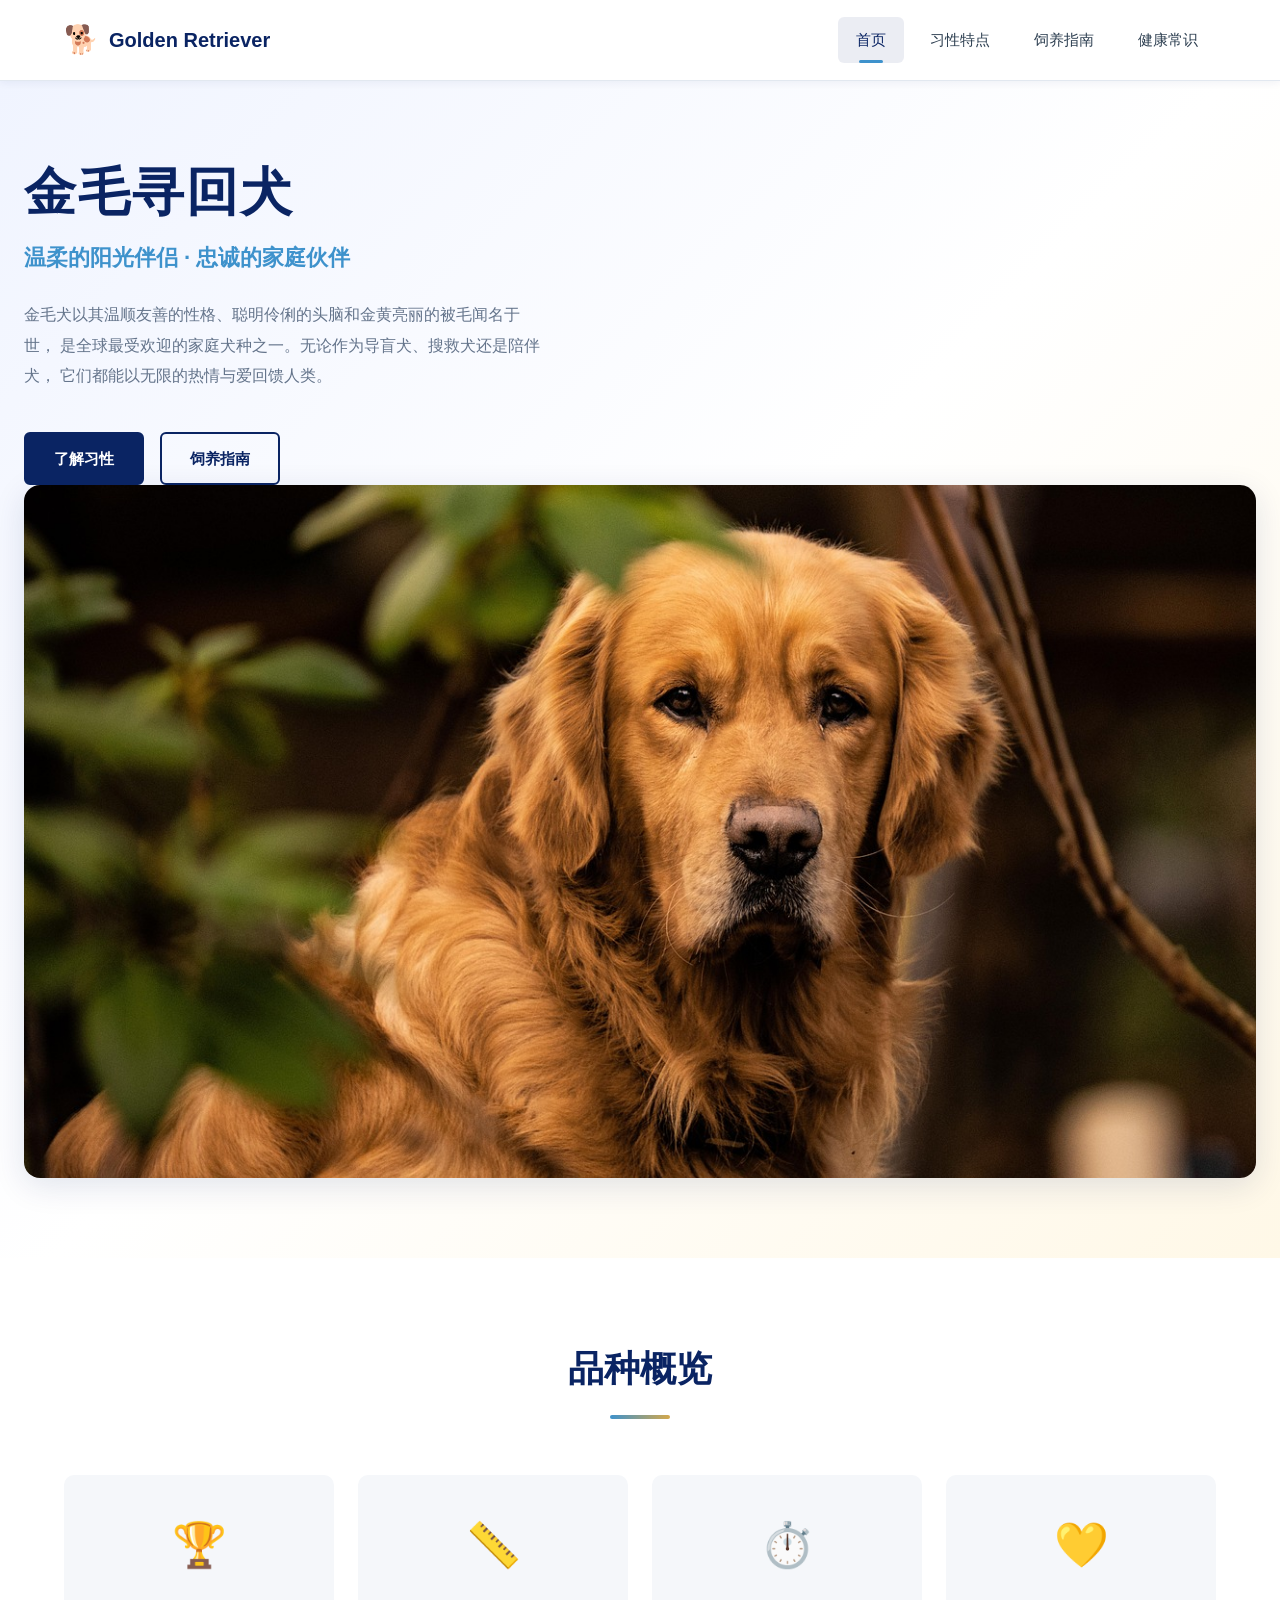
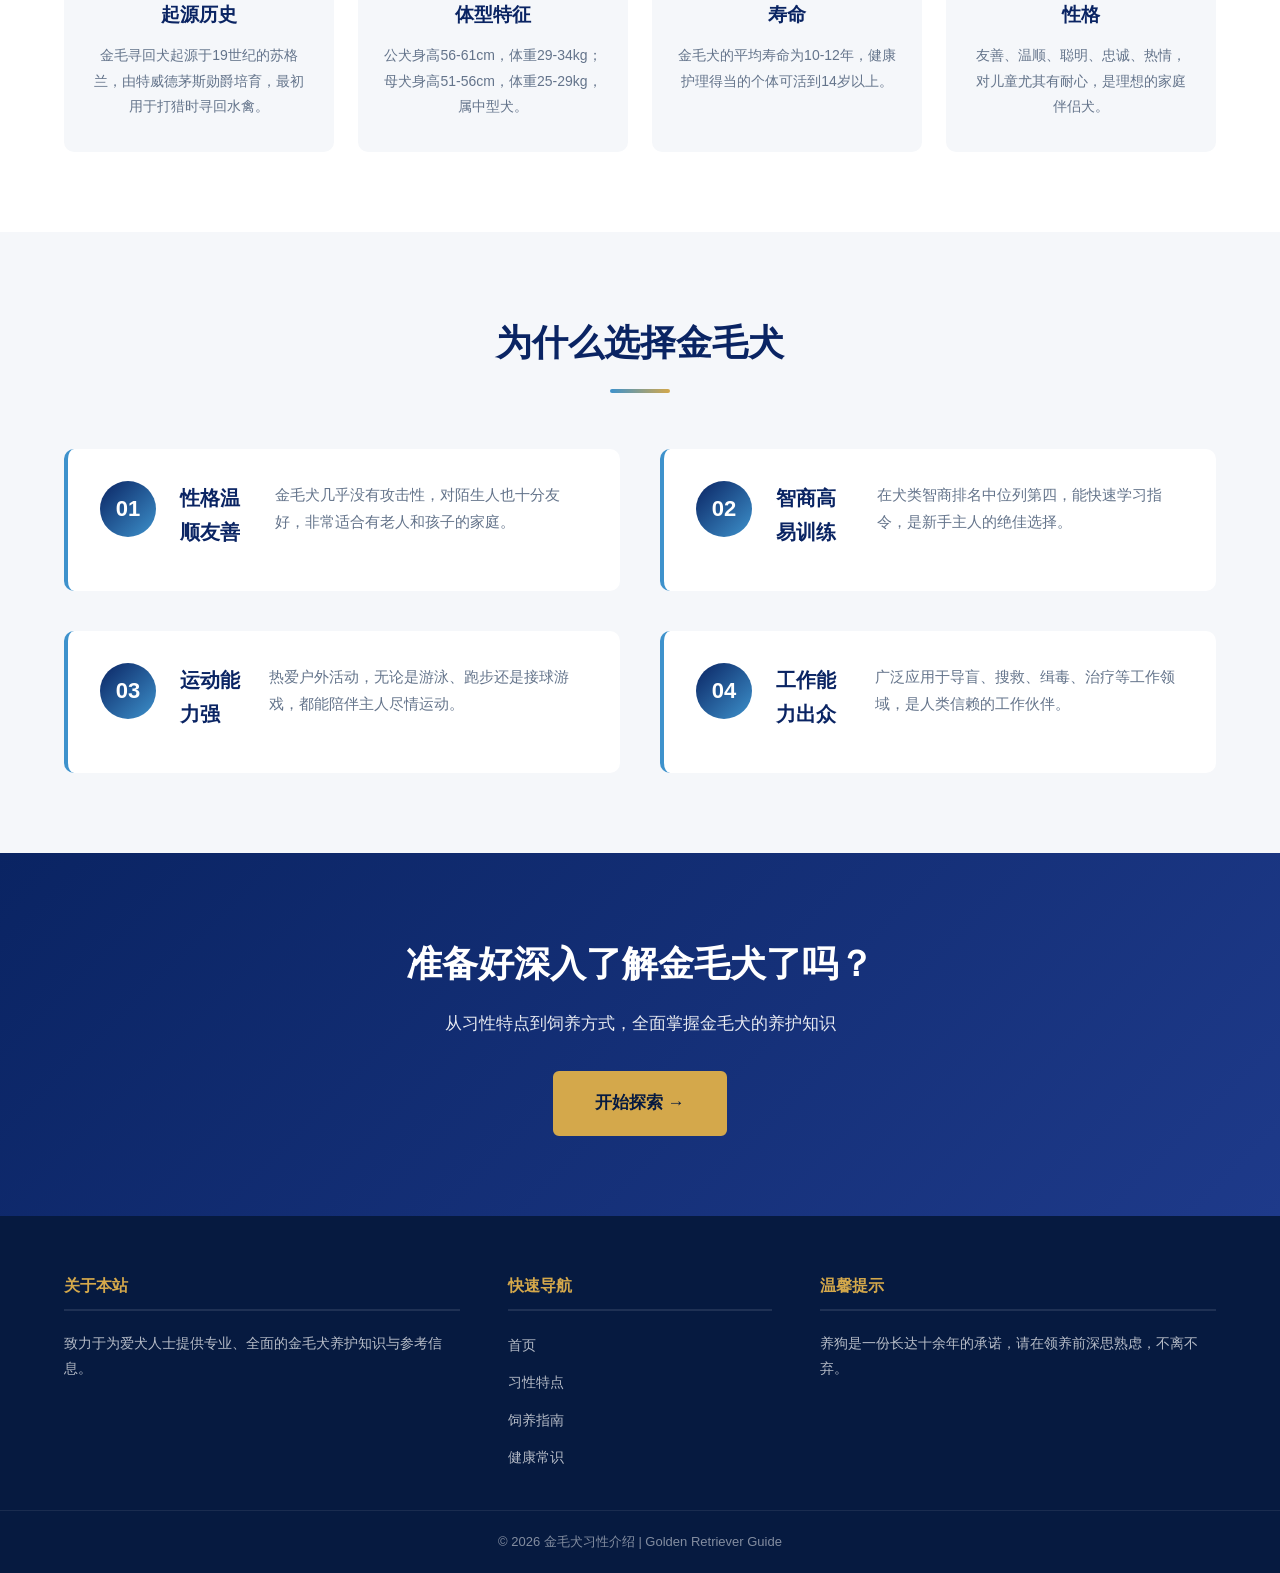
<file: index.html>
<!DOCTYPE html>
<html lang="zh-CN">
<head>
    <meta charset="UTF-8">
    <meta name="viewport" content="width=device-width, initial-scale=1.0">
    <meta name="description" content="金毛犬习性介绍 - 了解这一温顺友善的犬种，探索它们的性格特点、饲养方式与健康常识">
    <meta name="keywords" content="金毛犬,金毛寻回犬,金毛习性,金毛饲养,宠物狗">
    <title>金毛犬习性介绍 | Golden Retriever</title>
    <link rel="stylesheet" href="style.css">
</head>
<body>
    <header class="site-header">
        <nav class="nav-container">
            <a href="index.html" class="logo">
                <span class="logo-icon">🐕</span>
                <span class="logo-text">Golden Retriever</span>
            </a>
            <ul class="nav-menu">
                <li><a href="index.html" class="active">首页</a></li>
                <li><a href="traits.html">习性特点</a></li>
                <li><a href="care.html">饲养指南</a></li>
                <li><a href="health.html">健康常识</a></li>
            </ul>
            <button class="nav-toggle" aria-label="菜单"><span></span><span></span><span></span></button>
        </nav>
    </header>

    <main>
        <section class="hero">
            <div class="hero-content">
                <h1>金毛寻回犬</h1>
                <p class="hero-subtitle">温柔的阳光伴侣 · 忠诚的家庭伙伴</p>
                <p class="hero-desc">
                    金毛犬以其温顺友善的性格、聪明伶俐的头脑和金黄亮丽的被毛闻名于世，
                    是全球最受欢迎的家庭犬种之一。无论作为导盲犬、搜救犬还是陪伴犬，
                    它们都能以无限的热情与爱回馈人类。
                </p>
                <div class="hero-buttons">
                    <a href="traits.html" class="btn btn-primary">了解习性</a>
                    <a href="care.html" class="btn btn-outline">饲养指南</a>
                </div>
            </div>
            <div class="hero-image">
                <img src="golden-home.jpg" alt="金毛犬在公园中">
            </div>
        </section>

        <section class="overview">
            <div class="container">
                <h2 class="section-title">品种概览</h2>
                <div class="overview-grid">
                    <article class="overview-card"><div class="card-icon">🏆</div><h3>起源历史</h3><p>金毛寻回犬起源于19世纪的苏格兰，由特威德茅斯勋爵培育，最初用于打猎时寻回水禽。</p></article>
                    <article class="overview-card"><div class="card-icon">📏</div><h3>体型特征</h3><p>公犬身高56-61cm，体重29-34kg；母犬身高51-56cm，体重25-29kg，属中型犬。</p></article>
                    <article class="overview-card"><div class="card-icon">⏱️</div><h3>寿命</h3><p>金毛犬的平均寿命为10-12年，健康护理得当的个体可活到14岁以上。</p></article>
                    <article class="overview-card"><div class="card-icon">💛</div><h3>性格</h3><p>友善、温顺、聪明、忠诚、热情，对儿童尤其有耐心，是理想的家庭伴侣犬。</p></article>
                </div>
            </div>
        </section>

        <section class="features">
            <div class="container">
                <h2 class="section-title">为什么选择金毛犬</h2>
                <div class="features-wrapper">
                    <div class="feature-item"><div class="feature-num">01</div><h3>性格温顺友善</h3><p>金毛犬几乎没有攻击性，对陌生人也十分友好，非常适合有老人和孩子的家庭。</p></div>
                    <div class="feature-item"><div class="feature-num">02</div><h3>智商高易训练</h3><p>在犬类智商排名中位列第四，能快速学习指令，是新手主人的绝佳选择。</p></div>
                    <div class="feature-item"><div class="feature-num">03</div><h3>运动能力强</h3><p>热爱户外活动，无论是游泳、跑步还是接球游戏，都能陪伴主人尽情运动。</p></div>
                    <div class="feature-item"><div class="feature-num">04</div><h3>工作能力出众</h3><p>广泛应用于导盲、搜救、缉毒、治疗等工作领域，是人类信赖的工作伙伴。</p></div>
                </div>
            </div>
        </section>

        <section class="cta">
            <div class="container cta-content">
                <h2>准备好深入了解金毛犬了吗？</h2>
                <p>从习性特点到饲养方式，全面掌握金毛犬的养护知识</p>
                <a href="traits.html" class="btn btn-primary btn-large">开始探索 →</a>
            </div>
        </section>
    </main>

    <footer class="site-footer">
        <div class="container footer-content">
            <div class="footer-col"><h4>关于本站</h4><p>致力于为爱犬人士提供专业、全面的金毛犬养护知识与参考信息。</p></div>
            <div class="footer-col"><h4>快速导航</h4><ul><li><a href="index.html">首页</a></li><li><a href="traits.html">习性特点</a></li><li><a href="care.html">饲养指南</a></li><li><a href="health.html">健康常识</a></li></ul></div>
            <div class="footer-col"><h4>温馨提示</h4><p>养狗是一份长达十余年的承诺，请在领养前深思熟虑，不离不弃。</p></div>
        </div>
        <div class="footer-bottom"><p>&copy; 2026 金毛犬习性介绍 | Golden Retriever Guide</p></div>
    </footer>
    <script src="main.js"></script>
</body>
</html>
</file>
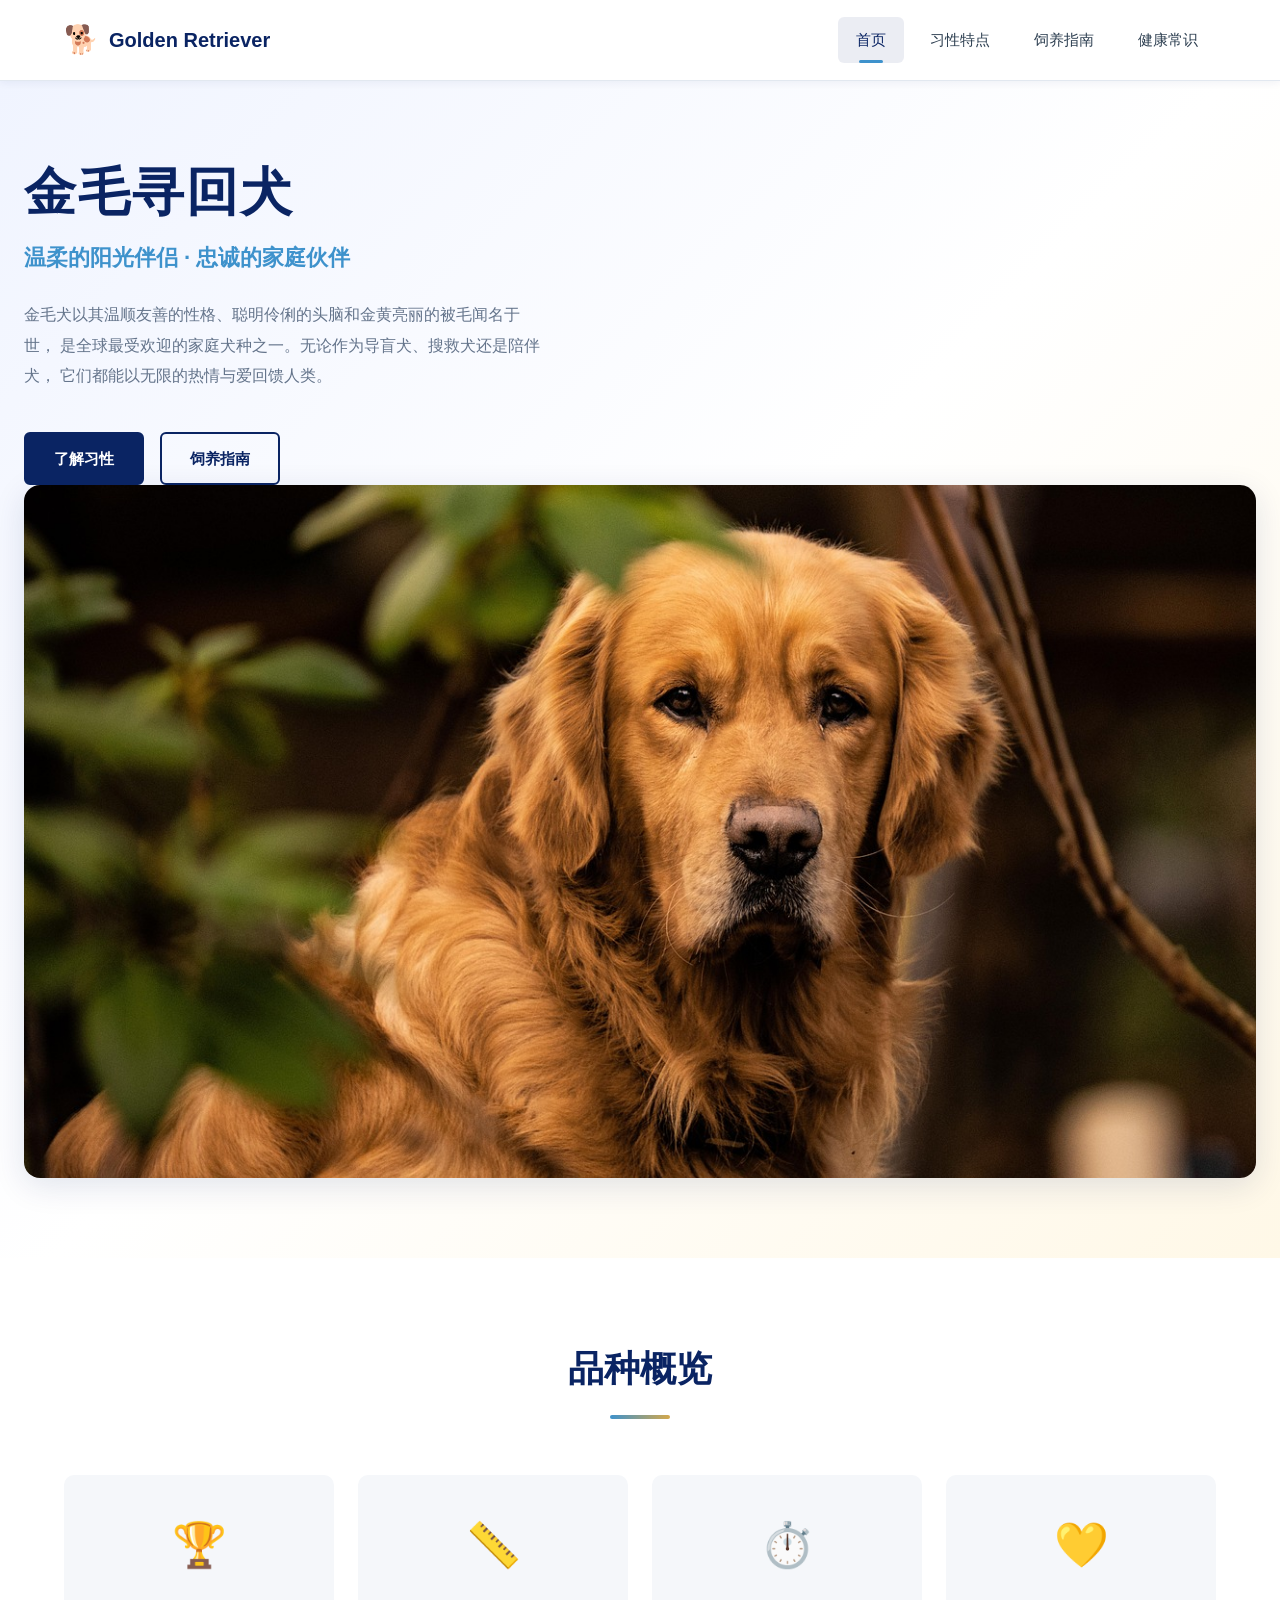
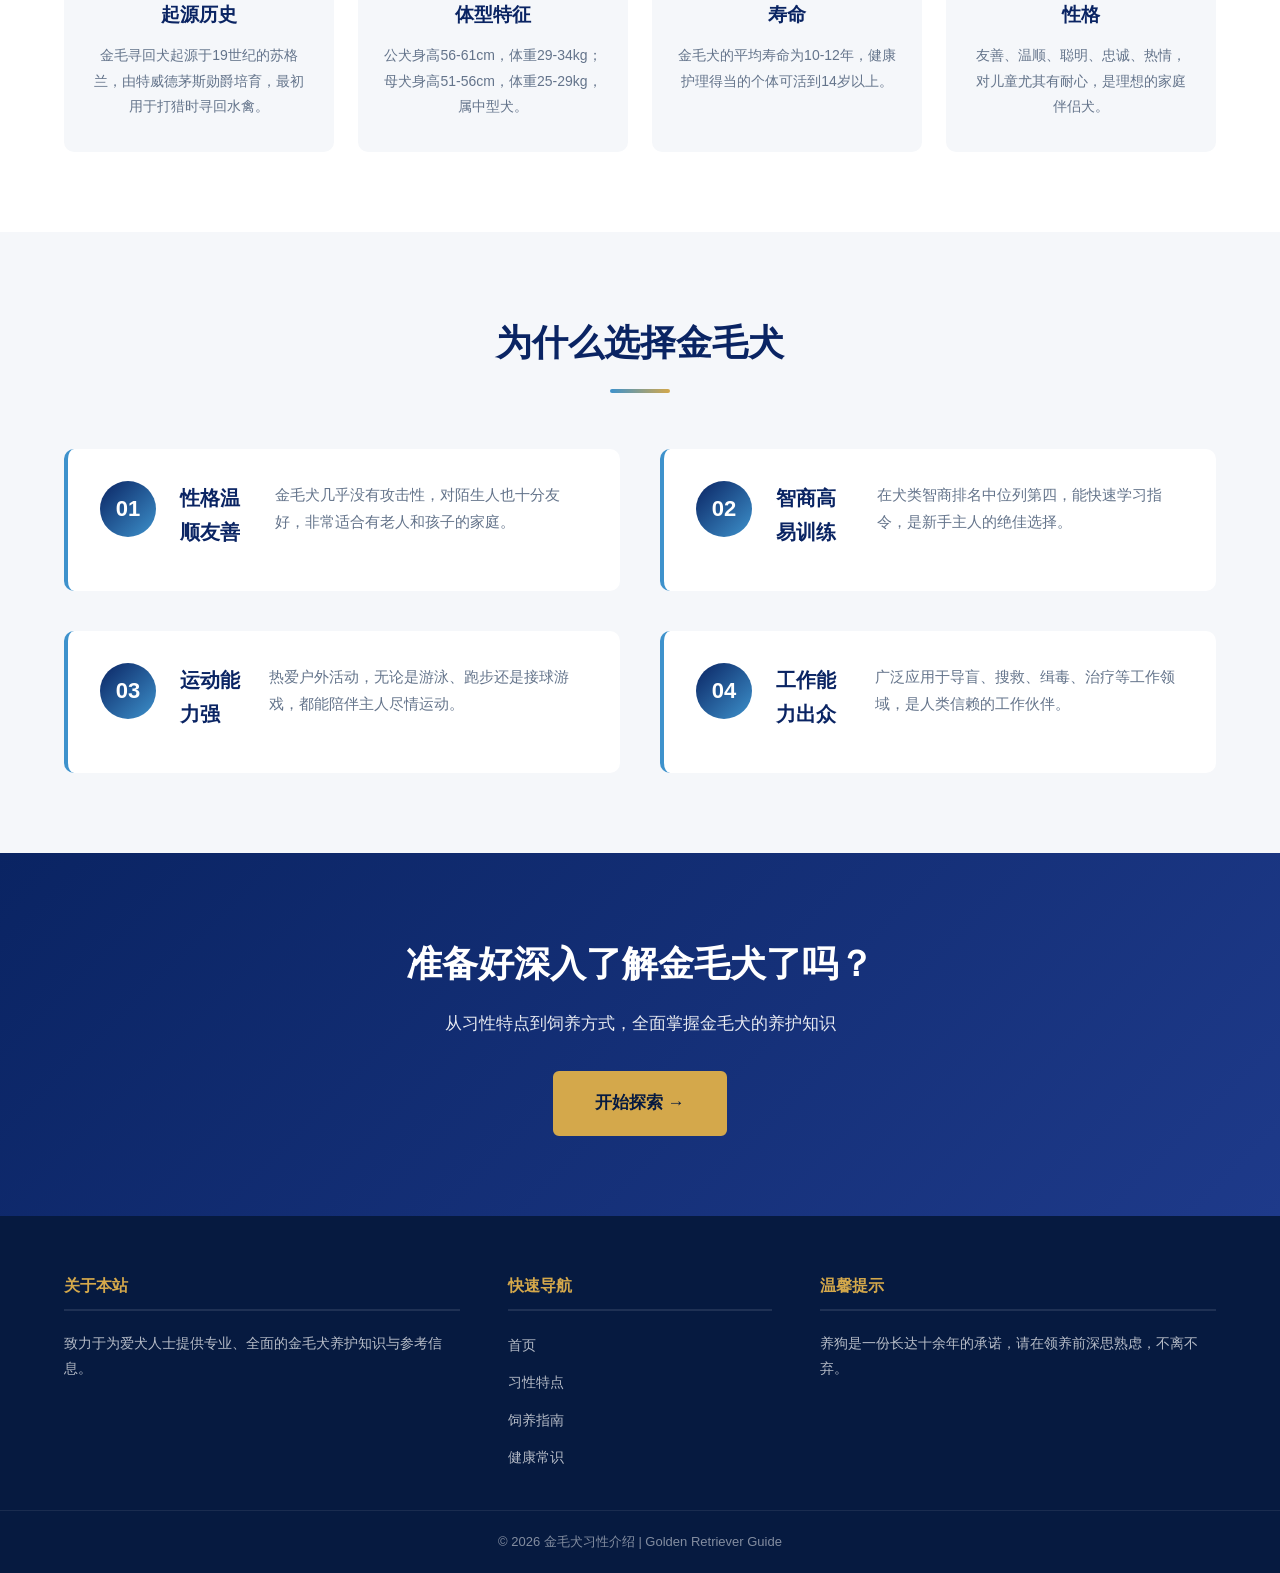
<file: golden-retriever/index.html>
<!DOCTYPE html>
<html lang="zh-CN">
<head>
    <meta charset="UTF-8">
    <meta name="viewport" content="width=device-width, initial-scale=1.0">
    <meta name="description" content="金毛犬习性介绍 - 了解这一温顺友善的犬种，探索它们的性格特点、饲养方式与健康常识">
    <meta name="keywords" content="金毛犬,金毛寻回犬,金毛习性,金毛饲养,宠物狗">
    <title>金毛犬习性介绍 | Golden Retriever</title>
    <link rel="stylesheet" href="css/style.css">
</head>
<body>
    <header class="site-header">
        <nav class="nav-container">
            <a href="index.html" class="logo">
                <span class="logo-icon">🐕</span>
                <span class="logo-text">Golden Retriever</span>
            </a>
            <ul class="nav-menu">
                <li><a href="index.html" class="active">首页</a></li>
                <li><a href="traits.html">习性特点</a></li>
                <li><a href="care.html">饲养指南</a></li>
                <li><a href="health.html">健康常识</a></li>
            </ul>
            <button class="nav-toggle" aria-label="菜单"><span></span><span></span><span></span></button>
        </nav>
    </header>

    <main>
        <section class="hero">
            <div class="hero-content">
                <h1>金毛寻回犬</h1>
                <p class="hero-subtitle">温柔的阳光伴侣 · 忠诚的家庭伙伴</p>
                <p class="hero-desc">
                    金毛犬以其温顺友善的性格、聪明伶俐的头脑和金黄亮丽的被毛闻名于世，
                    是全球最受欢迎的家庭犬种之一。无论作为导盲犬、搜救犬还是陪伴犬，
                    它们都能以无限的热情与爱回馈人类。
                </p>
                <div class="hero-buttons">
                    <a href="traits.html" class="btn btn-primary">了解习性</a>
                    <a href="care.html" class="btn btn-outline">饲养指南</a>
                </div>
            </div>
            <div class="hero-image">
                <img src="images/golden-home.jpg" alt="金毛犬在公园中">
            </div>
        </section>

        <section class="overview">
            <div class="container">
                <h2 class="section-title">品种概览</h2>
                <div class="overview-grid">
                    <article class="overview-card"><div class="card-icon">🏆</div><h3>起源历史</h3><p>金毛寻回犬起源于19世纪的苏格兰，由特威德茅斯勋爵培育，最初用于打猎时寻回水禽。</p></article>
                    <article class="overview-card"><div class="card-icon">📏</div><h3>体型特征</h3><p>公犬身高56-61cm，体重29-34kg；母犬身高51-56cm，体重25-29kg，属中型犬。</p></article>
                    <article class="overview-card"><div class="card-icon">⏱️</div><h3>寿命</h3><p>金毛犬的平均寿命为10-12年，健康护理得当的个体可活到14岁以上。</p></article>
                    <article class="overview-card"><div class="card-icon">💛</div><h3>性格</h3><p>友善、温顺、聪明、忠诚、热情，对儿童尤其有耐心，是理想的家庭伴侣犬。</p></article>
                </div>
            </div>
        </section>

        <section class="features">
            <div class="container">
                <h2 class="section-title">为什么选择金毛犬</h2>
                <div class="features-wrapper">
                    <div class="feature-item"><div class="feature-num">01</div><h3>性格温顺友善</h3><p>金毛犬几乎没有攻击性，对陌生人也十分友好，非常适合有老人和孩子的家庭。</p></div>
                    <div class="feature-item"><div class="feature-num">02</div><h3>智商高易训练</h3><p>在犬类智商排名中位列第四，能快速学习指令，是新手主人的绝佳选择。</p></div>
                    <div class="feature-item"><div class="feature-num">03</div><h3>运动能力强</h3><p>热爱户外活动，无论是游泳、跑步还是接球游戏，都能陪伴主人尽情运动。</p></div>
                    <div class="feature-item"><div class="feature-num">04</div><h3>工作能力出众</h3><p>广泛应用于导盲、搜救、缉毒、治疗等工作领域，是人类信赖的工作伙伴。</p></div>
                </div>
            </div>
        </section>

        <section class="cta">
            <div class="container cta-content">
                <h2>准备好深入了解金毛犬了吗？</h2>
                <p>从习性特点到饲养方式，全面掌握金毛犬的养护知识</p>
                <a href="traits.html" class="btn btn-primary btn-large">开始探索 →</a>
            </div>
        </section>
    </main>

    <footer class="site-footer">
        <div class="container footer-content">
            <div class="footer-col"><h4>关于本站</h4><p>致力于为爱犬人士提供专业、全面的金毛犬养护知识与参考信息。</p></div>
            <div class="footer-col"><h4>快速导航</h4><ul><li><a href="index.html">首页</a></li><li><a href="traits.html">习性特点</a></li><li><a href="care.html">饲养指南</a></li><li><a href="health.html">健康常识</a></li></ul></div>
            <div class="footer-col"><h4>温馨提示</h4><p>养狗是一份长达十余年的承诺，请在领养前深思熟虑，不离不弃。</p></div>
        </div>
        <div class="footer-bottom"><p>&copy; 2026 金毛犬习性介绍 | Golden Retriever Guide</p></div>
    </footer>
    <script src="js/main.js"></script>
</body>
</html>
</file>
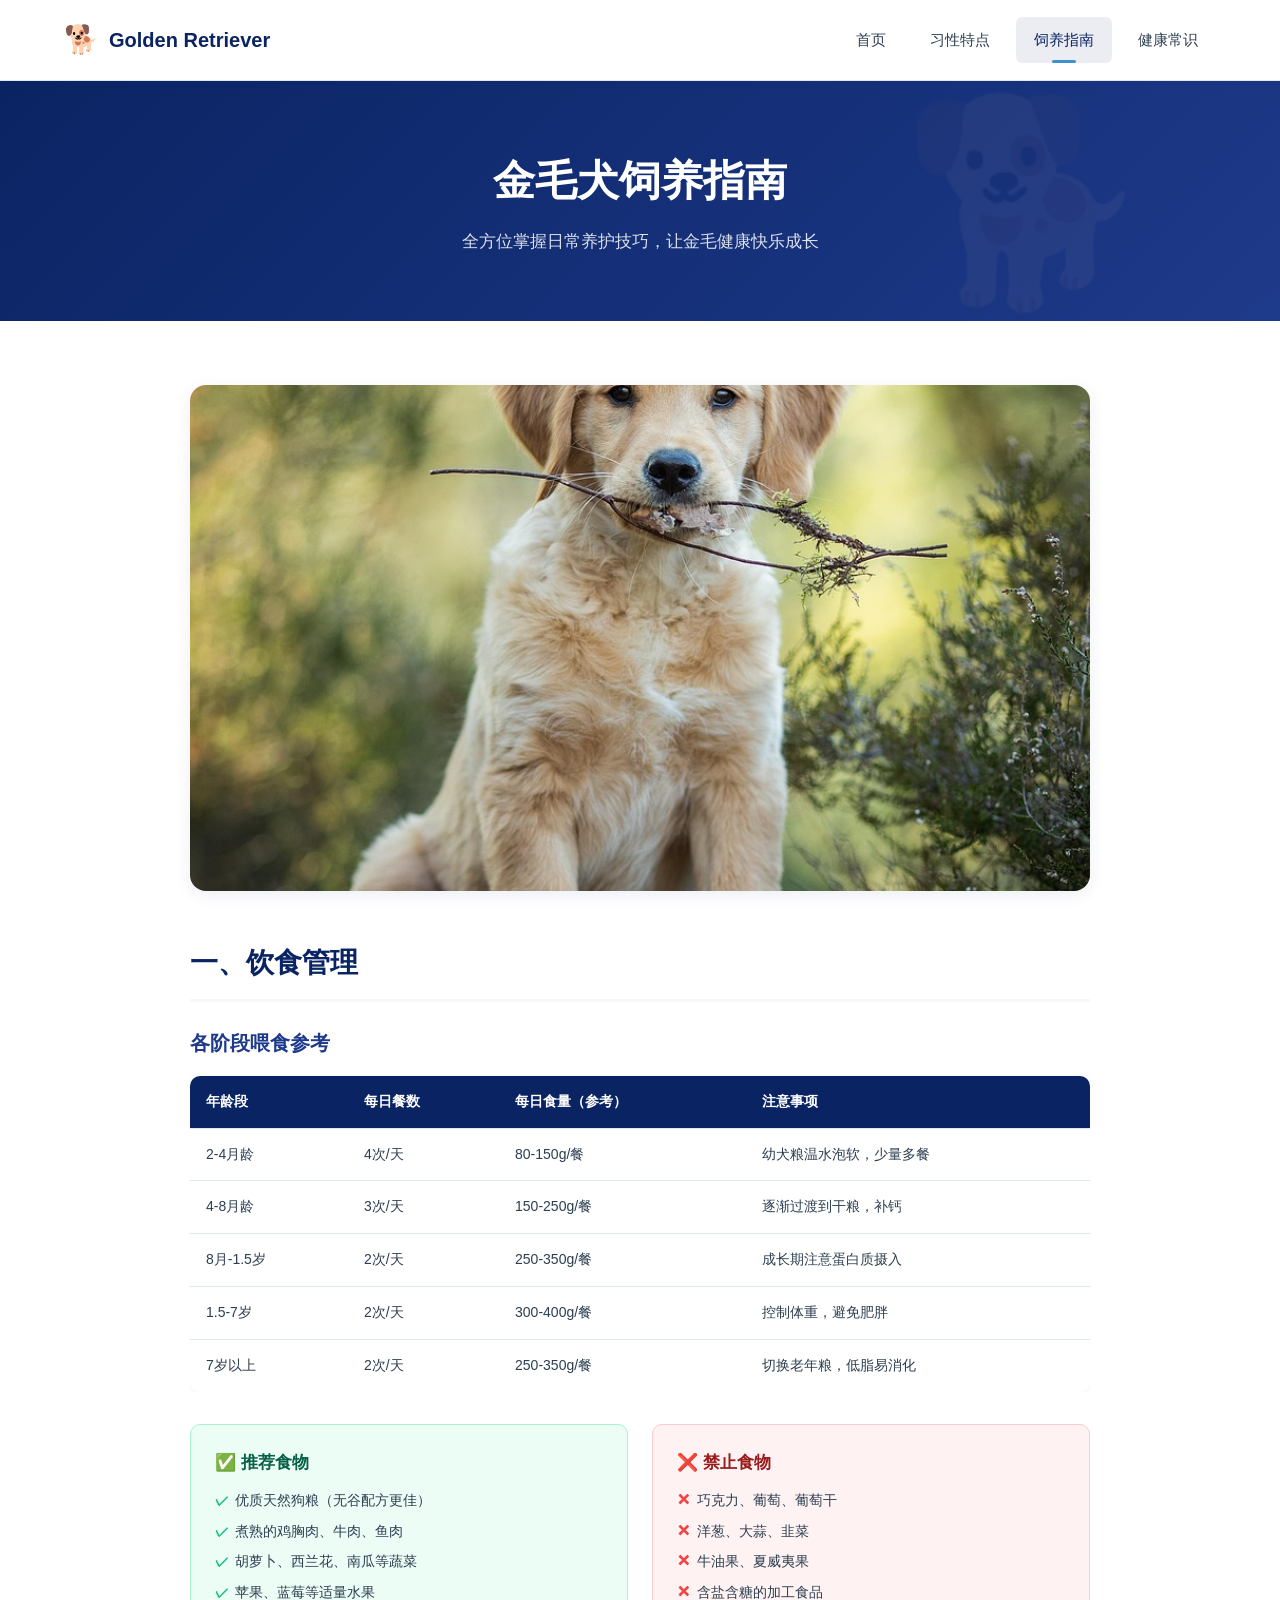
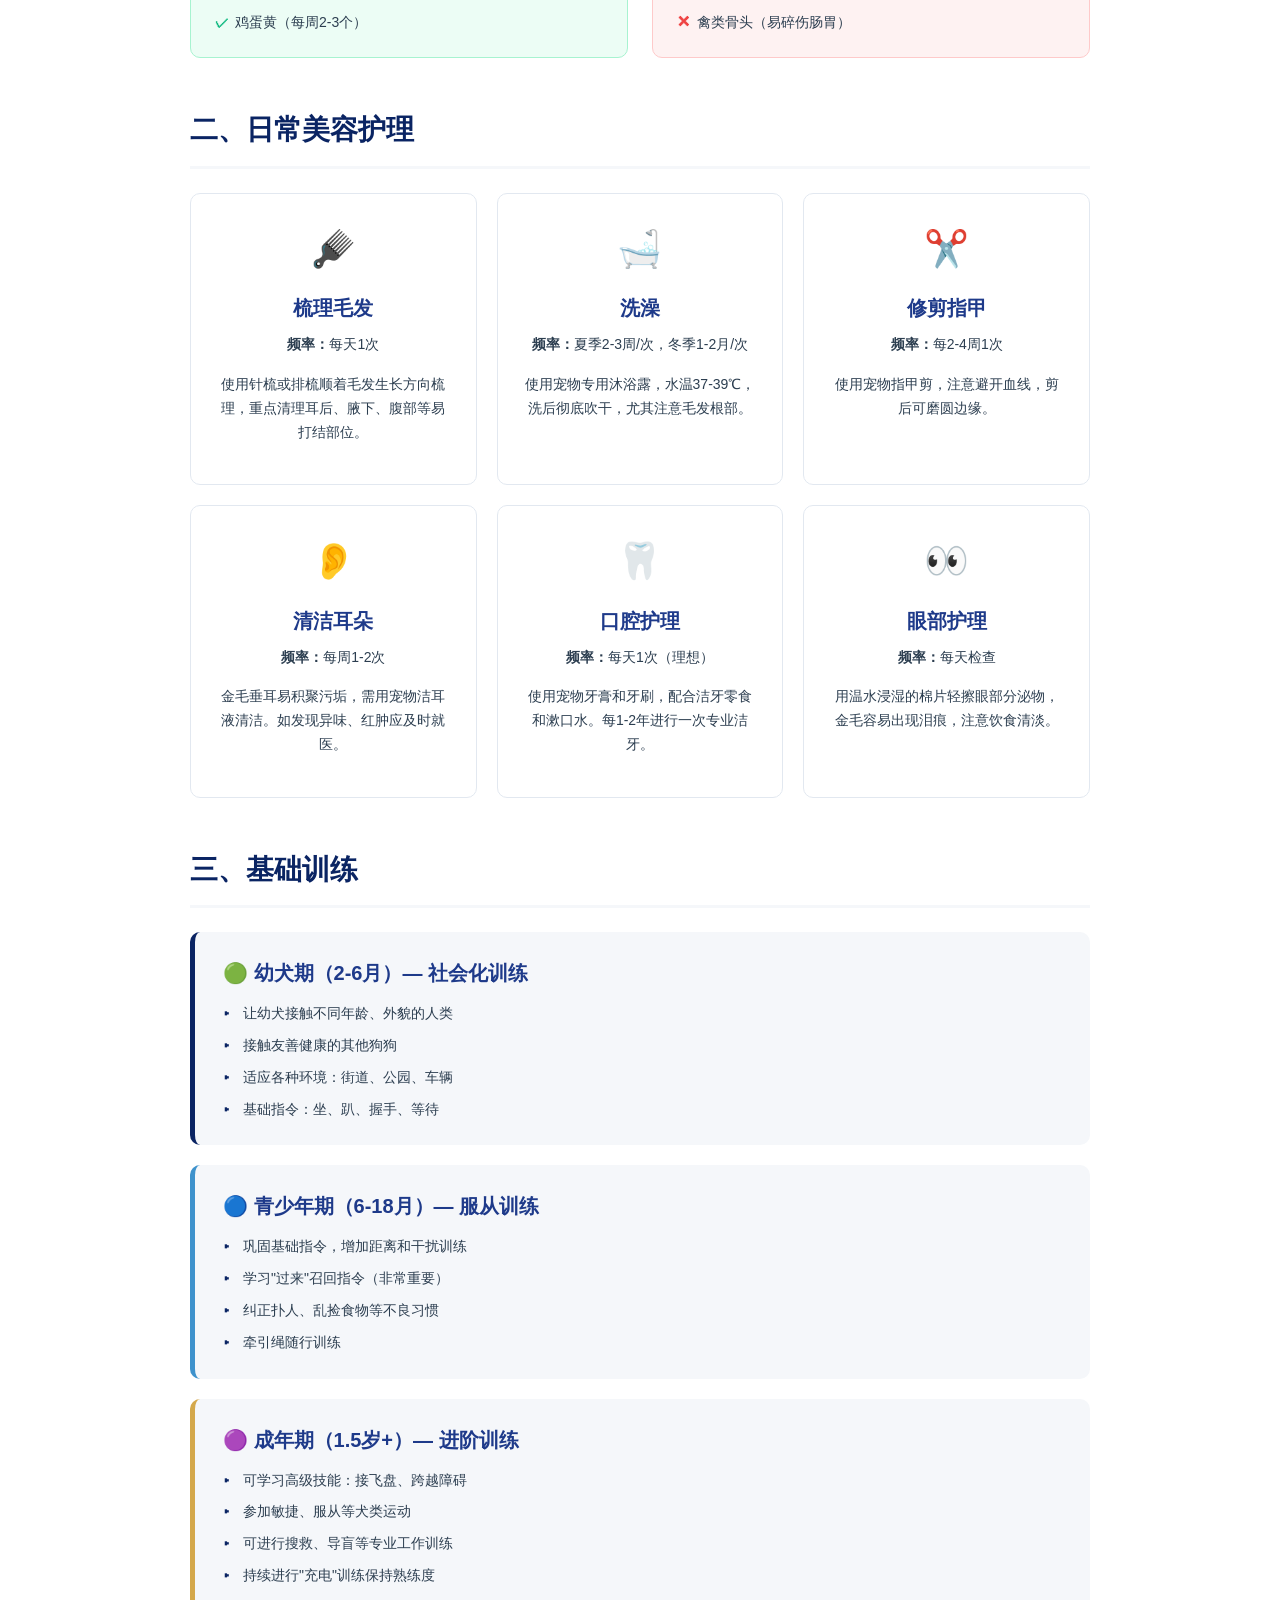
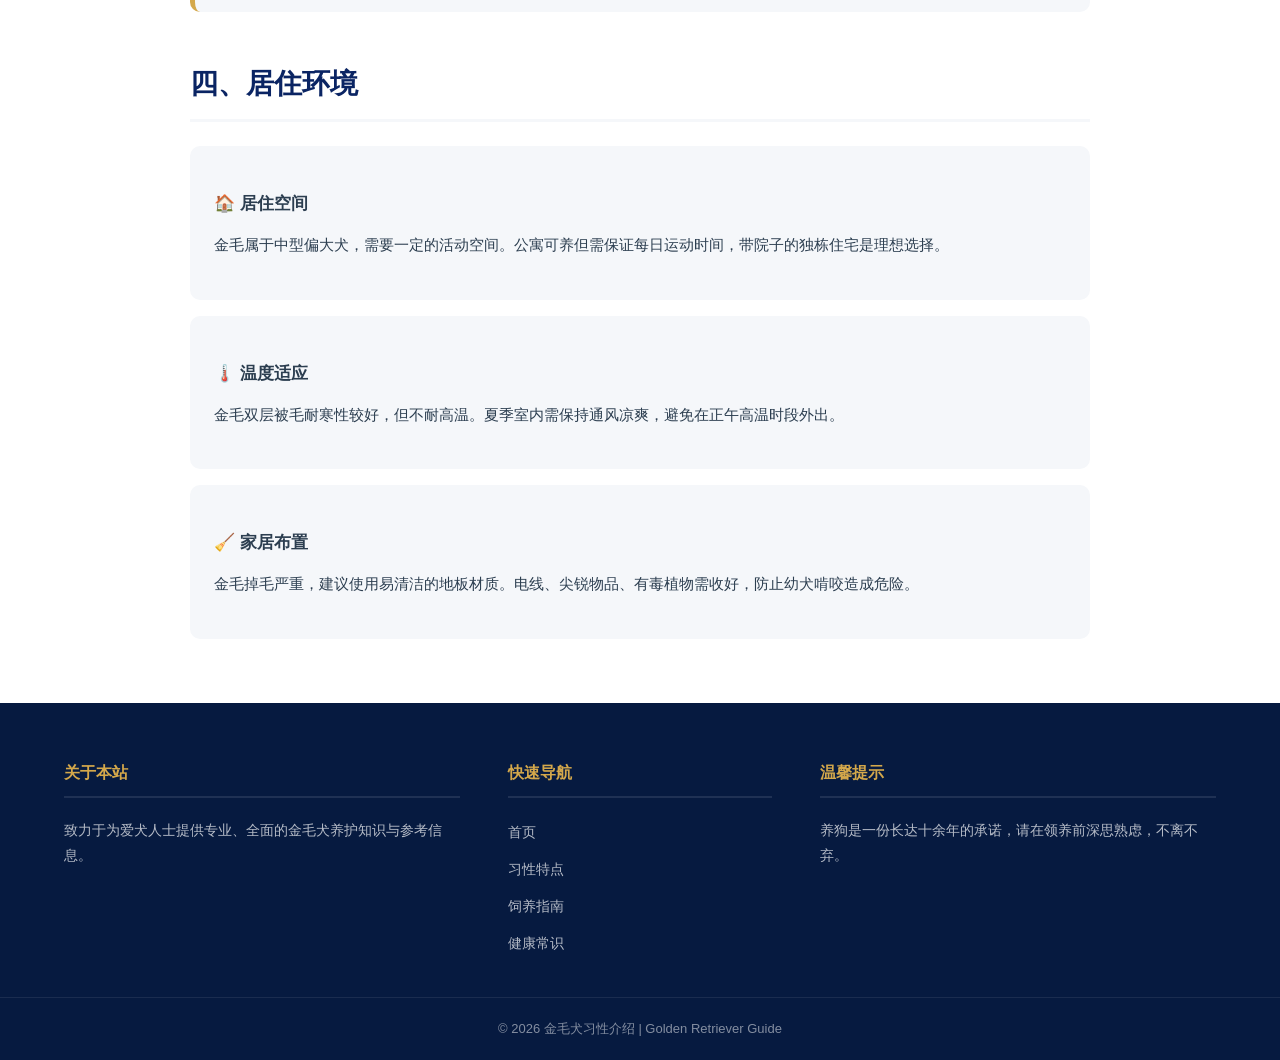
<file: care.html>
<!DOCTYPE html>
<html lang="zh-CN">
<head>
    <meta charset="UTF-8">
    <meta name="viewport" content="width=device-width, initial-scale=1.0">
    <meta name="description" content="金毛犬饲养指南 - 饮食、美容、训练、居住环境等全方位养护知识">
    <title>饲养指南 | 金毛犬习性介绍</title>
    <link rel="stylesheet" href="style.css">
</head>
<body>
    <header class="site-header">
        <nav class="nav-container">
            <a href="index.html" class="logo"><span class="logo-icon">🐕</span><span class="logo-text">Golden Retriever</span></a>
            <ul class="nav-menu">
                <li><a href="index.html">首页</a></li>
                <li><a href="traits.html">习性特点</a></li>
                <li><a href="care.html" class="active">饲养指南</a></li>
                <li><a href="health.html">健康常识</a></li>
            </ul>
            <button class="nav-toggle" aria-label="菜单"><span></span><span></span><span></span></button>
        </nav>
    </header>

    <main>
        <section class="page-header"><div class="container"><h1>金毛犬饲养指南</h1><p class="page-subtitle">全方位掌握日常养护技巧，让金毛健康快乐成长</p></div></section>

        <section class="content-section">
            <div class="container">
                <article class="article-content">
                    <div class="article-image"><img src="golden-care.jpg" alt="金毛犬正在被梳理毛发"></div>

                    <h2>一、饮食管理</h2>
                    <div class="diet-section">
                        <div class="diet-table"><h3>各阶段喂食参考</h3>
                            <table>
                                <thead><tr><th>年龄段</th><th>每日餐数</th><th>每日食量（参考）</th><th>注意事项</th></tr></thead>
                                <tbody>
                                    <tr><td>2-4月龄</td><td>4次/天</td><td>80-150g/餐</td><td>幼犬粮温水泡软，少量多餐</td></tr>
                                    <tr><td>4-8月龄</td><td>3次/天</td><td>150-250g/餐</td><td>逐渐过渡到干粮，补钙</td></tr>
                                    <tr><td>8月-1.5岁</td><td>2次/天</td><td>250-350g/餐</td><td>成长期注意蛋白质摄入</td></tr>
                                    <tr><td>1.5-7岁</td><td>2次/天</td><td>300-400g/餐</td><td>控制体重，避免肥胖</td></tr>
                                    <tr><td>7岁以上</td><td>2次/天</td><td>250-350g/餐</td><td>切换老年粮，低脂易消化</td></tr>
                                </tbody>
                            </table>
                        </div>
                        <div class="food-tips">
                            <div class="tip-good"><h4>✅ 推荐食物</h4><ul><li>优质天然狗粮（无谷配方更佳）</li><li>煮熟的鸡胸肉、牛肉、鱼肉</li><li>胡萝卜、西兰花、南瓜等蔬菜</li><li>苹果、蓝莓等适量水果</li><li>鸡蛋黄（每周2-3个）</li></ul></div>
                            <div class="tip-bad"><h4>❌ 禁止食物</h4><ul><li>巧克力、葡萄、葡萄干</li><li>洋葱、大蒜、韭菜</li><li>牛油果、夏威夷果</li><li>含盐含糖的加工食品</li><li>禽类骨头（易碎伤肠胃）</li></ul></div>
                        </div>
                    </div>

                    <h2>二、日常美容护理</h2>
                    <div class="grooming-grid">
                        <div class="groom-card"><div class="groom-icon">🪮</div><h3>梳理毛发</h3><p><strong>频率：</strong>每天1次</p><p>使用针梳或排梳顺着毛发生长方向梳理，重点清理耳后、腋下、腹部等易打结部位。</p></div>
                        <div class="groom-card"><div class="groom-icon">🛁</div><h3>洗澡</h3><p><strong>频率：</strong>夏季2-3周/次，冬季1-2月/次</p><p>使用宠物专用沐浴露，水温37-39℃，洗后彻底吹干，尤其注意毛发根部。</p></div>
                        <div class="groom-card"><div class="groom-icon">✂️</div><h3>修剪指甲</h3><p><strong>频率：</strong>每2-4周1次</p><p>使用宠物指甲剪，注意避开血线，剪后可磨圆边缘。</p></div>
                        <div class="groom-card"><div class="groom-icon">👂</div><h3>清洁耳朵</h3><p><strong>频率：</strong>每周1-2次</p><p>金毛垂耳易积聚污垢，需用宠物洁耳液清洁。如发现异味、红肿应及时就医。</p></div>
                        <div class="groom-card"><div class="groom-icon">🦷</div><h3>口腔护理</h3><p><strong>频率：</strong>每天1次（理想）</p><p>使用宠物牙膏和牙刷，配合洁牙零食和漱口水。每1-2年进行一次专业洁牙。</p></div>
                        <div class="groom-card"><div class="groom-icon">👀</div><h3>眼部护理</h3><p><strong>频率：</strong>每天检查</p><p>用温水浸湿的棉片轻擦眼部分泌物，金毛容易出现泪痕，注意饮食清淡。</p></div>
                    </div>

                    <h2>三、基础训练</h2>
                    <div class="training-section">
                        <div class="training-card"><h3>🟢 幼犬期（2-6月）— 社会化训练</h3><ul><li>让幼犬接触不同年龄、外貌的人类</li><li>接触友善健康的其他狗狗</li><li>适应各种环境：街道、公园、车辆</li><li>基础指令：坐、趴、握手、等待</li></ul></div>
                        <div class="training-card"><h3>🔵 青少年期（6-18月）— 服从训练</h3><ul><li>巩固基础指令，增加距离和干扰训练</li><li>学习"过来"召回指令（非常重要）</li><li>纠正扑人、乱捡食物等不良习惯</li><li>牵引绳随行训练</li></ul></div>
                        <div class="training-card"><h3>🟣 成年期（1.5岁+）— 进阶训练</h3><ul><li>可学习高级技能：接飞盘、跨越障碍</li><li>参加敏捷、服从等犬类运动</li><li>可进行搜救、导盲等专业工作训练</li><li>持续进行"充电"训练保持熟练度</li></ul></div>
                    </div>

                    <h2>四、居住环境</h2>
                    <div class="environment-info">
                        <div class="env-item"><h4>🏠 居住空间</h4><p>金毛属于中型偏大犬，需要一定的活动空间。公寓可养但需保证每日运动时间，带院子的独栋住宅是理想选择。</p></div>
                        <div class="env-item"><h4>🌡️ 温度适应</h4><p>金毛双层被毛耐寒性较好，但不耐高温。夏季室内需保持通风凉爽，避免在正午高温时段外出。</p></div>
                        <div class="env-item"><h4>🧹 家居布置</h4><p>金毛掉毛严重，建议使用易清洁的地板材质。电线、尖锐物品、有毒植物需收好，防止幼犬啃咬造成危险。</p></div>
                    </div>
                </article>
            </div>
        </section>
    </main>

    <footer class="site-footer">
        <div class="container footer-content">
            <div class="footer-col"><h4>关于本站</h4><p>致力于为爱犬人士提供专业、全面的金毛犬养护知识与参考信息。</p></div>
            <div class="footer-col"><h4>快速导航</h4><ul><li><a href="index.html">首页</a></li><li><a href="traits.html">习性特点</a></li><li><a href="care.html">饲养指南</a></li><li><a href="health.html">健康常识</a></li></ul></div>
            <div class="footer-col"><h4>温馨提示</h4><p>养狗是一份长达十余年的承诺，请在领养前深思熟虑，不离不弃。</p></div>
        </div>
        <div class="footer-bottom"><p>&copy; 2026 金毛犬习性介绍 | Golden Retriever Guide</p></div>
    </footer>
    <script src="main.js"></script>
</body>
</html>
</file>
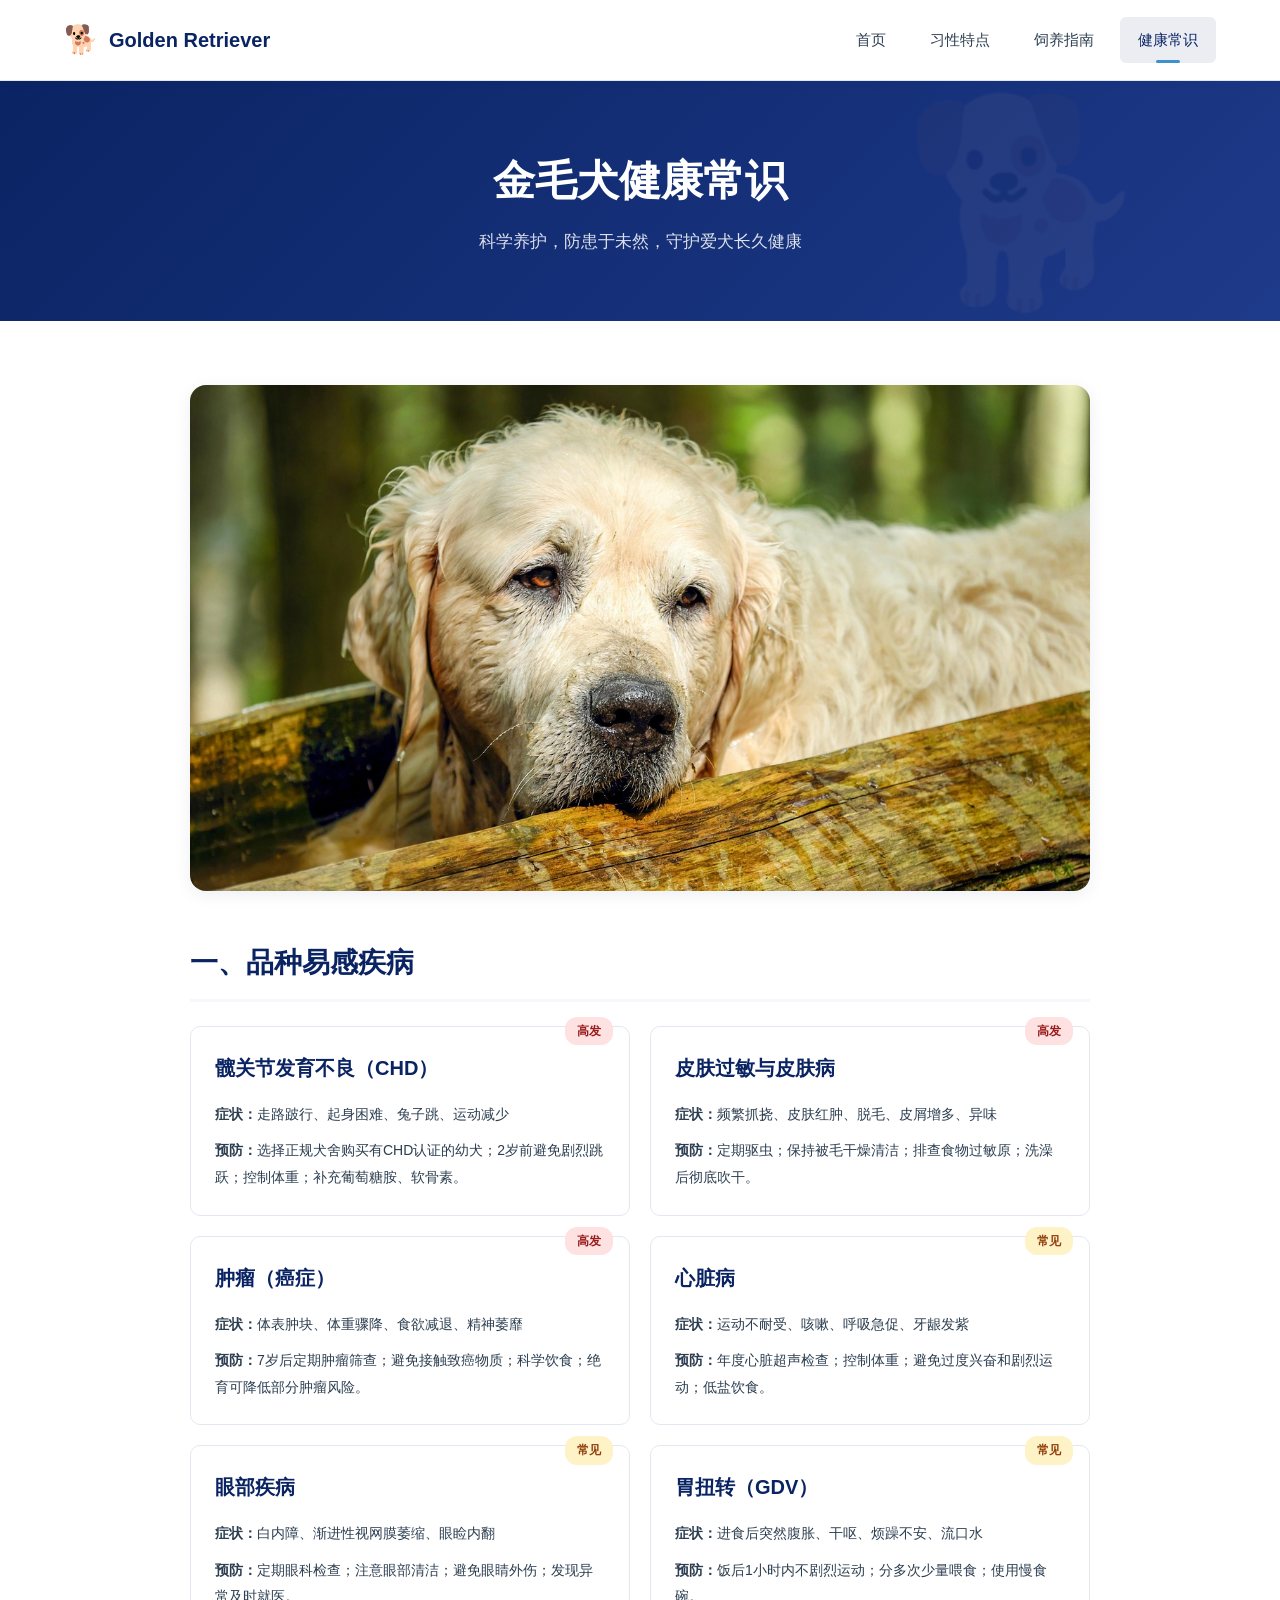
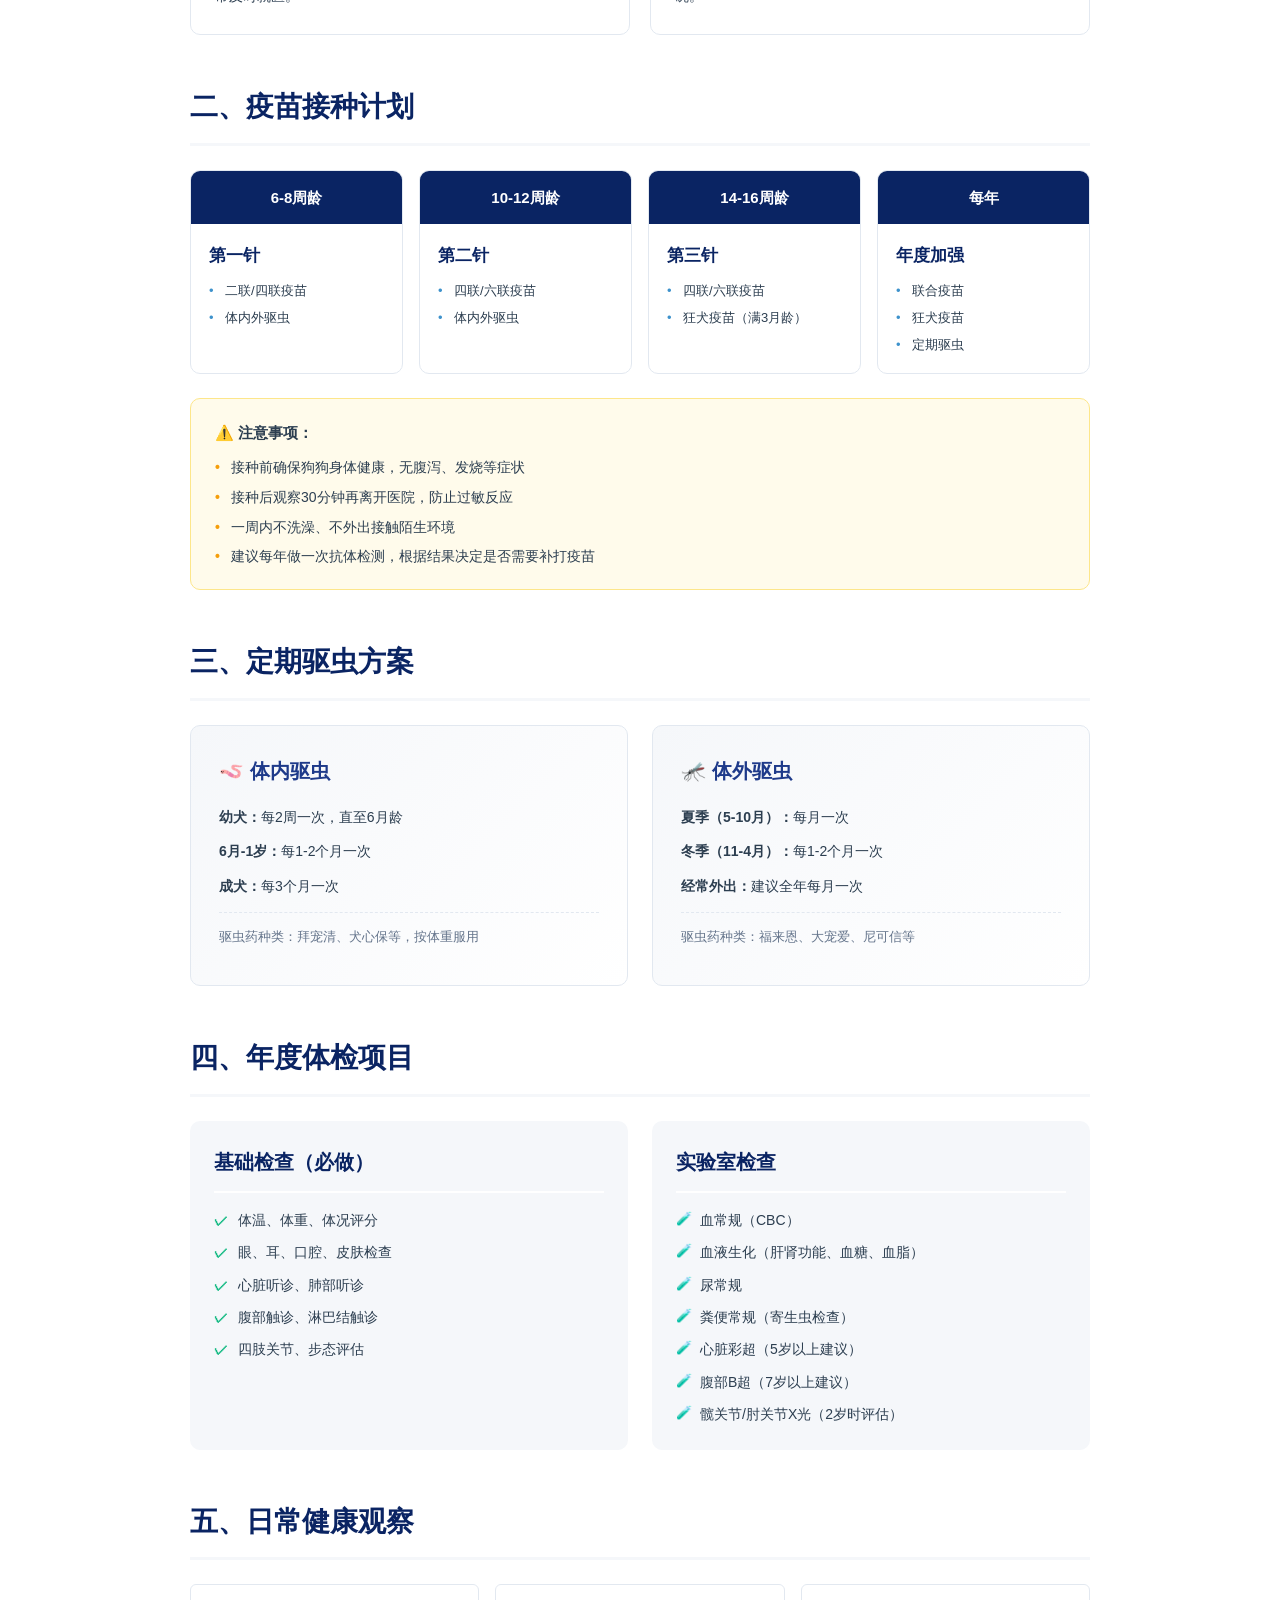
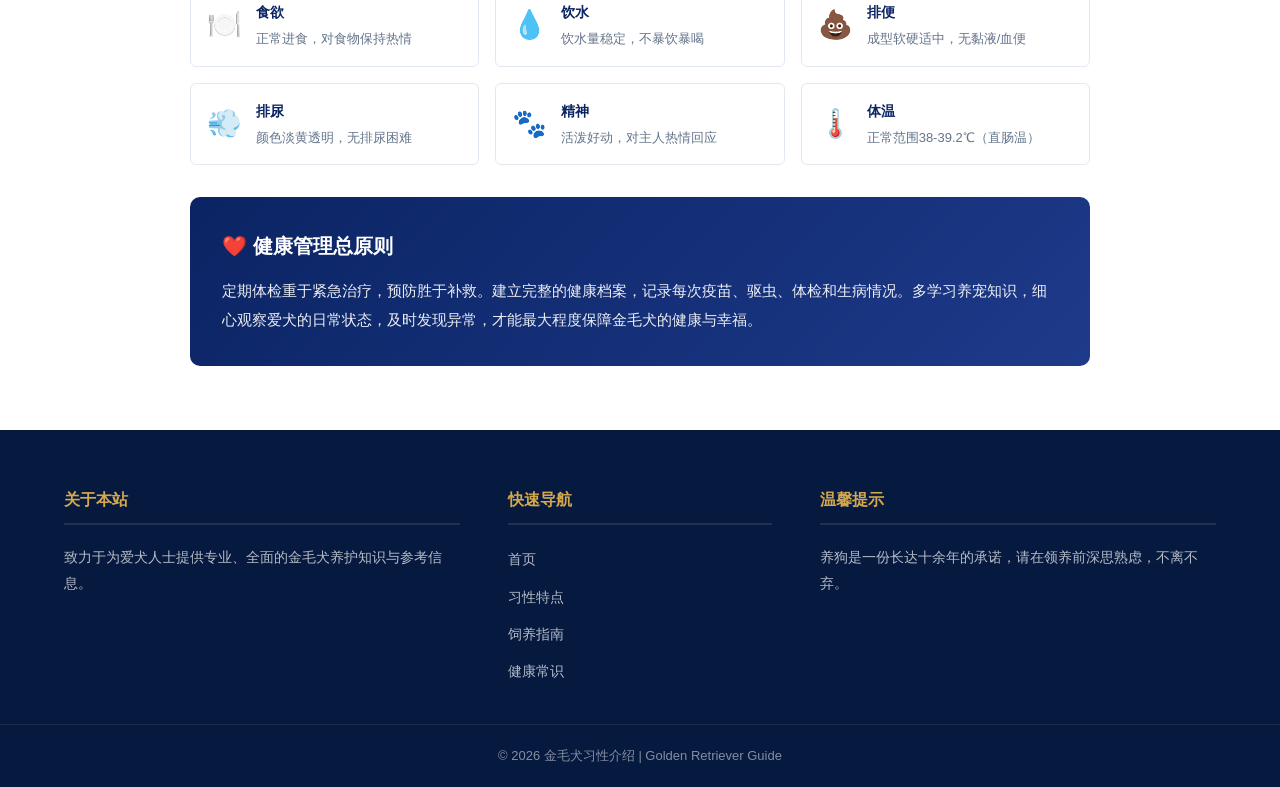
<file: health.html>
<!DOCTYPE html>
<html lang="zh-CN">
<head>
    <meta charset="UTF-8">
    <meta name="viewport" content="width=device-width, initial-scale=1.0">
    <meta name="description" content="金毛犬健康常识 - 常见疾病预防、疫苗接种、体检项目、急救知识">
    <title>健康常识 | 金毛犬习性介绍</title>
    <link rel="stylesheet" href="style.css">
</head>
<body>
    <header class="site-header">
        <nav class="nav-container">
            <a href="index.html" class="logo"><span class="logo-icon">🐕</span><span class="logo-text">Golden Retriever</span></a>
            <ul class="nav-menu">
                <li><a href="index.html">首页</a></li>
                <li><a href="traits.html">习性特点</a></li>
                <li><a href="care.html">饲养指南</a></li>
                <li><a href="health.html" class="active">健康常识</a></li>
            </ul>
            <button class="nav-toggle" aria-label="菜单"><span></span><span></span><span></span></button>
        </nav>
    </header>

    <main>
        <section class="page-header"><div class="container"><h1>金毛犬健康常识</h1><p class="page-subtitle">科学养护，防患于未然，守护爱犬长久健康</p></div></section>

        <section class="content-section">
            <div class="container">
                <article class="article-content">
                    <div class="article-image"><img src="golden-health.jpg" alt="金毛犬健康特写"></div>

                    <h2>一、品种易感疾病</h2>
                    <div class="disease-grid">
                        <div class="disease-card"><div class="disease-tag high-risk">高发</div><h3>髋关节发育不良（CHD）</h3><p><strong>症状：</strong>走路跛行、起身困难、兔子跳、运动减少</p><p><strong>预防：</strong>选择正规犬舍购买有CHD认证的幼犬；2岁前避免剧烈跳跃；控制体重；补充葡萄糖胺、软骨素。</p></div>
                        <div class="disease-card"><div class="disease-tag high-risk">高发</div><h3>皮肤过敏与皮肤病</h3><p><strong>症状：</strong>频繁抓挠、皮肤红肿、脱毛、皮屑增多、异味</p><p><strong>预防：</strong>定期驱虫；保持被毛干燥清洁；排查食物过敏原；洗澡后彻底吹干。</p></div>
                        <div class="disease-card"><div class="disease-tag high-risk">高发</div><h3>肿瘤（癌症）</h3><p><strong>症状：</strong>体表肿块、体重骤降、食欲减退、精神萎靡</p><p><strong>预防：</strong>7岁后定期肿瘤筛查；避免接触致癌物质；科学饮食；绝育可降低部分肿瘤风险。</p></div>
                        <div class="disease-card"><div class="disease-tag medium-risk">常见</div><h3>心脏病</h3><p><strong>症状：</strong>运动不耐受、咳嗽、呼吸急促、牙龈发紫</p><p><strong>预防：</strong>年度心脏超声检查；控制体重；避免过度兴奋和剧烈运动；低盐饮食。</p></div>
                        <div class="disease-card"><div class="disease-tag medium-risk">常见</div><h3>眼部疾病</h3><p><strong>症状：</strong>白内障、渐进性视网膜萎缩、眼睑内翻</p><p><strong>预防：</strong>定期眼科检查；注意眼部清洁；避免眼睛外伤；发现异常及时就医。</p></div>
                        <div class="disease-card"><div class="disease-tag medium-risk">常见</div><h3>胃扭转（GDV）</h3><p><strong>症状：</strong>进食后突然腹胀、干呕、烦躁不安、流口水</p><p><strong>预防：</strong>饭后1小时内不剧烈运动；分多次少量喂食；使用慢食碗。</p></div>
                    </div>

                    <h2>二、疫苗接种计划</h2>
                    <div class="vaccine-schedule">
                        <div class="vaccine-timeline">
                            <div class="vax-stage"><div class="vax-age">6-8周龄</div><div class="vax-content"><h4>第一针</h4><ul><li>二联/四联疫苗</li><li>体内外驱虫</li></ul></div></div>
                            <div class="vax-stage"><div class="vax-age">10-12周龄</div><div class="vax-content"><h4>第二针</h4><ul><li>四联/六联疫苗</li><li>体内外驱虫</li></ul></div></div>
                            <div class="vax-stage"><div class="vax-age">14-16周龄</div><div class="vax-content"><h4>第三针</h4><ul><li>四联/六联疫苗</li><li>狂犬疫苗（满3月龄）</li></ul></div></div>
                            <div class="vax-stage"><div class="vax-age">每年</div><div class="vax-content"><h4>年度加强</h4><ul><li>联合疫苗</li><li>狂犬疫苗</li><li>定期驱虫</li></ul></div></div>
                        </div>
                        <div class="vaccine-note">
                            <p><strong>⚠️ 注意事项：</strong></p>
                            <ul><li>接种前确保狗狗身体健康，无腹泻、发烧等症状</li><li>接种后观察30分钟再离开医院，防止过敏反应</li><li>一周内不洗澡、不外出接触陌生环境</li><li>建议每年做一次抗体检测，根据结果决定是否需要补打疫苗</li></ul>
                        </div>
                    </div>

                    <h2>三、定期驱虫方案</h2>
                    <div class="deworm-grid">
                        <div class="deworm-card"><h3>🪱 体内驱虫</h3><p><strong>幼犬：</strong>每2周一次，直至6月龄</p><p><strong>6月-1岁：</strong>每1-2个月一次</p><p><strong>成犬：</strong>每3个月一次</p><p class="deworm-tips">驱虫药种类：拜宠清、犬心保等，按体重服用</p></div>
                        <div class="deworm-card"><h3>🦟 体外驱虫</h3><p><strong>夏季（5-10月）：</strong>每月一次</p><p><strong>冬季（11-4月）：</strong>每1-2个月一次</p><p><strong>经常外出：</strong>建议全年每月一次</p><p class="deworm-tips">驱虫药种类：福来恩、大宠爱、尼可信等</p></div>
                    </div>

                    <h2>四、年度体检项目</h2>
                    <div class="checkup-list">
                        <div class="checkup-basic"><h3>基础检查（必做）</h3><ul><li>体温、体重、体况评分</li><li>眼、耳、口腔、皮肤检查</li><li>心脏听诊、肺部听诊</li><li>腹部触诊、淋巴结触诊</li><li>四肢关节、步态评估</li></ul></div>
                        <div class="checkup-lab"><h3>实验室检查</h3><ul><li>血常规（CBC）</li><li>血液生化（肝肾功能、血糖、血脂）</li><li>尿常规</li><li>粪便常规（寄生虫检查）</li><li>心脏彩超（5岁以上建议）</li><li>腹部B超（7岁以上建议）</li><li>髋关节/肘关节X光（2岁时评估）</li></ul></div>
                    </div>

                    <h2>五、日常健康观察</h2>
                    <div class="daily-check">
                        <div class="check-grid">
                            <div class="check-item"><span class="check-icon">🍽️</span><div><strong>食欲</strong><p>正常进食，对食物保持热情</p></div></div>
                            <div class="check-item"><span class="check-icon">💧</span><div><strong>饮水</strong><p>饮水量稳定，不暴饮暴喝</p></div></div>
                            <div class="check-item"><span class="check-icon">💩</span><div><strong>排便</strong><p>成型软硬适中，无黏液/血便</p></div></div>
                            <div class="check-item"><span class="check-icon">💨</span><div><strong>排尿</strong><p>颜色淡黄透明，无排尿困难</p></div></div>
                            <div class="check-item"><span class="check-icon">🐾</span><div><strong>精神</strong><p>活泼好动，对主人热情回应</p></div></div>
                            <div class="check-item"><span class="check-icon">🌡️</span><div><strong>体温</strong><p>正常范围38-39.2℃（直肠温）</p></div></div>
                        </div>
                    </div>

                    <div class="health-reminder">
                        <h3>❤️ 健康管理总原则</h3>
                        <p>定期体检重于紧急治疗，预防胜于补救。建立完整的健康档案，记录每次疫苗、驱虫、体检和生病情况。多学习养宠知识，细心观察爱犬的日常状态，及时发现异常，才能最大程度保障金毛犬的健康与幸福。</p>
                    </div>
                </article>
            </div>
        </section>
    </main>

    <footer class="site-footer">
        <div class="container footer-content">
            <div class="footer-col"><h4>关于本站</h4><p>致力于为爱犬人士提供专业、全面的金毛犬养护知识与参考信息。</p></div>
            <div class="footer-col"><h4>快速导航</h4><ul><li><a href="index.html">首页</a></li><li><a href="traits.html">习性特点</a></li><li><a href="care.html">饲养指南</a></li><li><a href="health.html">健康常识</a></li></ul></div>
            <div class="footer-col"><h4>温馨提示</h4><p>养狗是一份长达十余年的承诺，请在领养前深思熟虑，不离不弃。</p></div>
        </div>
        <div class="footer-bottom"><p>&copy; 2026 金毛犬习性介绍 | Golden Retriever Guide</p></div>
    </footer>
    <script src="main.js"></script>
</body>
</html>
</file>
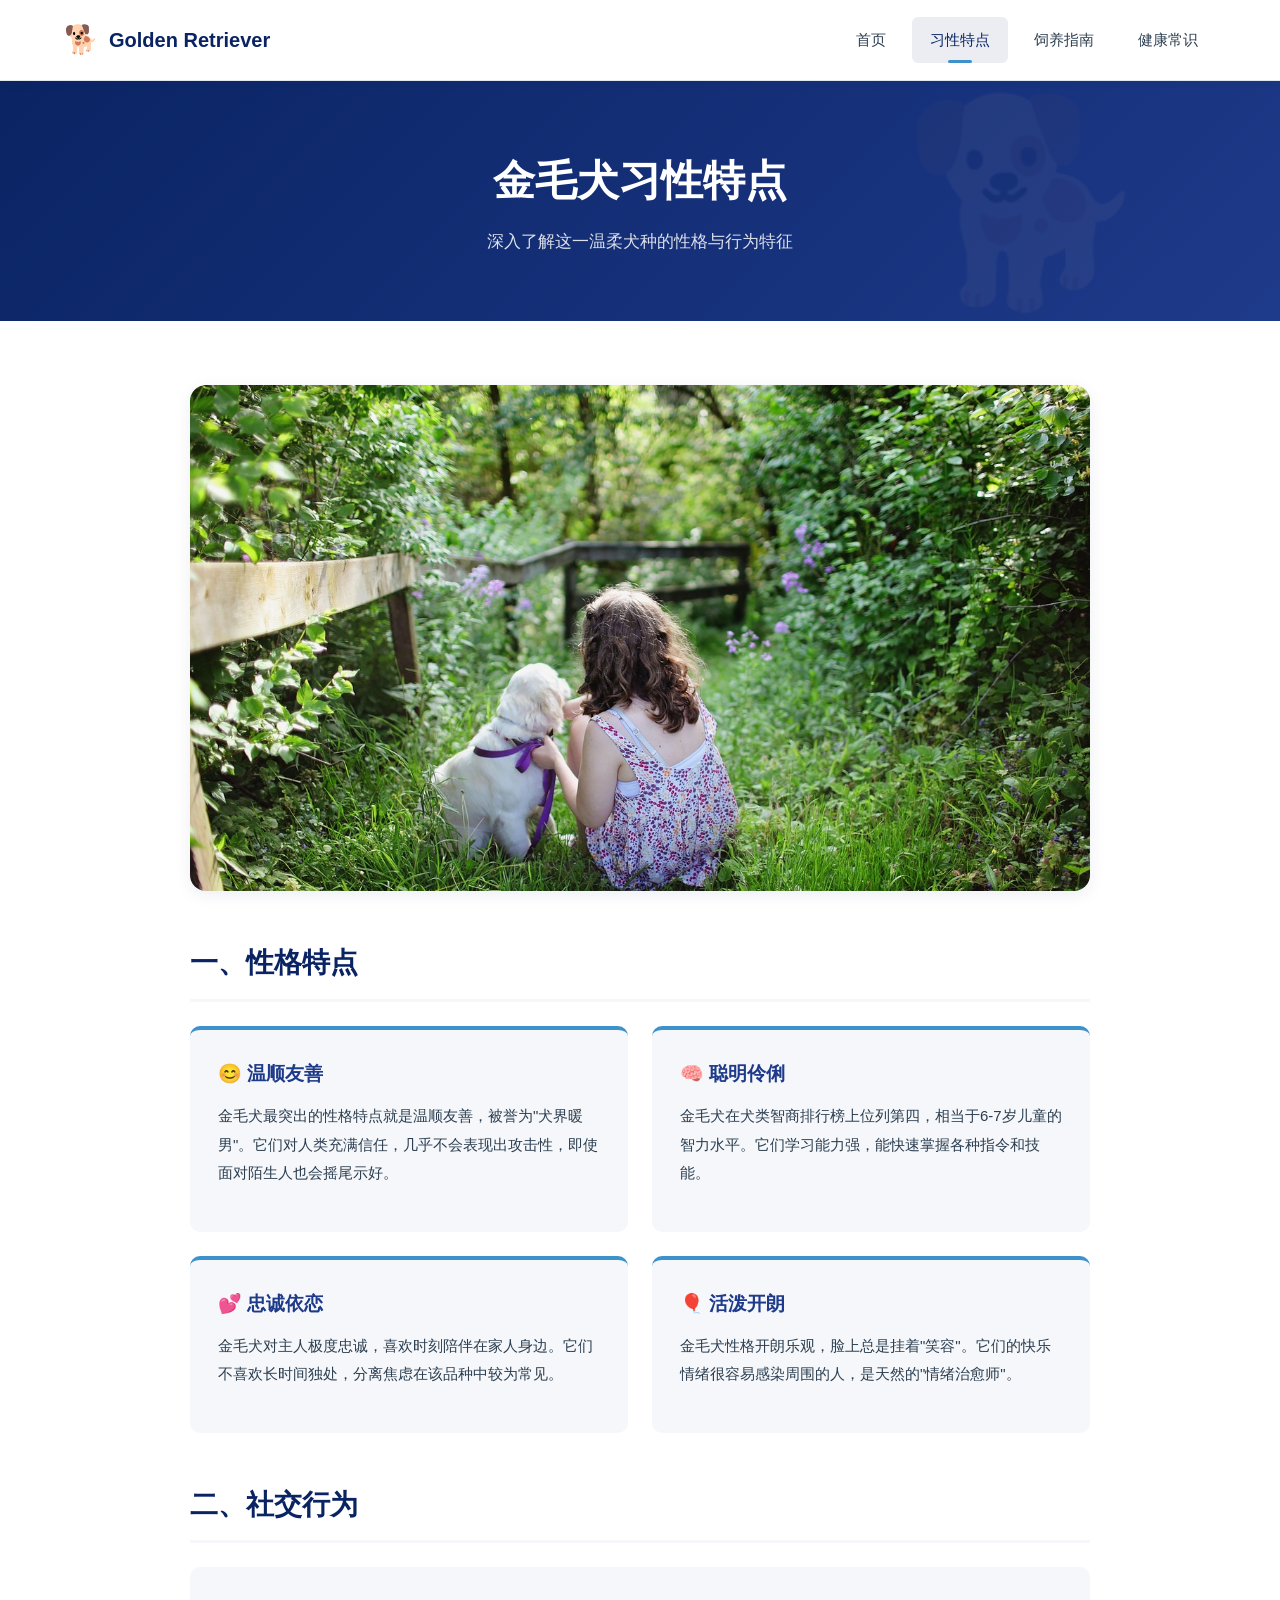
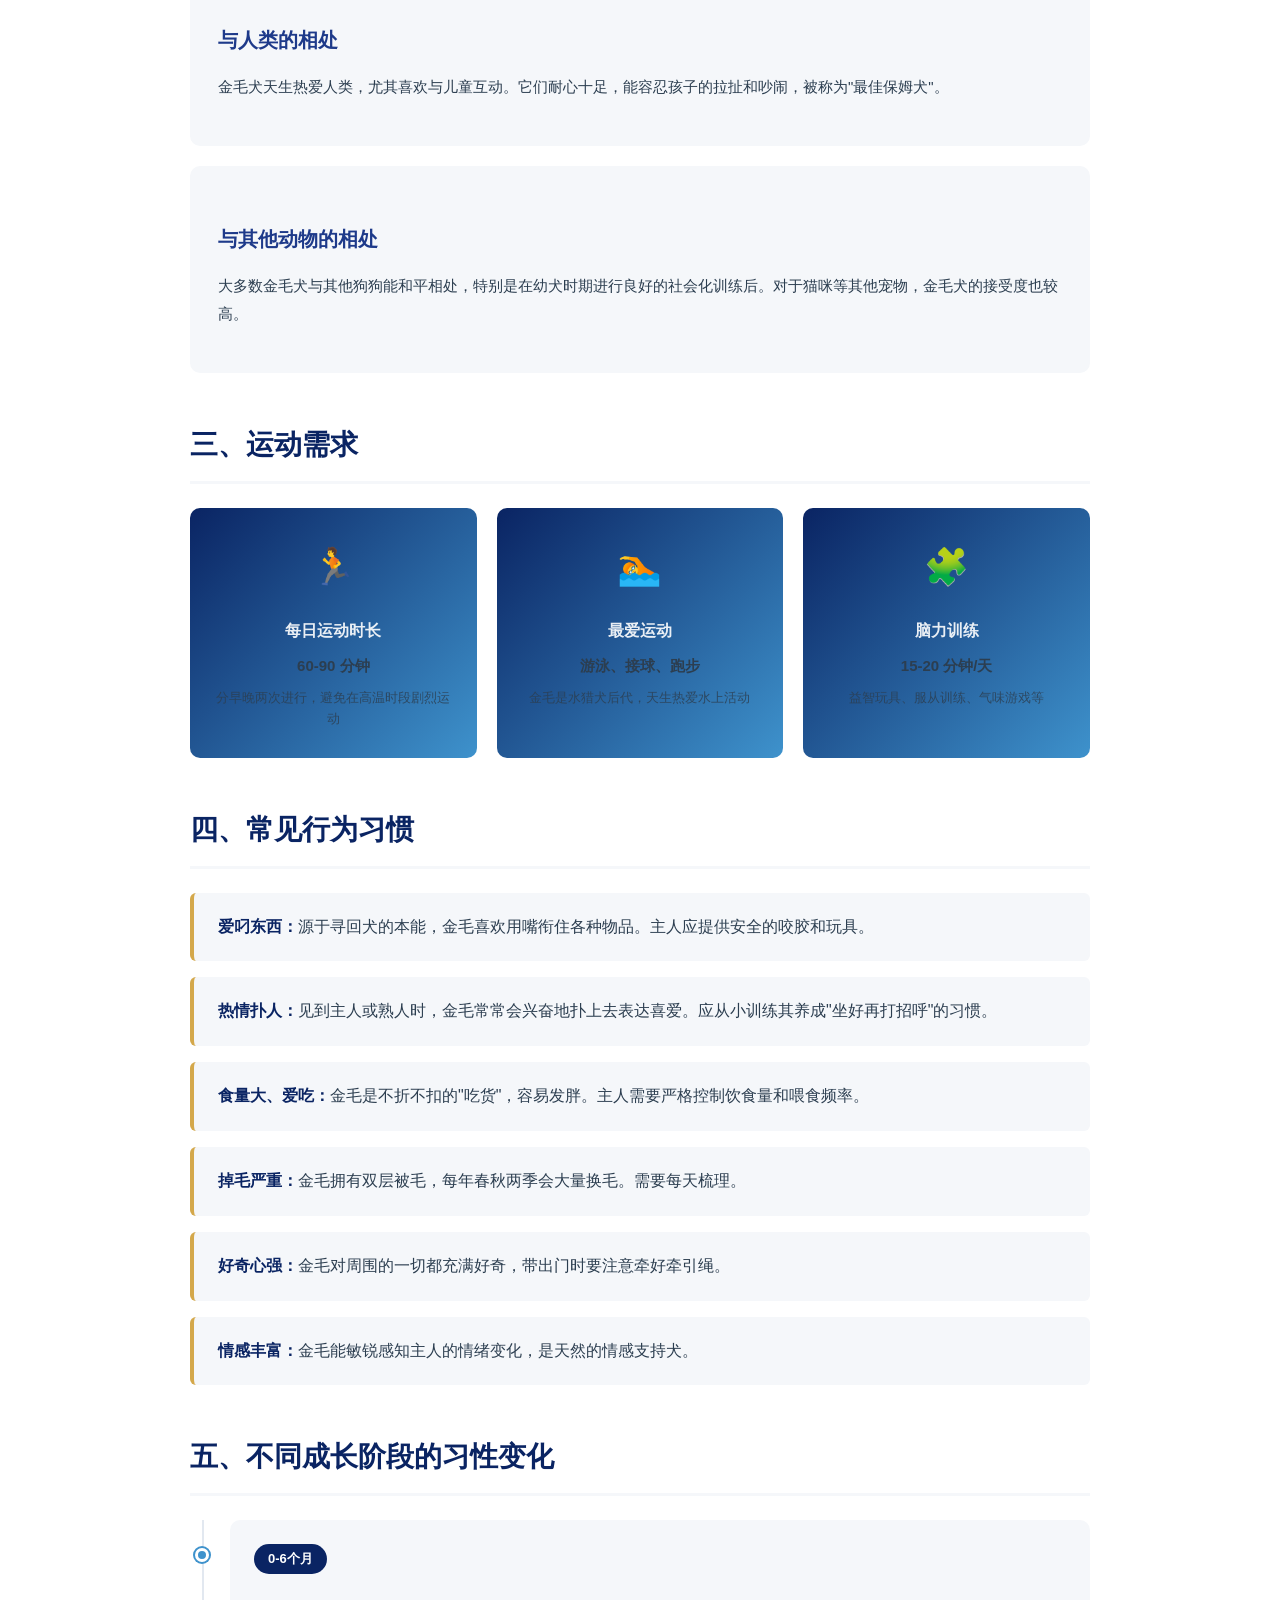
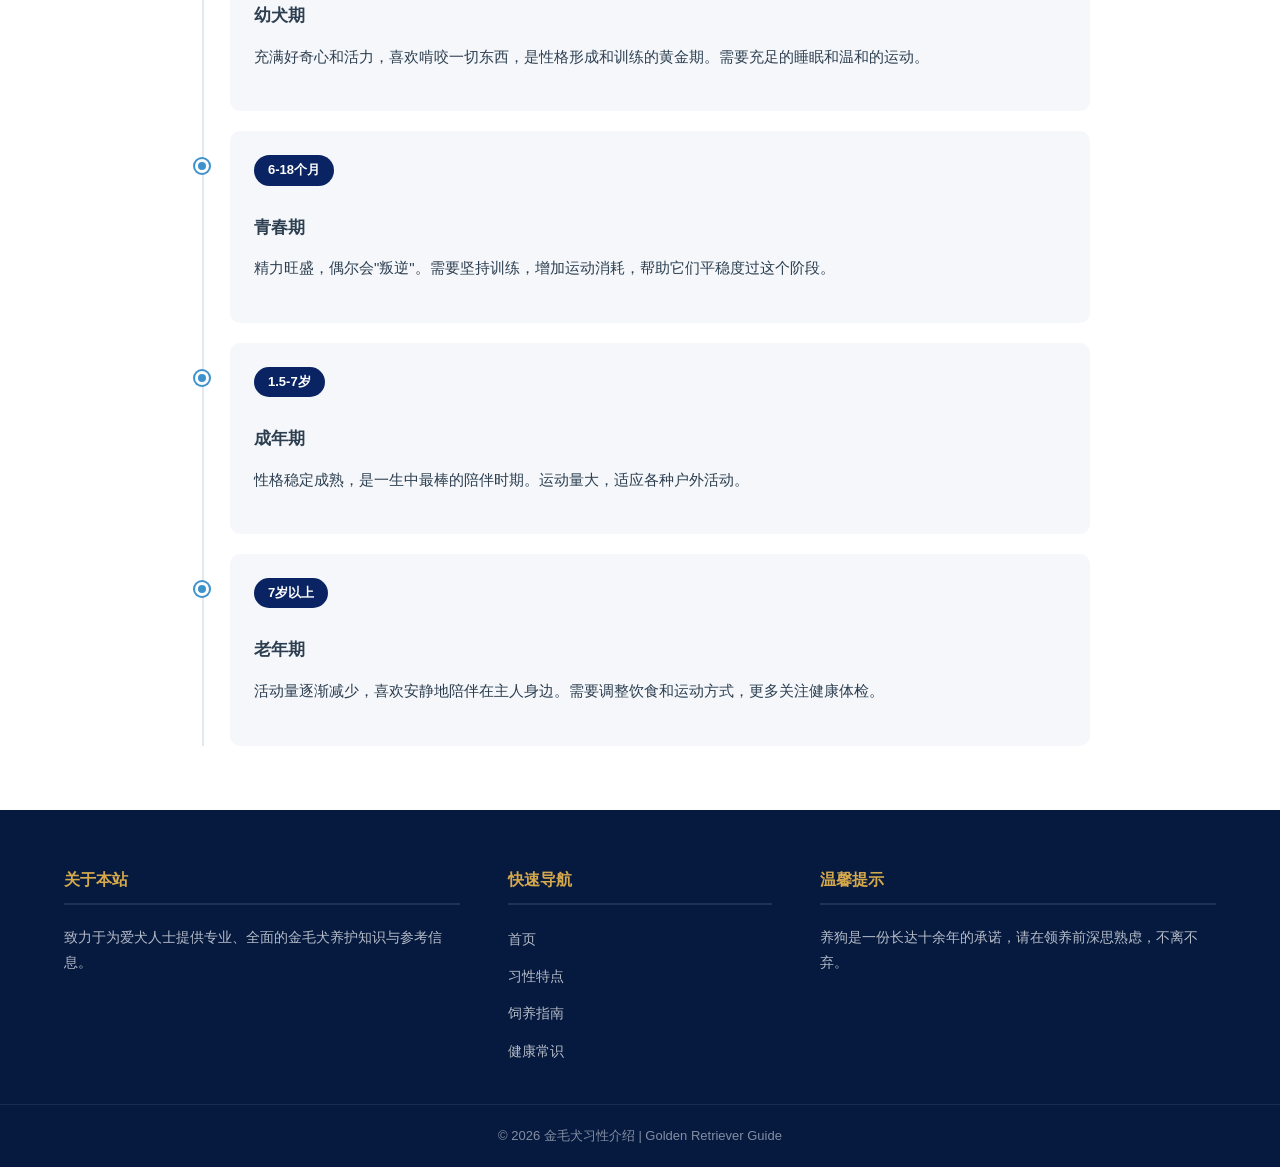
<file: traits.html>
<!DOCTYPE html>
<html lang="zh-CN">
<head>
    <meta charset="UTF-8">
    <meta name="viewport" content="width=device-width, initial-scale=1.0">
    <meta name="description" content="金毛犬习性特点详解 - 性格、行为、社交能力、运动需求等全面分析">
    <title>习性特点 | 金毛犬习性介绍</title>
    <link rel="stylesheet" href="style.css">
</head>
<body>
    <header class="site-header">
        <nav class="nav-container">
            <a href="index.html" class="logo"><span class="logo-icon">🐕</span><span class="logo-text">Golden Retriever</span></a>
            <ul class="nav-menu">
                <li><a href="index.html">首页</a></li>
                <li><a href="traits.html" class="active">习性特点</a></li>
                <li><a href="care.html">饲养指南</a></li>
                <li><a href="health.html">健康常识</a></li>
            </ul>
            <button class="nav-toggle" aria-label="菜单"><span></span><span></span><span></span></button>
        </nav>
    </header>

    <main>
        <section class="page-header"><div class="container"><h1>金毛犬习性特点</h1><p class="page-subtitle">深入了解这一温柔犬种的性格与行为特征</p></div></section>

        <section class="content-section">
            <div class="container">
                <article class="article-content">
                    <div class="article-image"><img src="golden-traits.jpg" alt="金毛犬与儿童玩耍"></div>

                    <h2>一、性格特点</h2>
                    <div class="trait-grid">
                        <div class="trait-box"><h3>😊 温顺友善</h3><p>金毛犬最突出的性格特点就是温顺友善，被誉为"犬界暖男"。它们对人类充满信任，几乎不会表现出攻击性，即使面对陌生人也会摇尾示好。</p></div>
                        <div class="trait-box"><h3>🧠 聪明伶俐</h3><p>金毛犬在犬类智商排行榜上位列第四，相当于6-7岁儿童的智力水平。它们学习能力强，能快速掌握各种指令和技能。</p></div>
                        <div class="trait-box"><h3>💕 忠诚依恋</h3><p>金毛犬对主人极度忠诚，喜欢时刻陪伴在家人身边。它们不喜欢长时间独处，分离焦虑在该品种中较为常见。</p></div>
                        <div class="trait-box"><h3>🎈 活泼开朗</h3><p>金毛犬性格开朗乐观，脸上总是挂着"笑容"。它们的快乐情绪很容易感染周围的人，是天然的"情绪治愈师"。</p></div>
                    </div>

                    <h2>二、社交行为</h2>
                    <div class="behavior-block"><h3>与人类的相处</h3><p>金毛犬天生热爱人类，尤其喜欢与儿童互动。它们耐心十足，能容忍孩子的拉扯和吵闹，被称为"最佳保姆犬"。</p></div>
                    <div class="behavior-block"><h3>与其他动物的相处</h3><p>大多数金毛犬与其他狗狗能和平相处，特别是在幼犬时期进行良好的社会化训练后。对于猫咪等其他宠物，金毛犬的接受度也较高。</p></div>

                    <h2>三、运动需求</h2>
                    <div class="exercise-info">
                        <div class="exercise-card"><div class="exercise-icon">🏃</div><h4>每日运动时长</h4><p class="exercise-value">60-90 分钟</p><p class="exercise-desc">分早晚两次进行，避免在高温时段剧烈运动</p></div>
                        <div class="exercise-card"><div class="exercise-icon">🏊</div><h4>最爱运动</h4><p class="exercise-value">游泳、接球、跑步</p><p class="exercise-desc">金毛是水猎犬后代，天生热爱水上活动</p></div>
                        <div class="exercise-card"><div class="exercise-icon">🧩</div><h4>脑力训练</h4><p class="exercise-value">15-20 分钟/天</p><p class="exercise-desc">益智玩具、服从训练、气味游戏等</p></div>
                    </div>

                    <h2>四、常见行为习惯</h2>
                    <ul class="habit-list">
                        <li><strong>爱叼东西：</strong>源于寻回犬的本能，金毛喜欢用嘴衔住各种物品。主人应提供安全的咬胶和玩具。</li>
                        <li><strong>热情扑人：</strong>见到主人或熟人时，金毛常常会兴奋地扑上去表达喜爱。应从小训练其养成"坐好再打招呼"的习惯。</li>
                        <li><strong>食量大、爱吃：</strong>金毛是不折不扣的"吃货"，容易发胖。主人需要严格控制饮食量和喂食频率。</li>
                        <li><strong>掉毛严重：</strong>金毛拥有双层被毛，每年春秋两季会大量换毛。需要每天梳理。</li>
                        <li><strong>好奇心强：</strong>金毛对周围的一切都充满好奇，带出门时要注意牵好牵引绳。</li>
                        <li><strong>情感丰富：</strong>金毛能敏锐感知主人的情绪变化，是天然的情感支持犬。</li>
                    </ul>

                    <h2>五、不同成长阶段的习性变化</h2>
                    <div class="stage-timeline">
                        <div class="stage-item"><div class="stage-age">0-6个月</div><h4>幼犬期</h4><p>充满好奇心和活力，喜欢啃咬一切东西，是性格形成和训练的黄金期。需要充足的睡眠和温和的运动。</p></div>
                        <div class="stage-item"><div class="stage-age">6-18个月</div><h4>青春期</h4><p>精力旺盛，偶尔会"叛逆"。需要坚持训练，增加运动消耗，帮助它们平稳度过这个阶段。</p></div>
                        <div class="stage-item"><div class="stage-age">1.5-7岁</div><h4>成年期</h4><p>性格稳定成熟，是一生中最棒的陪伴时期。运动量大，适应各种户外活动。</p></div>
                        <div class="stage-item"><div class="stage-age">7岁以上</div><h4>老年期</h4><p>活动量逐渐减少，喜欢安静地陪伴在主人身边。需要调整饮食和运动方式，更多关注健康体检。</p></div>
                    </div>
                </article>
            </div>
        </section>
    </main>

    <footer class="site-footer">
        <div class="container footer-content">
            <div class="footer-col"><h4>关于本站</h4><p>致力于为爱犬人士提供专业、全面的金毛犬养护知识与参考信息。</p></div>
            <div class="footer-col"><h4>快速导航</h4><ul><li><a href="index.html">首页</a></li><li><a href="traits.html">习性特点</a></li><li><a href="care.html">饲养指南</a></li><li><a href="health.html">健康常识</a></li></ul></div>
            <div class="footer-col"><h4>温馨提示</h4><p>养狗是一份长达十余年的承诺，请在领养前深思熟虑，不离不弃。</p></div>
        </div>
        <div class="footer-bottom"><p>&copy; 2026 金毛犬习性介绍 | Golden Retriever Guide</p></div>
    </footer>
    <script src="main.js"></script>
</body>
</html>
</file>
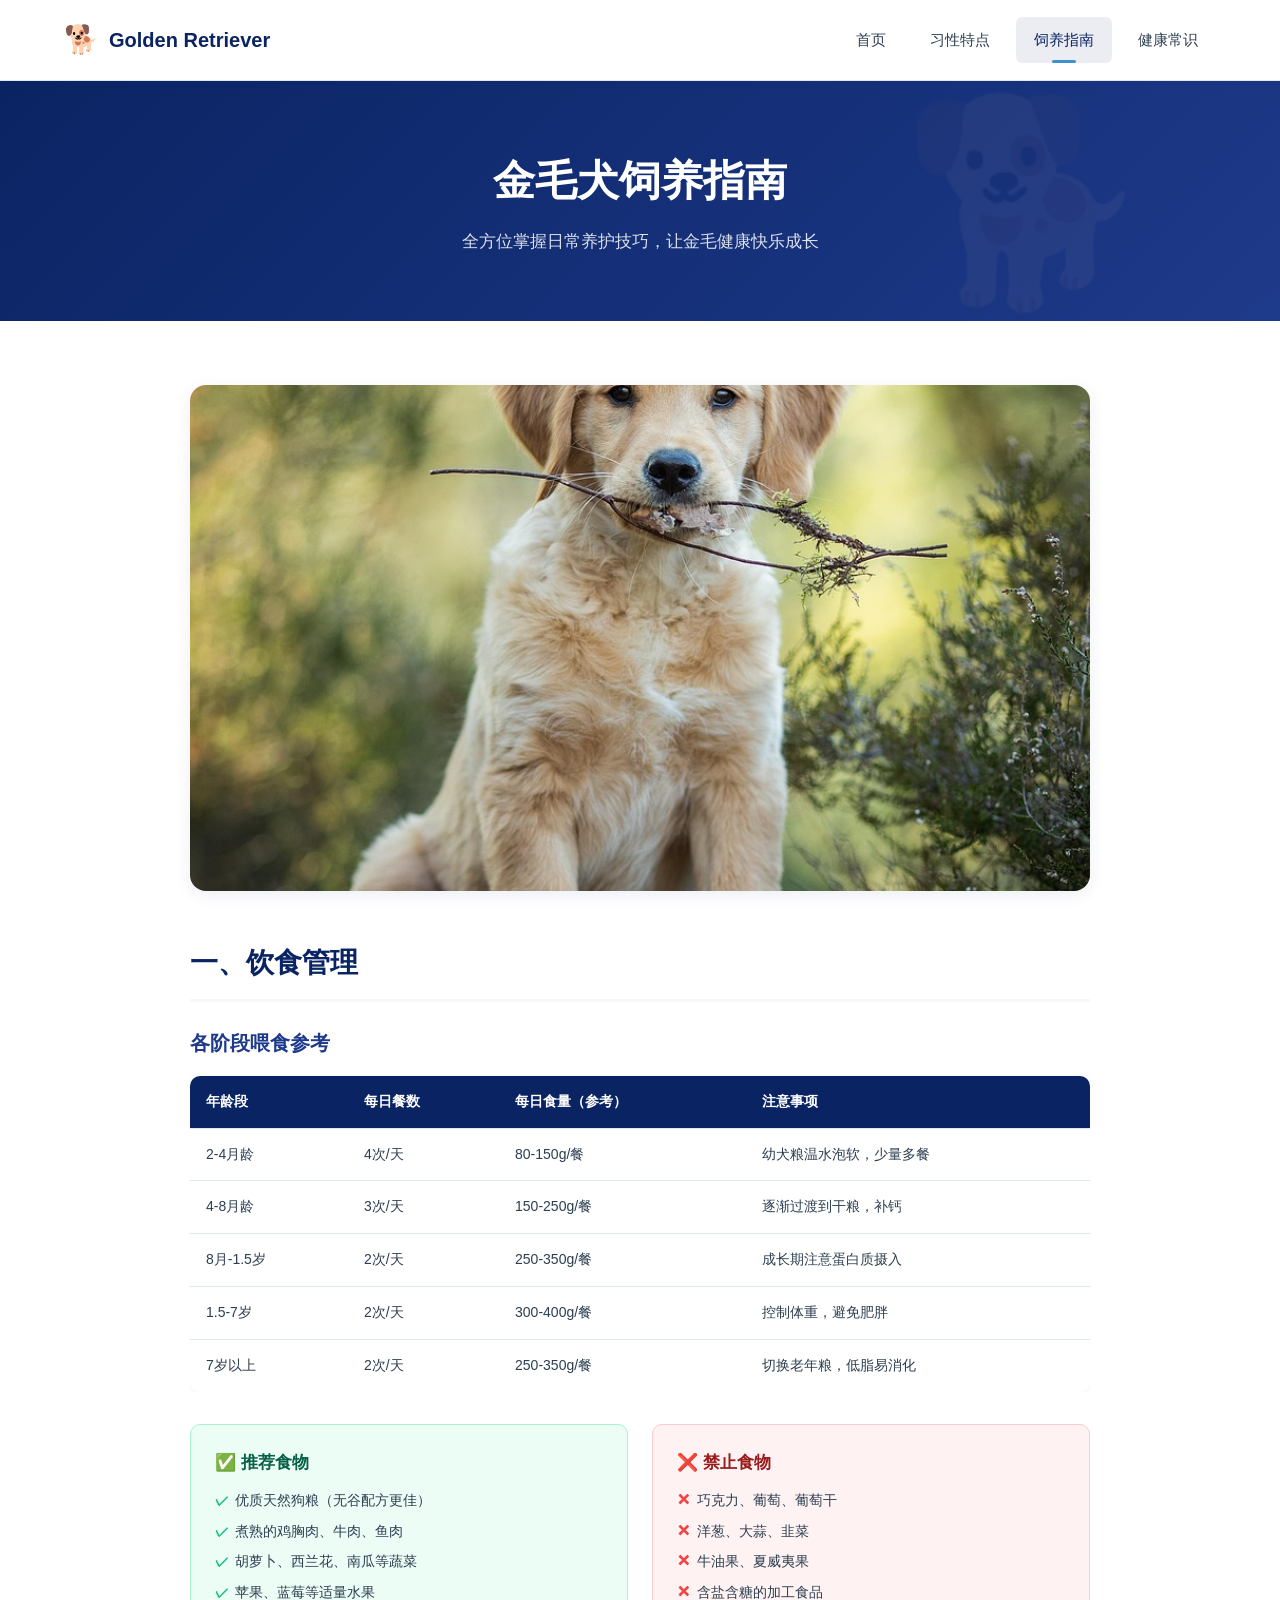
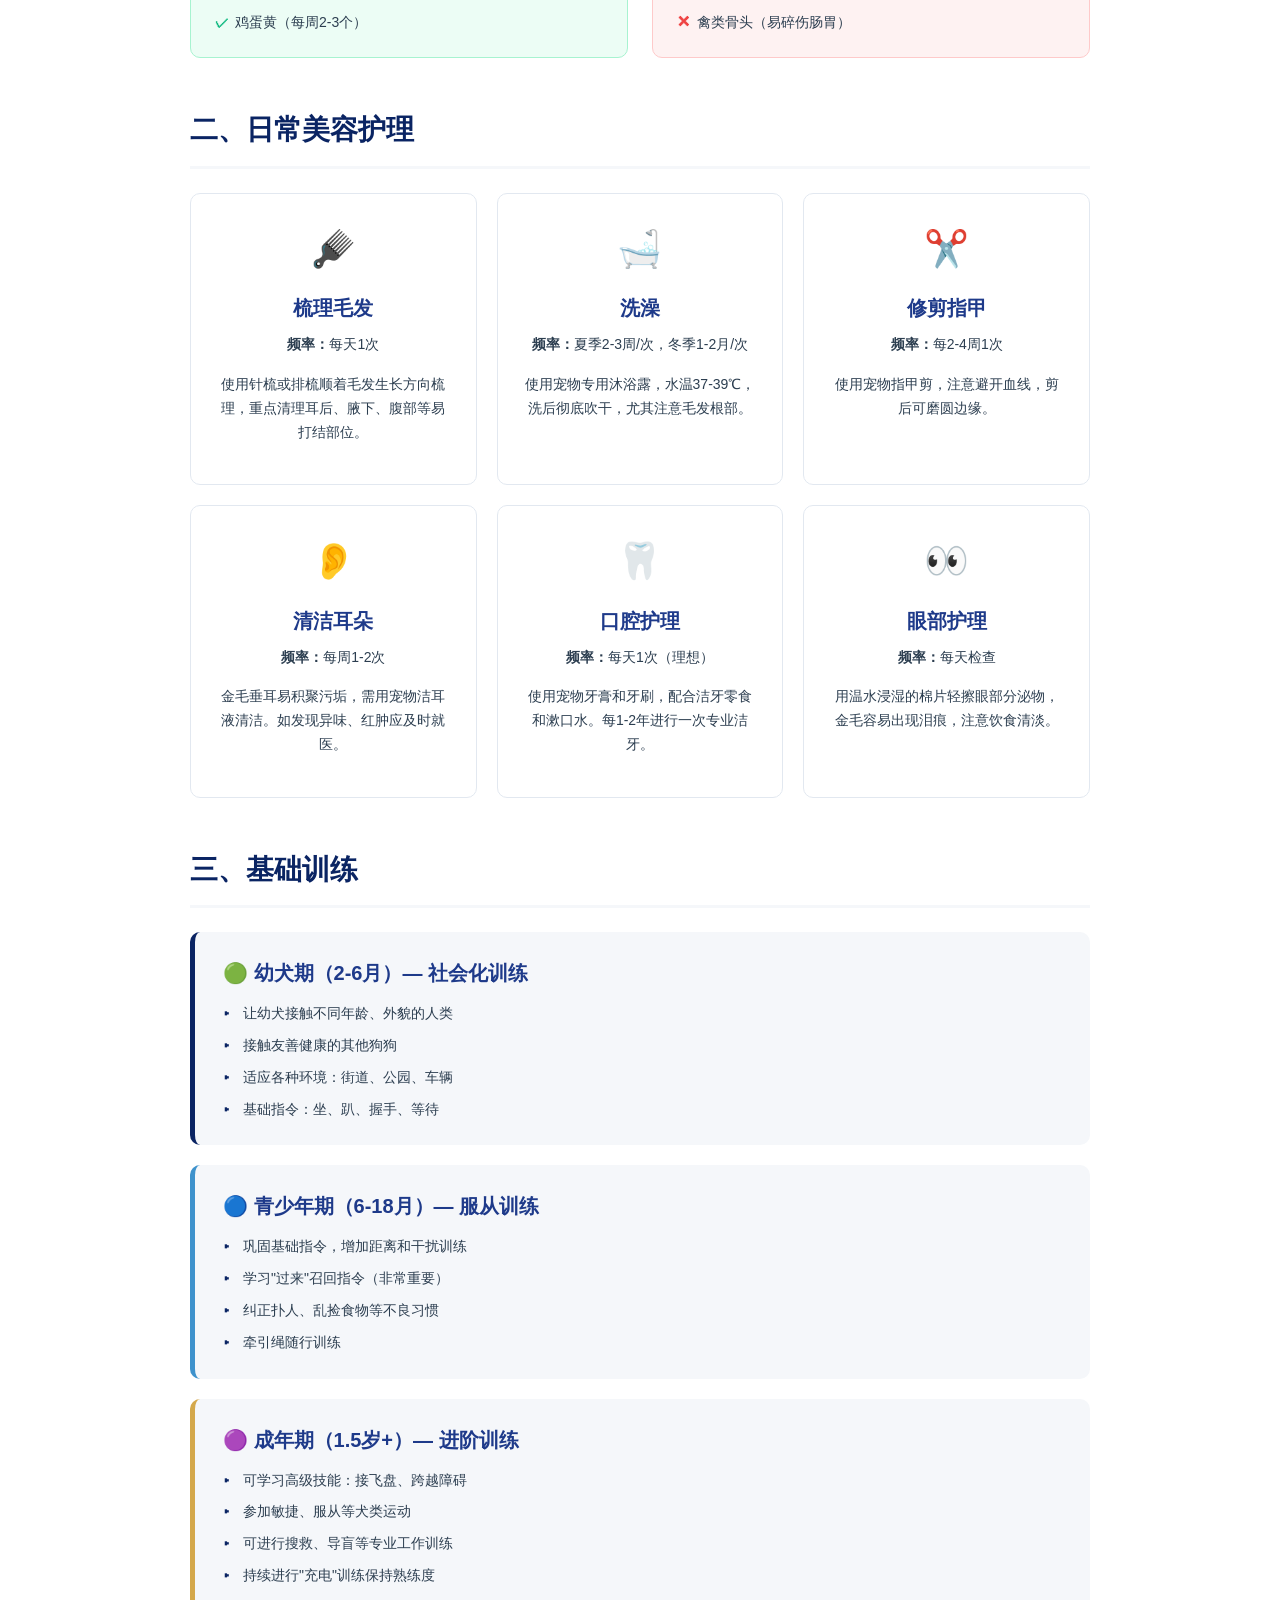
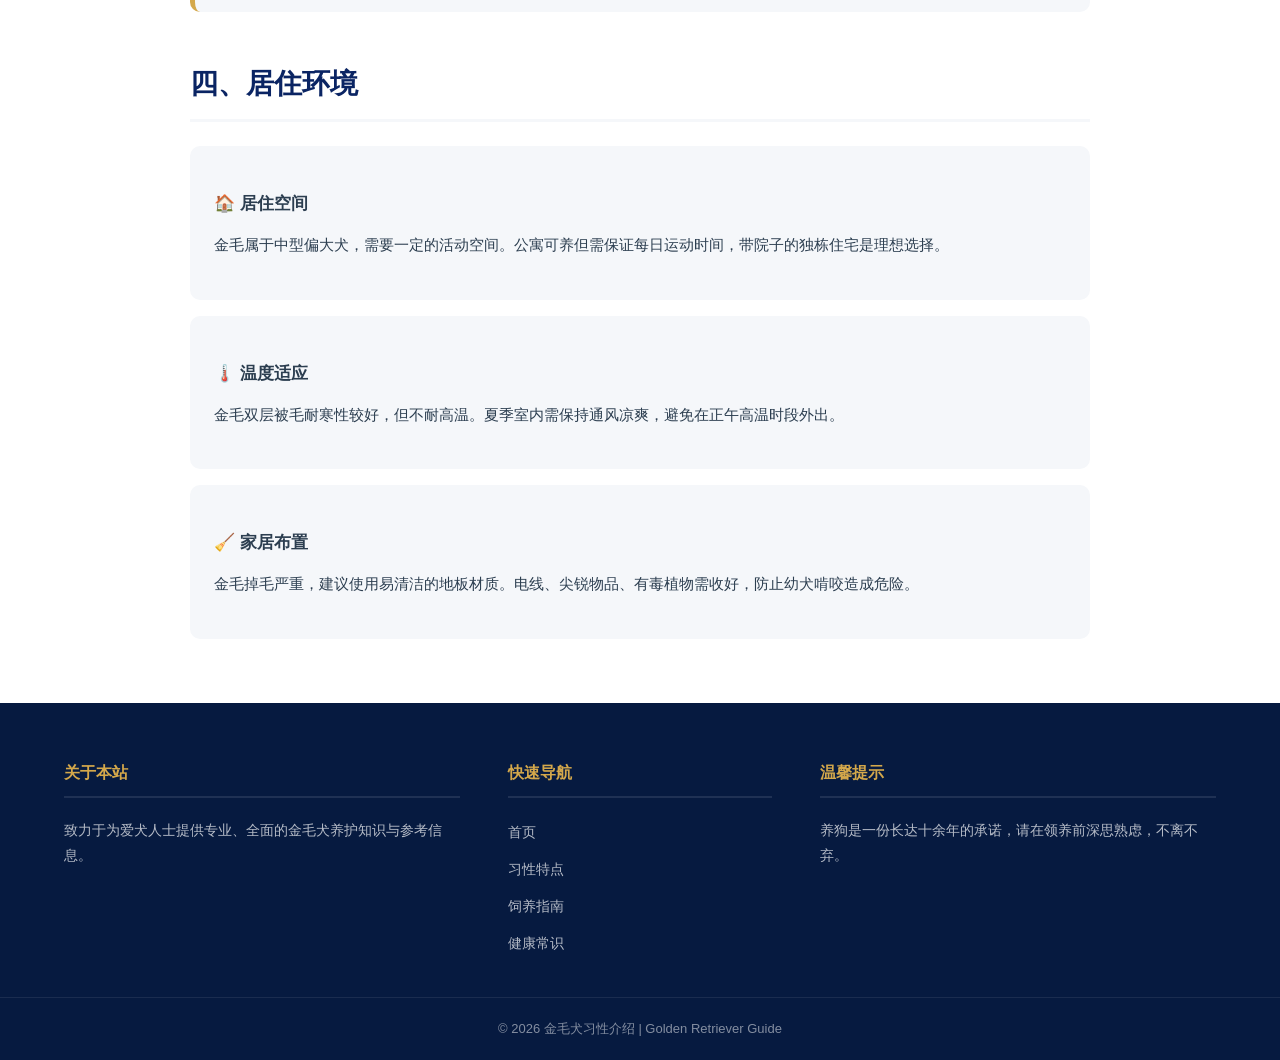
<file: golden-retriever/care.html>
<!DOCTYPE html>
<html lang="zh-CN">
<head>
    <meta charset="UTF-8">
    <meta name="viewport" content="width=device-width, initial-scale=1.0">
    <meta name="description" content="金毛犬饲养指南 - 饮食、美容、训练、居住环境等全方位养护知识">
    <title>饲养指南 | 金毛犬习性介绍</title>
    <link rel="stylesheet" href="css/style.css">
</head>
<body>
    <header class="site-header">
        <nav class="nav-container">
            <a href="index.html" class="logo"><span class="logo-icon">🐕</span><span class="logo-text">Golden Retriever</span></a>
            <ul class="nav-menu">
                <li><a href="index.html">首页</a></li>
                <li><a href="traits.html">习性特点</a></li>
                <li><a href="care.html" class="active">饲养指南</a></li>
                <li><a href="health.html">健康常识</a></li>
            </ul>
            <button class="nav-toggle" aria-label="菜单"><span></span><span></span><span></span></button>
        </nav>
    </header>

    <main>
        <section class="page-header"><div class="container"><h1>金毛犬饲养指南</h1><p class="page-subtitle">全方位掌握日常养护技巧，让金毛健康快乐成长</p></div></section>

        <section class="content-section">
            <div class="container">
                <article class="article-content">
                    <div class="article-image"><img src="images/golden-care.jpg" alt="金毛犬正在被梳理毛发"></div>

                    <h2>一、饮食管理</h2>
                    <div class="diet-section">
                        <div class="diet-table"><h3>各阶段喂食参考</h3>
                            <table>
                                <thead><tr><th>年龄段</th><th>每日餐数</th><th>每日食量（参考）</th><th>注意事项</th></tr></thead>
                                <tbody>
                                    <tr><td>2-4月龄</td><td>4次/天</td><td>80-150g/餐</td><td>幼犬粮温水泡软，少量多餐</td></tr>
                                    <tr><td>4-8月龄</td><td>3次/天</td><td>150-250g/餐</td><td>逐渐过渡到干粮，补钙</td></tr>
                                    <tr><td>8月-1.5岁</td><td>2次/天</td><td>250-350g/餐</td><td>成长期注意蛋白质摄入</td></tr>
                                    <tr><td>1.5-7岁</td><td>2次/天</td><td>300-400g/餐</td><td>控制体重，避免肥胖</td></tr>
                                    <tr><td>7岁以上</td><td>2次/天</td><td>250-350g/餐</td><td>切换老年粮，低脂易消化</td></tr>
                                </tbody>
                            </table>
                        </div>
                        <div class="food-tips">
                            <div class="tip-good"><h4>✅ 推荐食物</h4><ul><li>优质天然狗粮（无谷配方更佳）</li><li>煮熟的鸡胸肉、牛肉、鱼肉</li><li>胡萝卜、西兰花、南瓜等蔬菜</li><li>苹果、蓝莓等适量水果</li><li>鸡蛋黄（每周2-3个）</li></ul></div>
                            <div class="tip-bad"><h4>❌ 禁止食物</h4><ul><li>巧克力、葡萄、葡萄干</li><li>洋葱、大蒜、韭菜</li><li>牛油果、夏威夷果</li><li>含盐含糖的加工食品</li><li>禽类骨头（易碎伤肠胃）</li></ul></div>
                        </div>
                    </div>

                    <h2>二、日常美容护理</h2>
                    <div class="grooming-grid">
                        <div class="groom-card"><div class="groom-icon">🪮</div><h3>梳理毛发</h3><p><strong>频率：</strong>每天1次</p><p>使用针梳或排梳顺着毛发生长方向梳理，重点清理耳后、腋下、腹部等易打结部位。</p></div>
                        <div class="groom-card"><div class="groom-icon">🛁</div><h3>洗澡</h3><p><strong>频率：</strong>夏季2-3周/次，冬季1-2月/次</p><p>使用宠物专用沐浴露，水温37-39℃，洗后彻底吹干，尤其注意毛发根部。</p></div>
                        <div class="groom-card"><div class="groom-icon">✂️</div><h3>修剪指甲</h3><p><strong>频率：</strong>每2-4周1次</p><p>使用宠物指甲剪，注意避开血线，剪后可磨圆边缘。</p></div>
                        <div class="groom-card"><div class="groom-icon">👂</div><h3>清洁耳朵</h3><p><strong>频率：</strong>每周1-2次</p><p>金毛垂耳易积聚污垢，需用宠物洁耳液清洁。如发现异味、红肿应及时就医。</p></div>
                        <div class="groom-card"><div class="groom-icon">🦷</div><h3>口腔护理</h3><p><strong>频率：</strong>每天1次（理想）</p><p>使用宠物牙膏和牙刷，配合洁牙零食和漱口水。每1-2年进行一次专业洁牙。</p></div>
                        <div class="groom-card"><div class="groom-icon">👀</div><h3>眼部护理</h3><p><strong>频率：</strong>每天检查</p><p>用温水浸湿的棉片轻擦眼部分泌物，金毛容易出现泪痕，注意饮食清淡。</p></div>
                    </div>

                    <h2>三、基础训练</h2>
                    <div class="training-section">
                        <div class="training-card"><h3>🟢 幼犬期（2-6月）— 社会化训练</h3><ul><li>让幼犬接触不同年龄、外貌的人类</li><li>接触友善健康的其他狗狗</li><li>适应各种环境：街道、公园、车辆</li><li>基础指令：坐、趴、握手、等待</li></ul></div>
                        <div class="training-card"><h3>🔵 青少年期（6-18月）— 服从训练</h3><ul><li>巩固基础指令，增加距离和干扰训练</li><li>学习"过来"召回指令（非常重要）</li><li>纠正扑人、乱捡食物等不良习惯</li><li>牵引绳随行训练</li></ul></div>
                        <div class="training-card"><h3>🟣 成年期（1.5岁+）— 进阶训练</h3><ul><li>可学习高级技能：接飞盘、跨越障碍</li><li>参加敏捷、服从等犬类运动</li><li>可进行搜救、导盲等专业工作训练</li><li>持续进行"充电"训练保持熟练度</li></ul></div>
                    </div>

                    <h2>四、居住环境</h2>
                    <div class="environment-info">
                        <div class="env-item"><h4>🏠 居住空间</h4><p>金毛属于中型偏大犬，需要一定的活动空间。公寓可养但需保证每日运动时间，带院子的独栋住宅是理想选择。</p></div>
                        <div class="env-item"><h4>🌡️ 温度适应</h4><p>金毛双层被毛耐寒性较好，但不耐高温。夏季室内需保持通风凉爽，避免在正午高温时段外出。</p></div>
                        <div class="env-item"><h4>🧹 家居布置</h4><p>金毛掉毛严重，建议使用易清洁的地板材质。电线、尖锐物品、有毒植物需收好，防止幼犬啃咬造成危险。</p></div>
                    </div>
                </article>
            </div>
        </section>
    </main>

    <footer class="site-footer">
        <div class="container footer-content">
            <div class="footer-col"><h4>关于本站</h4><p>致力于为爱犬人士提供专业、全面的金毛犬养护知识与参考信息。</p></div>
            <div class="footer-col"><h4>快速导航</h4><ul><li><a href="index.html">首页</a></li><li><a href="traits.html">习性特点</a></li><li><a href="care.html">饲养指南</a></li><li><a href="health.html">健康常识</a></li></ul></div>
            <div class="footer-col"><h4>温馨提示</h4><p>养狗是一份长达十余年的承诺，请在领养前深思熟虑，不离不弃。</p></div>
        </div>
        <div class="footer-bottom"><p>&copy; 2026 金毛犬习性介绍 | Golden Retriever Guide</p></div>
    </footer>
    <script src="js/main.js"></script>
</body>
</html>
</file>
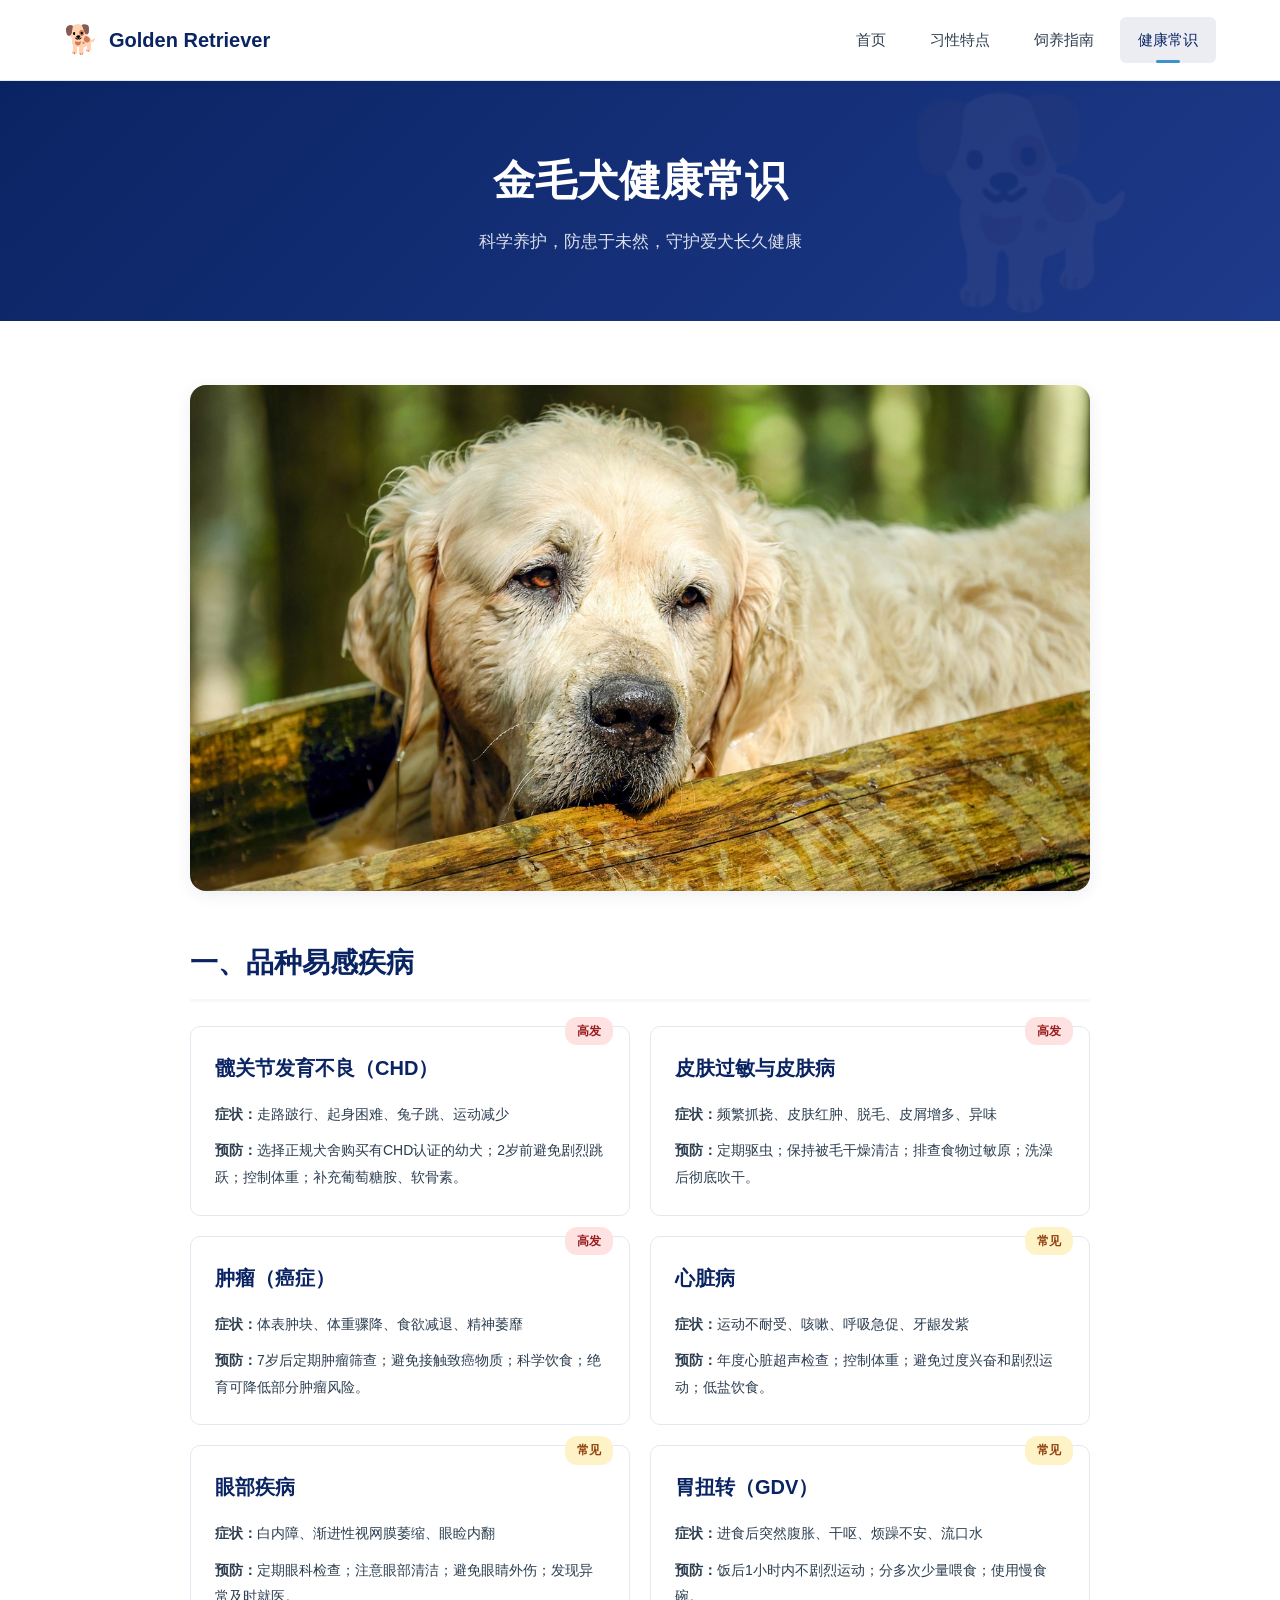
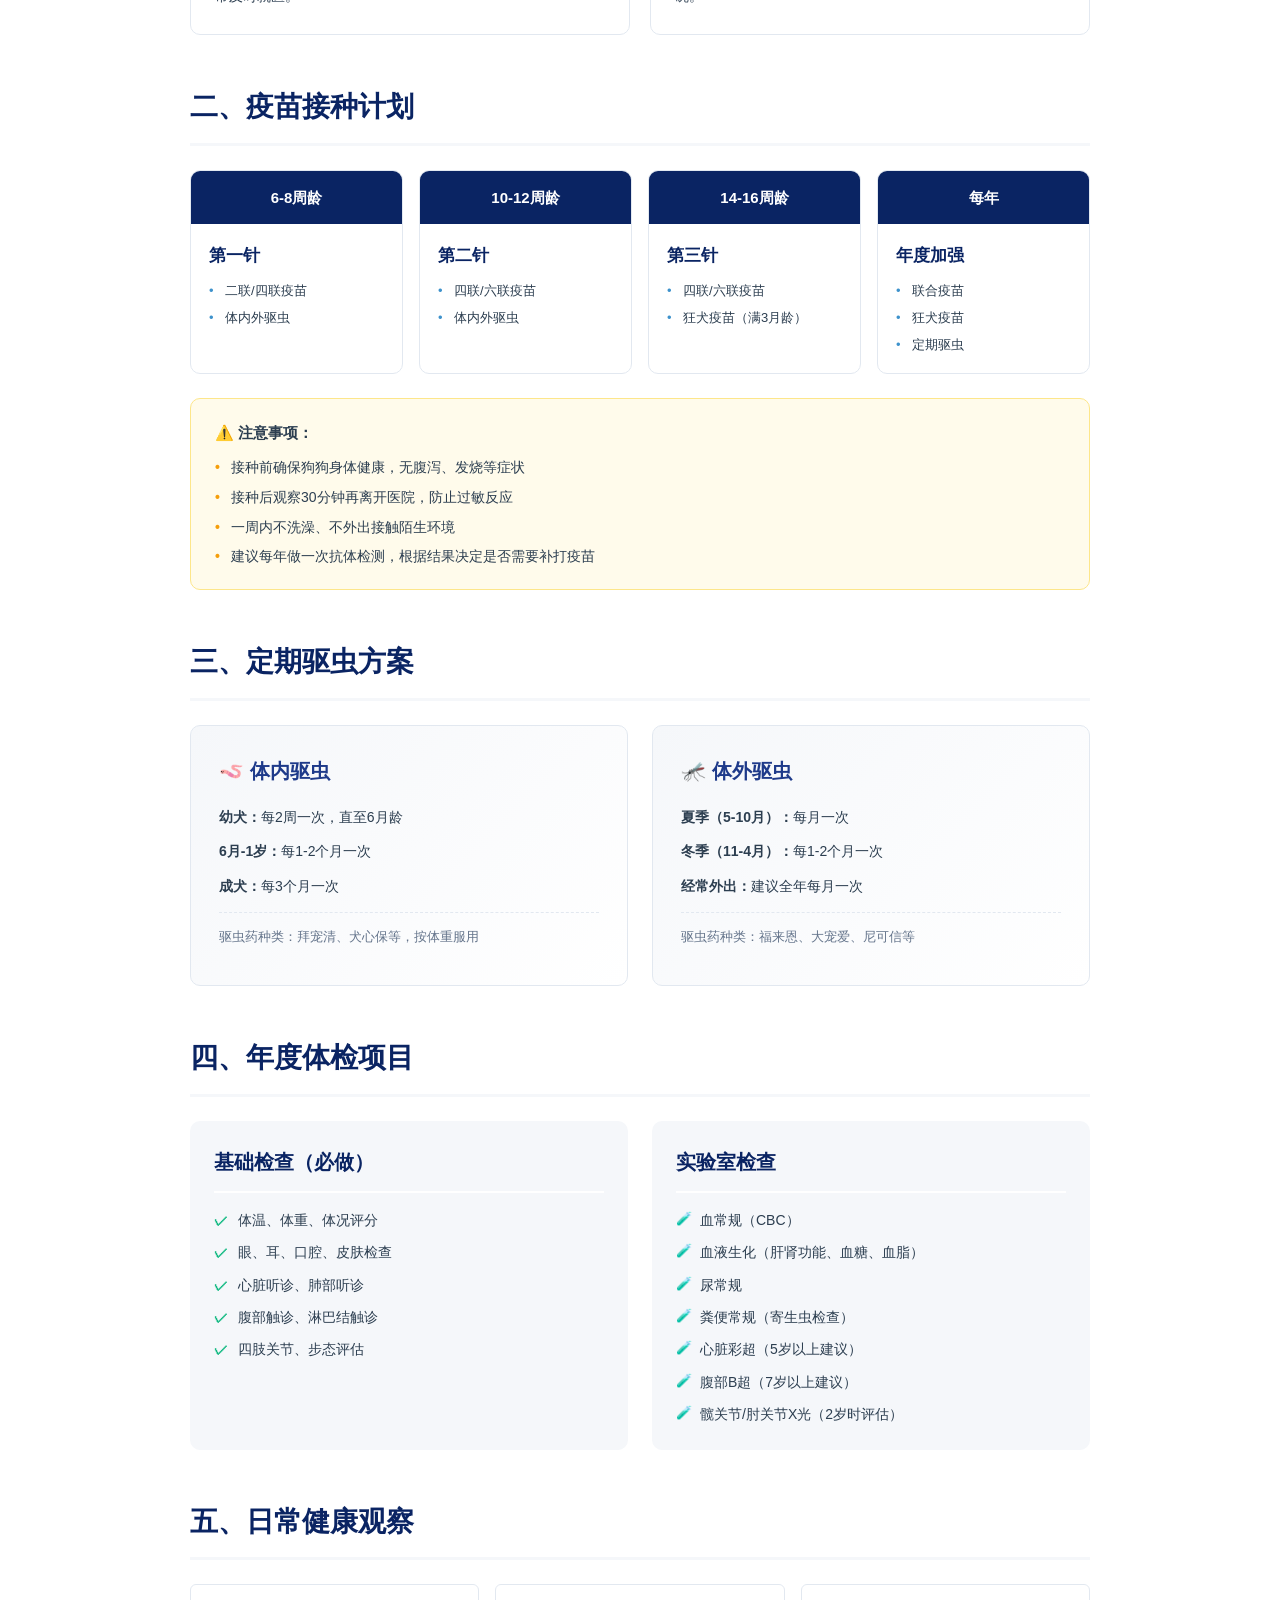
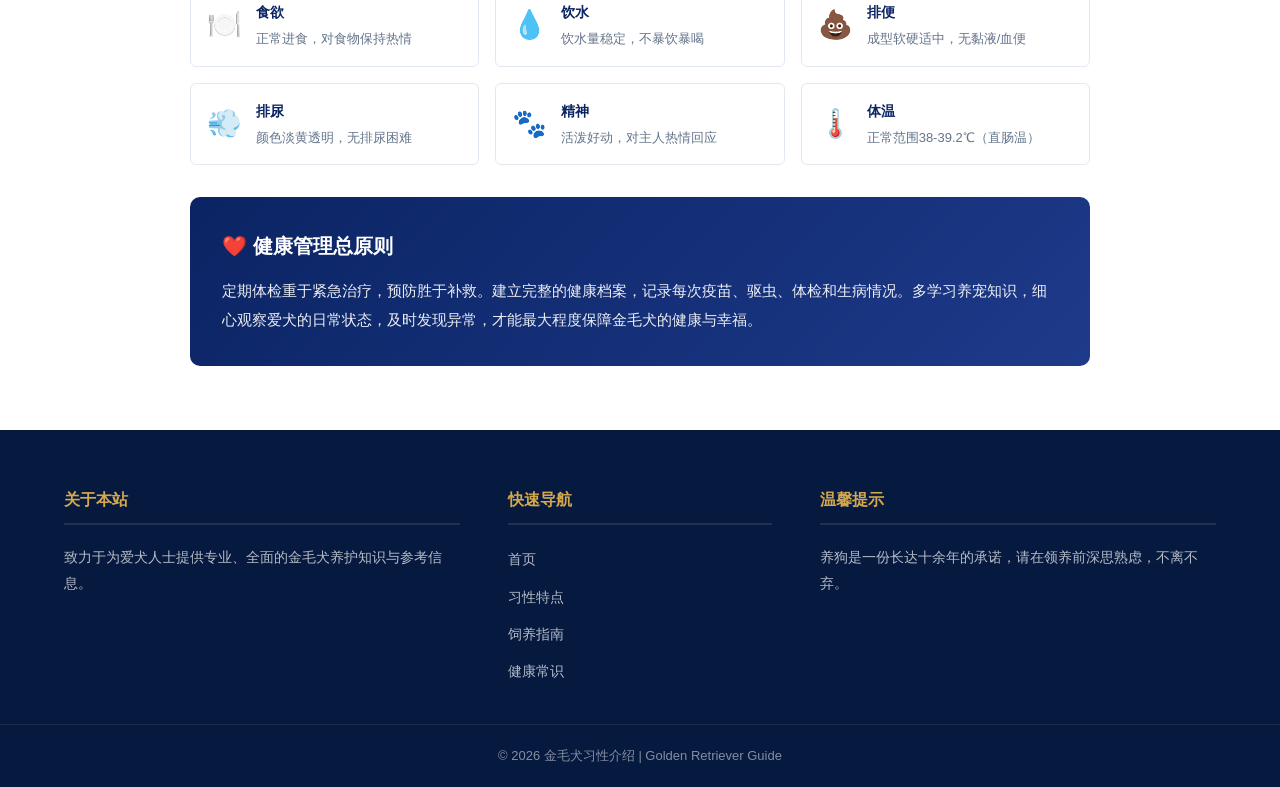
<file: golden-retriever/health.html>
<!DOCTYPE html>
<html lang="zh-CN">
<head>
    <meta charset="UTF-8">
    <meta name="viewport" content="width=device-width, initial-scale=1.0">
    <meta name="description" content="金毛犬健康常识 - 常见疾病预防、疫苗接种、体检项目、急救知识">
    <title>健康常识 | 金毛犬习性介绍</title>
    <link rel="stylesheet" href="css/style.css">
</head>
<body>
    <header class="site-header">
        <nav class="nav-container">
            <a href="index.html" class="logo"><span class="logo-icon">🐕</span><span class="logo-text">Golden Retriever</span></a>
            <ul class="nav-menu">
                <li><a href="index.html">首页</a></li>
                <li><a href="traits.html">习性特点</a></li>
                <li><a href="care.html">饲养指南</a></li>
                <li><a href="health.html" class="active">健康常识</a></li>
            </ul>
            <button class="nav-toggle" aria-label="菜单"><span></span><span></span><span></span></button>
        </nav>
    </header>

    <main>
        <section class="page-header"><div class="container"><h1>金毛犬健康常识</h1><p class="page-subtitle">科学养护，防患于未然，守护爱犬长久健康</p></div></section>

        <section class="content-section">
            <div class="container">
                <article class="article-content">
                    <div class="article-image"><img src="images/golden-health.jpg" alt="金毛犬健康特写"></div>

                    <h2>一、品种易感疾病</h2>
                    <div class="disease-grid">
                        <div class="disease-card"><div class="disease-tag high-risk">高发</div><h3>髋关节发育不良（CHD）</h3><p><strong>症状：</strong>走路跛行、起身困难、兔子跳、运动减少</p><p><strong>预防：</strong>选择正规犬舍购买有CHD认证的幼犬；2岁前避免剧烈跳跃；控制体重；补充葡萄糖胺、软骨素。</p></div>
                        <div class="disease-card"><div class="disease-tag high-risk">高发</div><h3>皮肤过敏与皮肤病</h3><p><strong>症状：</strong>频繁抓挠、皮肤红肿、脱毛、皮屑增多、异味</p><p><strong>预防：</strong>定期驱虫；保持被毛干燥清洁；排查食物过敏原；洗澡后彻底吹干。</p></div>
                        <div class="disease-card"><div class="disease-tag high-risk">高发</div><h3>肿瘤（癌症）</h3><p><strong>症状：</strong>体表肿块、体重骤降、食欲减退、精神萎靡</p><p><strong>预防：</strong>7岁后定期肿瘤筛查；避免接触致癌物质；科学饮食；绝育可降低部分肿瘤风险。</p></div>
                        <div class="disease-card"><div class="disease-tag medium-risk">常见</div><h3>心脏病</h3><p><strong>症状：</strong>运动不耐受、咳嗽、呼吸急促、牙龈发紫</p><p><strong>预防：</strong>年度心脏超声检查；控制体重；避免过度兴奋和剧烈运动；低盐饮食。</p></div>
                        <div class="disease-card"><div class="disease-tag medium-risk">常见</div><h3>眼部疾病</h3><p><strong>症状：</strong>白内障、渐进性视网膜萎缩、眼睑内翻</p><p><strong>预防：</strong>定期眼科检查；注意眼部清洁；避免眼睛外伤；发现异常及时就医。</p></div>
                        <div class="disease-card"><div class="disease-tag medium-risk">常见</div><h3>胃扭转（GDV）</h3><p><strong>症状：</strong>进食后突然腹胀、干呕、烦躁不安、流口水</p><p><strong>预防：</strong>饭后1小时内不剧烈运动；分多次少量喂食；使用慢食碗。</p></div>
                    </div>

                    <h2>二、疫苗接种计划</h2>
                    <div class="vaccine-schedule">
                        <div class="vaccine-timeline">
                            <div class="vax-stage"><div class="vax-age">6-8周龄</div><div class="vax-content"><h4>第一针</h4><ul><li>二联/四联疫苗</li><li>体内外驱虫</li></ul></div></div>
                            <div class="vax-stage"><div class="vax-age">10-12周龄</div><div class="vax-content"><h4>第二针</h4><ul><li>四联/六联疫苗</li><li>体内外驱虫</li></ul></div></div>
                            <div class="vax-stage"><div class="vax-age">14-16周龄</div><div class="vax-content"><h4>第三针</h4><ul><li>四联/六联疫苗</li><li>狂犬疫苗（满3月龄）</li></ul></div></div>
                            <div class="vax-stage"><div class="vax-age">每年</div><div class="vax-content"><h4>年度加强</h4><ul><li>联合疫苗</li><li>狂犬疫苗</li><li>定期驱虫</li></ul></div></div>
                        </div>
                        <div class="vaccine-note">
                            <p><strong>⚠️ 注意事项：</strong></p>
                            <ul><li>接种前确保狗狗身体健康，无腹泻、发烧等症状</li><li>接种后观察30分钟再离开医院，防止过敏反应</li><li>一周内不洗澡、不外出接触陌生环境</li><li>建议每年做一次抗体检测，根据结果决定是否需要补打疫苗</li></ul>
                        </div>
                    </div>

                    <h2>三、定期驱虫方案</h2>
                    <div class="deworm-grid">
                        <div class="deworm-card"><h3>🪱 体内驱虫</h3><p><strong>幼犬：</strong>每2周一次，直至6月龄</p><p><strong>6月-1岁：</strong>每1-2个月一次</p><p><strong>成犬：</strong>每3个月一次</p><p class="deworm-tips">驱虫药种类：拜宠清、犬心保等，按体重服用</p></div>
                        <div class="deworm-card"><h3>🦟 体外驱虫</h3><p><strong>夏季（5-10月）：</strong>每月一次</p><p><strong>冬季（11-4月）：</strong>每1-2个月一次</p><p><strong>经常外出：</strong>建议全年每月一次</p><p class="deworm-tips">驱虫药种类：福来恩、大宠爱、尼可信等</p></div>
                    </div>

                    <h2>四、年度体检项目</h2>
                    <div class="checkup-list">
                        <div class="checkup-basic"><h3>基础检查（必做）</h3><ul><li>体温、体重、体况评分</li><li>眼、耳、口腔、皮肤检查</li><li>心脏听诊、肺部听诊</li><li>腹部触诊、淋巴结触诊</li><li>四肢关节、步态评估</li></ul></div>
                        <div class="checkup-lab"><h3>实验室检查</h3><ul><li>血常规（CBC）</li><li>血液生化（肝肾功能、血糖、血脂）</li><li>尿常规</li><li>粪便常规（寄生虫检查）</li><li>心脏彩超（5岁以上建议）</li><li>腹部B超（7岁以上建议）</li><li>髋关节/肘关节X光（2岁时评估）</li></ul></div>
                    </div>

                    <h2>五、日常健康观察</h2>
                    <div class="daily-check">
                        <div class="check-grid">
                            <div class="check-item"><span class="check-icon">🍽️</span><div><strong>食欲</strong><p>正常进食，对食物保持热情</p></div></div>
                            <div class="check-item"><span class="check-icon">💧</span><div><strong>饮水</strong><p>饮水量稳定，不暴饮暴喝</p></div></div>
                            <div class="check-item"><span class="check-icon">💩</span><div><strong>排便</strong><p>成型软硬适中，无黏液/血便</p></div></div>
                            <div class="check-item"><span class="check-icon">💨</span><div><strong>排尿</strong><p>颜色淡黄透明，无排尿困难</p></div></div>
                            <div class="check-item"><span class="check-icon">🐾</span><div><strong>精神</strong><p>活泼好动，对主人热情回应</p></div></div>
                            <div class="check-item"><span class="check-icon">🌡️</span><div><strong>体温</strong><p>正常范围38-39.2℃（直肠温）</p></div></div>
                        </div>
                    </div>

                    <div class="health-reminder">
                        <h3>❤️ 健康管理总原则</h3>
                        <p>定期体检重于紧急治疗，预防胜于补救。建立完整的健康档案，记录每次疫苗、驱虫、体检和生病情况。多学习养宠知识，细心观察爱犬的日常状态，及时发现异常，才能最大程度保障金毛犬的健康与幸福。</p>
                    </div>
                </article>
            </div>
        </section>
    </main>

    <footer class="site-footer">
        <div class="container footer-content">
            <div class="footer-col"><h4>关于本站</h4><p>致力于为爱犬人士提供专业、全面的金毛犬养护知识与参考信息。</p></div>
            <div class="footer-col"><h4>快速导航</h4><ul><li><a href="index.html">首页</a></li><li><a href="traits.html">习性特点</a></li><li><a href="care.html">饲养指南</a></li><li><a href="health.html">健康常识</a></li></ul></div>
            <div class="footer-col"><h4>温馨提示</h4><p>养狗是一份长达十余年的承诺，请在领养前深思熟虑，不离不弃。</p></div>
        </div>
        <div class="footer-bottom"><p>&copy; 2026 金毛犬习性介绍 | Golden Retriever Guide</p></div>
    </footer>
    <script src="js/main.js"></script>
</body>
</html>
</file>
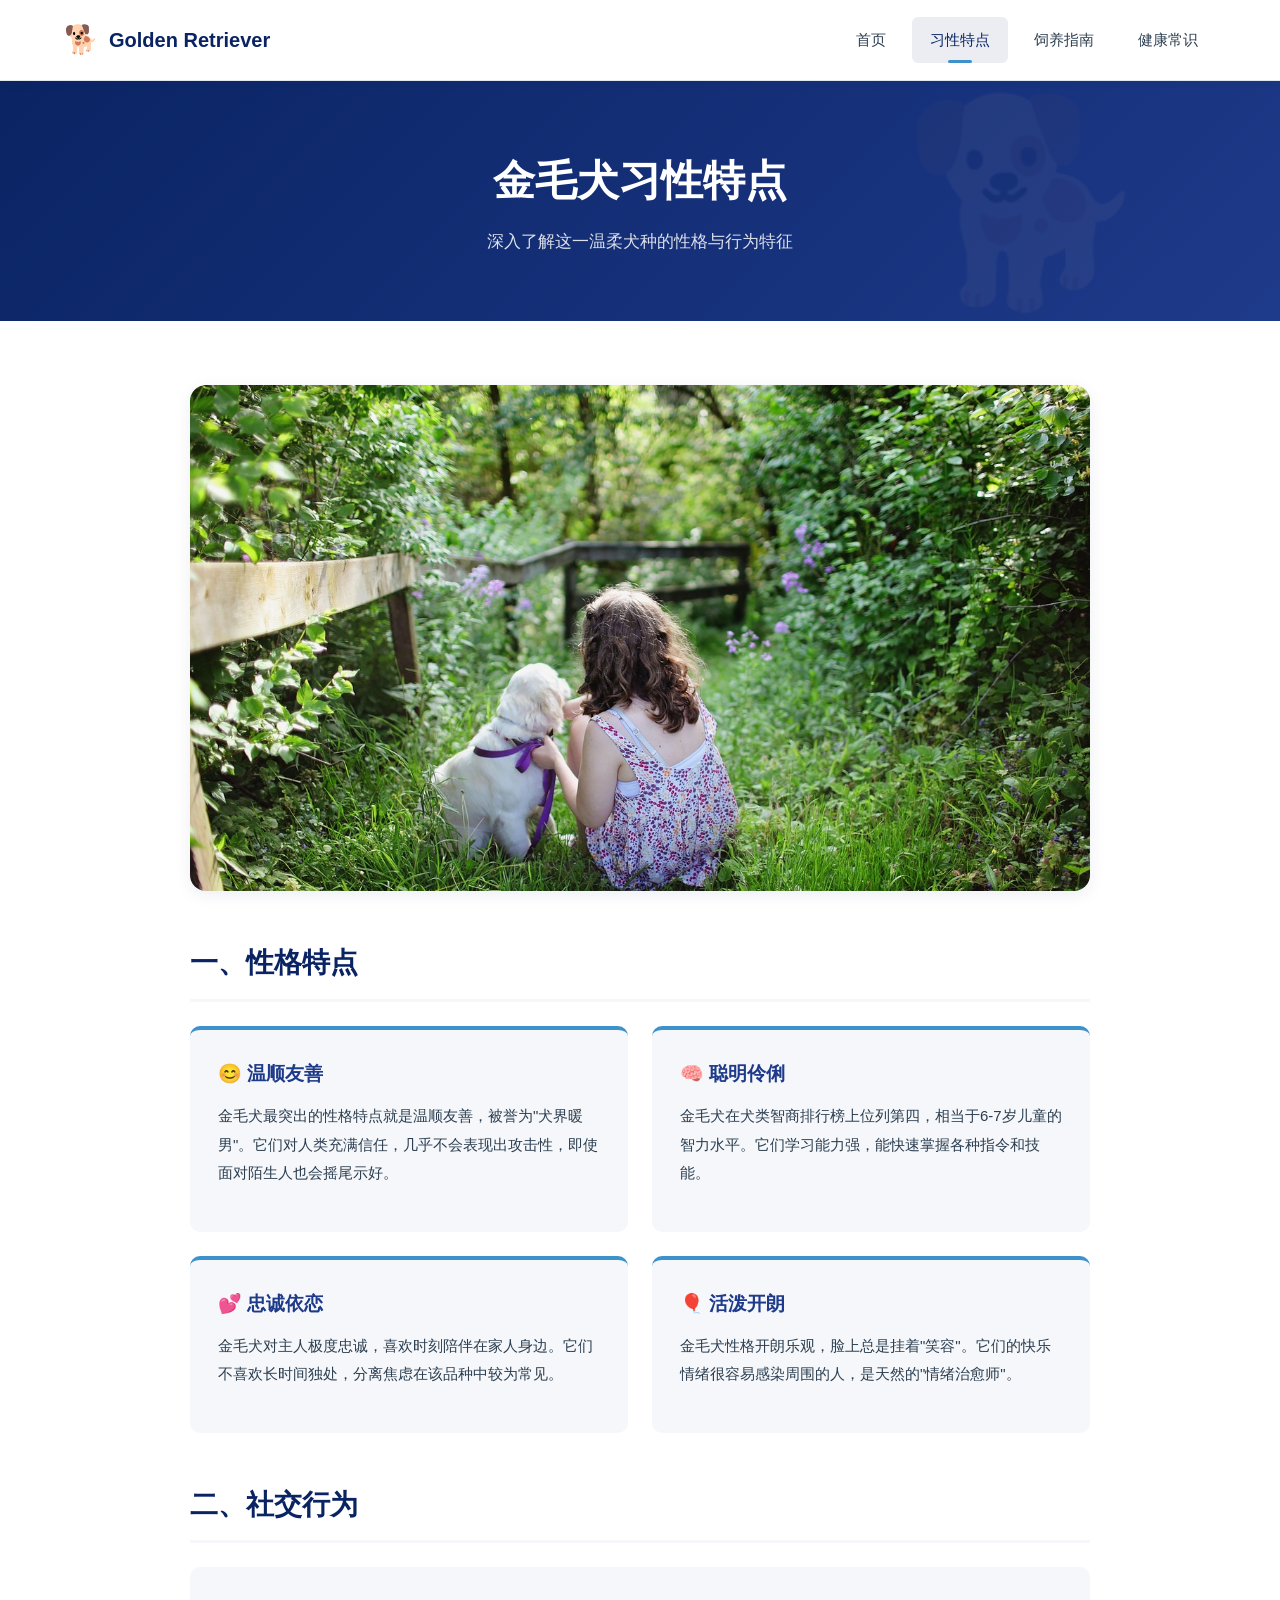
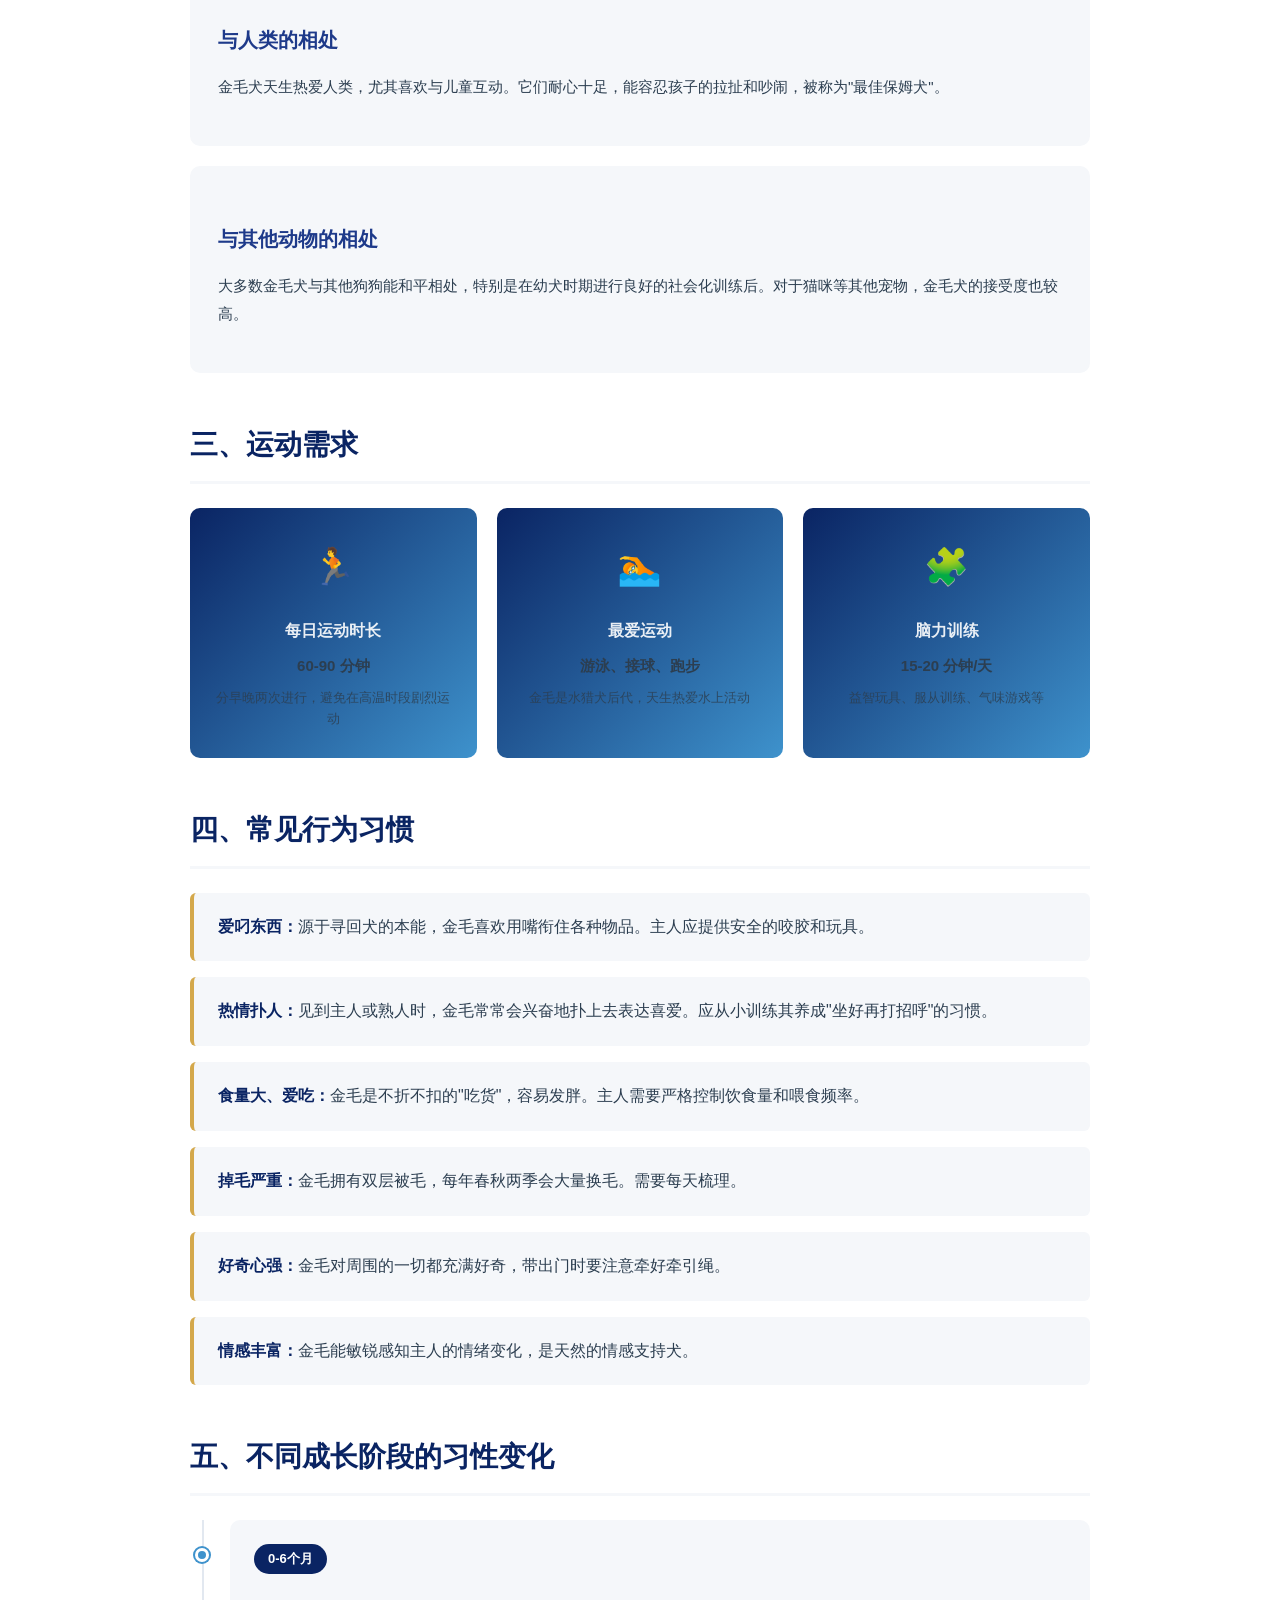
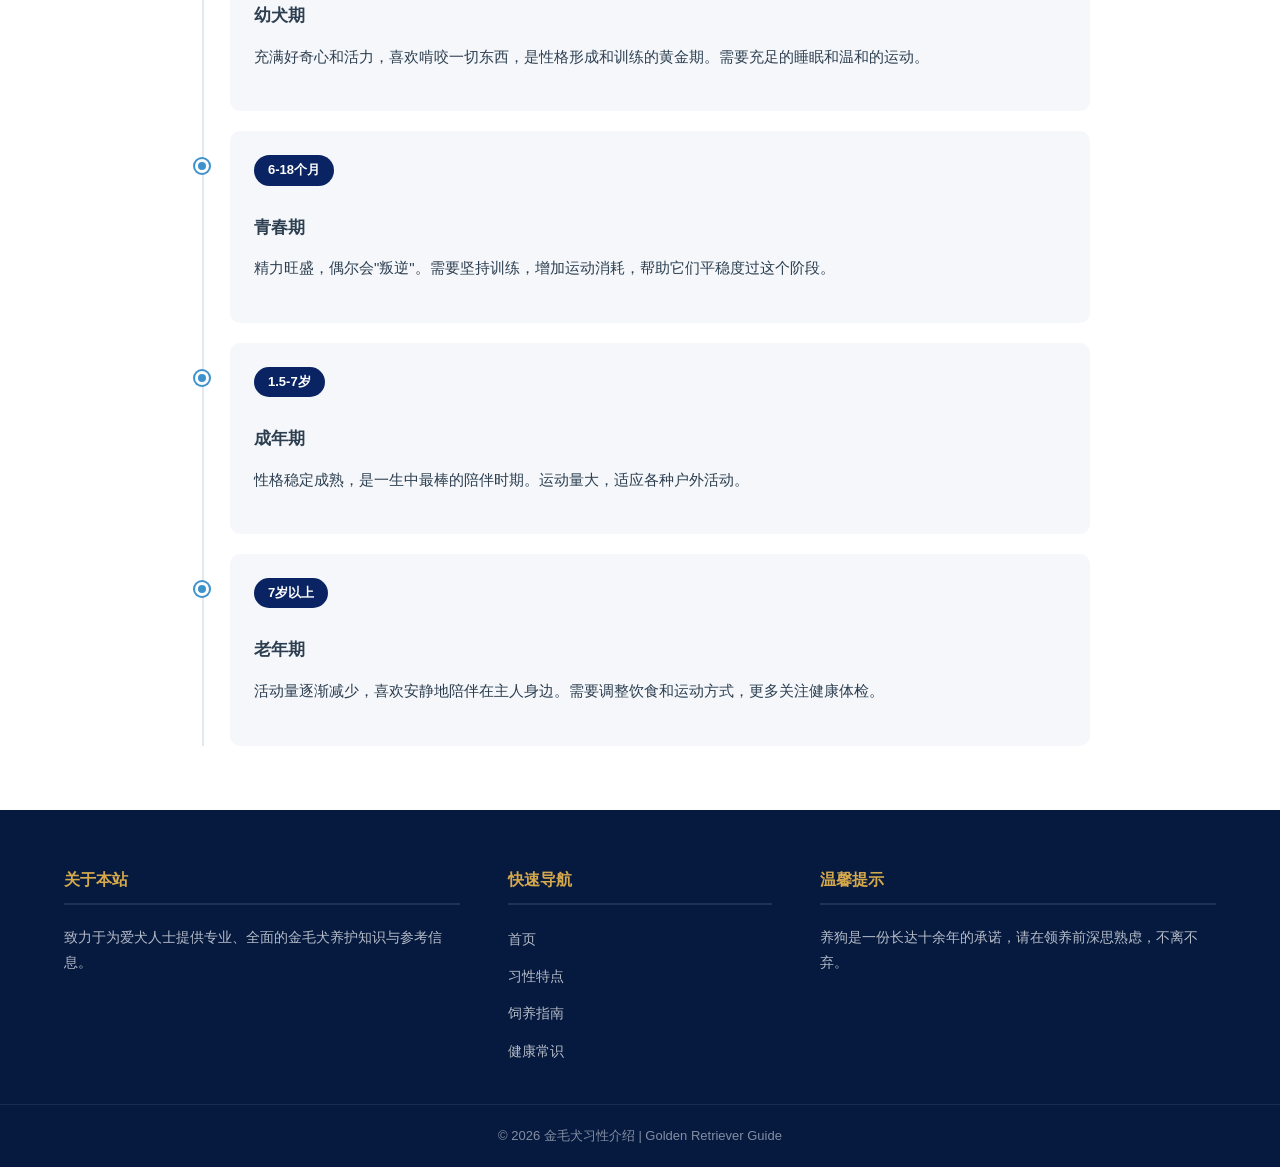
<file: golden-retriever/traits.html>
<!DOCTYPE html>
<html lang="zh-CN">
<head>
    <meta charset="UTF-8">
    <meta name="viewport" content="width=device-width, initial-scale=1.0">
    <meta name="description" content="金毛犬习性特点详解 - 性格、行为、社交能力、运动需求等全面分析">
    <title>习性特点 | 金毛犬习性介绍</title>
    <link rel="stylesheet" href="css/style.css">
</head>
<body>
    <header class="site-header">
        <nav class="nav-container">
            <a href="index.html" class="logo"><span class="logo-icon">🐕</span><span class="logo-text">Golden Retriever</span></a>
            <ul class="nav-menu">
                <li><a href="index.html">首页</a></li>
                <li><a href="traits.html" class="active">习性特点</a></li>
                <li><a href="care.html">饲养指南</a></li>
                <li><a href="health.html">健康常识</a></li>
            </ul>
            <button class="nav-toggle" aria-label="菜单"><span></span><span></span><span></span></button>
        </nav>
    </header>

    <main>
        <section class="page-header"><div class="container"><h1>金毛犬习性特点</h1><p class="page-subtitle">深入了解这一温柔犬种的性格与行为特征</p></div></section>

        <section class="content-section">
            <div class="container">
                <article class="article-content">
                    <div class="article-image"><img src="images/golden-traits.jpg" alt="金毛犬与儿童玩耍"></div>

                    <h2>一、性格特点</h2>
                    <div class="trait-grid">
                        <div class="trait-box"><h3>😊 温顺友善</h3><p>金毛犬最突出的性格特点就是温顺友善，被誉为"犬界暖男"。它们对人类充满信任，几乎不会表现出攻击性，即使面对陌生人也会摇尾示好。</p></div>
                        <div class="trait-box"><h3>🧠 聪明伶俐</h3><p>金毛犬在犬类智商排行榜上位列第四，相当于6-7岁儿童的智力水平。它们学习能力强，能快速掌握各种指令和技能。</p></div>
                        <div class="trait-box"><h3>💕 忠诚依恋</h3><p>金毛犬对主人极度忠诚，喜欢时刻陪伴在家人身边。它们不喜欢长时间独处，分离焦虑在该品种中较为常见。</p></div>
                        <div class="trait-box"><h3>🎈 活泼开朗</h3><p>金毛犬性格开朗乐观，脸上总是挂着"笑容"。它们的快乐情绪很容易感染周围的人，是天然的"情绪治愈师"。</p></div>
                    </div>

                    <h2>二、社交行为</h2>
                    <div class="behavior-block"><h3>与人类的相处</h3><p>金毛犬天生热爱人类，尤其喜欢与儿童互动。它们耐心十足，能容忍孩子的拉扯和吵闹，被称为"最佳保姆犬"。</p></div>
                    <div class="behavior-block"><h3>与其他动物的相处</h3><p>大多数金毛犬与其他狗狗能和平相处，特别是在幼犬时期进行良好的社会化训练后。对于猫咪等其他宠物，金毛犬的接受度也较高。</p></div>

                    <h2>三、运动需求</h2>
                    <div class="exercise-info">
                        <div class="exercise-card"><div class="exercise-icon">🏃</div><h4>每日运动时长</h4><p class="exercise-value">60-90 分钟</p><p class="exercise-desc">分早晚两次进行，避免在高温时段剧烈运动</p></div>
                        <div class="exercise-card"><div class="exercise-icon">🏊</div><h4>最爱运动</h4><p class="exercise-value">游泳、接球、跑步</p><p class="exercise-desc">金毛是水猎犬后代，天生热爱水上活动</p></div>
                        <div class="exercise-card"><div class="exercise-icon">🧩</div><h4>脑力训练</h4><p class="exercise-value">15-20 分钟/天</p><p class="exercise-desc">益智玩具、服从训练、气味游戏等</p></div>
                    </div>

                    <h2>四、常见行为习惯</h2>
                    <ul class="habit-list">
                        <li><strong>爱叼东西：</strong>源于寻回犬的本能，金毛喜欢用嘴衔住各种物品。主人应提供安全的咬胶和玩具。</li>
                        <li><strong>热情扑人：</strong>见到主人或熟人时，金毛常常会兴奋地扑上去表达喜爱。应从小训练其养成"坐好再打招呼"的习惯。</li>
                        <li><strong>食量大、爱吃：</strong>金毛是不折不扣的"吃货"，容易发胖。主人需要严格控制饮食量和喂食频率。</li>
                        <li><strong>掉毛严重：</strong>金毛拥有双层被毛，每年春秋两季会大量换毛。需要每天梳理。</li>
                        <li><strong>好奇心强：</strong>金毛对周围的一切都充满好奇，带出门时要注意牵好牵引绳。</li>
                        <li><strong>情感丰富：</strong>金毛能敏锐感知主人的情绪变化，是天然的情感支持犬。</li>
                    </ul>

                    <h2>五、不同成长阶段的习性变化</h2>
                    <div class="stage-timeline">
                        <div class="stage-item"><div class="stage-age">0-6个月</div><h4>幼犬期</h4><p>充满好奇心和活力，喜欢啃咬一切东西，是性格形成和训练的黄金期。需要充足的睡眠和温和的运动。</p></div>
                        <div class="stage-item"><div class="stage-age">6-18个月</div><h4>青春期</h4><p>精力旺盛，偶尔会"叛逆"。需要坚持训练，增加运动消耗，帮助它们平稳度过这个阶段。</p></div>
                        <div class="stage-item"><div class="stage-age">1.5-7岁</div><h4>成年期</h4><p>性格稳定成熟，是一生中最棒的陪伴时期。运动量大，适应各种户外活动。</p></div>
                        <div class="stage-item"><div class="stage-age">7岁以上</div><h4>老年期</h4><p>活动量逐渐减少，喜欢安静地陪伴在主人身边。需要调整饮食和运动方式，更多关注健康体检。</p></div>
                    </div>
                </article>
            </div>
        </section>
    </main>

    <footer class="site-footer">
        <div class="container footer-content">
            <div class="footer-col"><h4>关于本站</h4><p>致力于为爱犬人士提供专业、全面的金毛犬养护知识与参考信息。</p></div>
            <div class="footer-col"><h4>快速导航</h4><ul><li><a href="index.html">首页</a></li><li><a href="traits.html">习性特点</a></li><li><a href="care.html">饲养指南</a></li><li><a href="health.html">健康常识</a></li></ul></div>
            <div class="footer-col"><h4>温馨提示</h4><p>养狗是一份长达十余年的承诺，请在领养前深思熟虑，不离不弃。</p></div>
        </div>
        <div class="footer-bottom"><p>&copy; 2026 金毛犬习性介绍 | Golden Retriever Guide</p></div>
    </footer>
    <script src="js/main.js"></script>
</body>
</html>
</file>
<file: style.css>
/* ============================================ 金毛犬习性介绍网站 - 藏蓝色主题 ============================================ */
*,*::before,*::after{margin:0;padding:0;box-sizing:border-box}
:root{
    --color-primary:#0A2463;--color-primary-dark:#061A40;--color-primary-light:#1E3A8A;
    --color-accent:#3E92CC;--color-gold:#D4A84B;--color-bg:#FFFFFF;--color-bg-alt:#F5F7FA;
    --color-text:#2C3E50;--color-text-light:#64748B;--color-border:#E2E8F0;
    --color-success:#10B981;--color-danger:#EF4444;--color-warning:#F59E0B;
    --shadow-sm:0 2px 8px rgba(10,36,99,0.06);--shadow-md:0 4px 16px rgba(10,36,99,0.08);
    --shadow-lg:0 8px 32px rgba(10,36,99,0.12);
    --radius-sm:6px;--radius-md:10px;--radius-lg:16px;--transition:all 0.3s ease;
    --container-width:1200px;
}
html{scroll-behavior:smooth;font-size:16px}
body{font-family:-apple-system,BlinkMacSystemFont,"Segoe UI","PingFang SC","Hiragino Sans GB","Microsoft YaHei",sans-serif;line-height:1.7;color:var(--color-text);background:var(--color-bg);-webkit-font-smoothing:antialiased}
img{max-width:100%;height:auto;display:block}
a{text-decoration:none;color:inherit;transition:var(--transition)}
ul{list-style:none}
.container{max-width:var(--container-width);margin:0 auto;padding:0 24px}

/* 头部导航 */
.site-header{position:sticky;top:0;z-index:100;background:rgba(255,255,255,0.98);backdrop-filter:blur(10px);box-shadow:var(--shadow-sm);border-bottom:1px solid var(--color-border)}
.nav-container{max-width:var(--container-width);margin:0 auto;padding:16px 24px;display:flex;align-items:center;justify-content:space-between}
.logo{display:flex;align-items:center;gap:10px;font-size:20px;font-weight:700;color:var(--color-primary)}
.logo-icon{font-size:28px}
.nav-menu{display:flex;gap:8px}
.nav-menu a{display:block;padding:10px 18px;border-radius:var(--radius-sm);font-size:15px;font-weight:500;color:var(--color-text);position:relative}
.nav-menu a:hover{color:var(--color-primary);background:var(--color-bg-alt)}
.nav-menu a.active{color:var(--color-primary);background:rgba(10,36,99,0.08)}
.nav-menu a.active::after{content:'';position:absolute;bottom:0;left:50%;transform:translateX(-50%);width:24px;height:3px;background:var(--color-accent);border-radius:2px}
.nav-toggle{display:none;flex-direction:column;gap:5px;background:none;border:none;cursor:pointer;padding:6px}
.nav-toggle span{display:block;width:24px;height:2px;background:var(--color-primary);border-radius:2px;transition:var(--transition)}
.nav-toggle.active span:nth-child(1){transform:translateY(7px) rotate(45deg)}
.nav-toggle.active span:nth-child(2){opacity:0}
.nav-toggle.active span:nth-child(3){transform:translateY(-7px) rotate(-45deg)}

/* 按钮 */
.btn{display:inline-flex;align-items:center;justify-content:center;padding:12px 28px;border-radius:var(--radius-sm);font-size:15px;font-weight:600;cursor:pointer;border:2px solid transparent;transition:var(--transition);white-space:nowrap}
.btn-primary{background:var(--color-primary);color:#fff;border-color:var(--color-primary)}
.btn-primary:hover{background:var(--color-primary-dark);border-color:var(--color-primary-dark);transform:translateY(-1px);box-shadow:var(--shadow-md)}
.btn-outline{background:transparent;color:var(--color-primary);border-color:var(--color-primary)}
.btn-outline:hover{background:var(--color-primary);color:#fff;transform:translateY(-1px)}
.btn-large{padding:16px 40px;font-size:17px}

/* Hero */
.hero{padding:80px 24px;background:linear-gradient(135deg,#F0F4FF 0%,#FFFFFF 50%,#FFF8E7 100%)}
.hero .container{max-width:var(--container-width);margin:0 auto;display:grid;grid-template-columns:1.1fr 1fr;gap:60px;align-items:center}
.hero h1{font-size:52px;font-weight:800;color:var(--color-primary);line-height:1.2;margin-bottom:16px;letter-spacing:2px}
.hero-subtitle{font-size:22px;color:var(--color-accent);font-weight:600;margin-bottom:24px}
.hero-desc{font-size:16px;color:var(--color-text-light);line-height:1.9;margin-bottom:40px;max-width:520px}
.hero-buttons{display:flex;gap:16px;flex-wrap:wrap}
.hero-image img{border-radius:var(--radius-lg);box-shadow:var(--shadow-lg);width:100%;aspect-ratio:16/9;object-fit:cover}

/* 区块标题 */
.section-title{text-align:center;font-size:36px;font-weight:700;color:var(--color-primary);margin-bottom:56px;position:relative}
.section-title::after{content:'';display:block;width:60px;height:4px;background:linear-gradient(90deg,var(--color-accent),var(--color-gold));margin:16px auto 0;border-radius:2px}

/* 概览卡片 */
.overview{padding:80px 0;background:var(--color-bg)}
.overview-grid{display:grid;grid-template-columns:repeat(4,1fr);gap:24px}
.overview-card{background:var(--color-bg-alt);border-radius:var(--radius-md);padding:32px 24px;text-align:center;transition:var(--transition);border:1px solid transparent}
.overview-card:hover{transform:translateY(-4px);box-shadow:var(--shadow-md);border-color:var(--color-border);background:#fff}
.card-icon{font-size:44px;margin-bottom:16px}
.overview-card h3{font-size:19px;color:var(--color-primary);margin-bottom:12px;font-weight:700}
.overview-card p{font-size:14px;color:var(--color-text-light);line-height:1.8}

/* Feature */
.features{padding:80px 0;background:var(--color-bg-alt)}
.features-wrapper{display:grid;grid-template-columns:repeat(2,1fr);gap:40px}
.feature-item{display:flex;gap:24px;padding:32px;background:#fff;border-radius:var(--radius-md);transition:var(--transition);border-left:4px solid var(--color-accent)}
.feature-item:hover{transform:translateX(4px);box-shadow:var(--shadow-md)}
.feature-num{flex-shrink:0;width:56px;height:56px;border-radius:50%;background:linear-gradient(135deg,var(--color-primary),var(--color-accent));color:#fff;display:flex;align-items:center;justify-content:center;font-size:22px;font-weight:800}
.feature-item h3{font-size:20px;color:var(--color-primary);margin-bottom:10px;font-weight:700}
.feature-item p{color:var(--color-text-light);font-size:15px;line-height:1.8}

/* CTA */
.cta{padding:80px 0;background:linear-gradient(135deg,var(--color-primary) 0%,var(--color-primary-light) 100%)}
.cta-content{text-align:center;color:#fff}
.cta-content h2{font-size:36px;margin-bottom:16px;font-weight:700}
.cta-content p{font-size:17px;opacity:0.9;margin-bottom:32px}
.cta-content .btn-primary{background:var(--color-gold);border-color:var(--color-gold);color:var(--color-primary-dark)}
.cta-content .btn-primary:hover{background:#E5B85C;border-color:#E5B85C;transform:translateY(-2px)}

/* 内页标题 */
.page-header{padding:64px 0;background:linear-gradient(135deg,var(--color-primary) 0%,var(--color-primary-light) 100%);color:#fff;text-align:center;position:relative;overflow:hidden}
.page-header::before{content:'🐕';position:absolute;font-size:200px;opacity:0.05;right:10%;top:50%;transform:translateY(-50%)}
.page-header h1{font-size:42px;margin-bottom:12px;font-weight:700}
.page-subtitle{font-size:17px;opacity:0.85}

/* 内容区 */
.content-section{padding:64px 0;background:var(--color-bg)}
.article-content{max-width:900px;margin:0 auto}
.article-image{margin-bottom:48px}
.article-image img{border-radius:var(--radius-lg);box-shadow:var(--shadow-md);width:100%;aspect-ratio:16/9;object-fit:cover}
.article-content h2{font-size:28px;color:var(--color-primary);margin:48px 0 24px;padding-bottom:12px;border-bottom:3px solid var(--color-bg-alt);font-weight:700}
.article-content h2:first-of-type{margin-top:0}
.article-content h3{font-size:20px;color:var(--color-primary-light);margin:28px 0 16px;font-weight:600}
.article-content h4{font-size:17px;color:var(--color-text);margin:20px 0 12px;font-weight:600}
.article-content p{color:var(--color-text);font-size:15px;line-height:1.9;margin-bottom:16px}

/* 习性页 */
.trait-grid{display:grid;grid-template-columns:repeat(2,1fr);gap:24px;margin:24px 0}
.trait-box{background:var(--color-bg-alt);border-radius:var(--radius-md);padding:28px;border-top:4px solid var(--color-accent);transition:var(--transition)}
.trait-box:hover{transform:translateY(-2px);box-shadow:var(--shadow-md)}
.trait-box h3{font-size:19px;margin-top:0;margin-bottom:12px}
.behavior-block{background:var(--color-bg-alt);padding:28px;border-radius:var(--radius-md);margin-bottom:20px}
.exercise-info{display:grid;grid-template-columns:repeat(3,1fr);gap:20px;margin:24px 0}
.exercise-card{background:linear-gradient(135deg,var(--color-primary) 0%,var(--color-accent) 100%);color:#fff;border-radius:var(--radius-md);padding:28px 20px;text-align:center}
.exercise-icon{font-size:36px;margin-bottom:12px}
.exercise-card h4{font-size:16px;color:#fff;margin-bottom:8px;opacity:0.9}
.exercise-value{font-size:22px;font-weight:700;margin-bottom:8px!important}
.exercise-desc{font-size:13px!important;opacity:0.8;margin-bottom:0!important;line-height:1.6!important}
.habit-list{display:grid;gap:16px}
.habit-list li{background:var(--color-bg-alt);padding:20px 24px;border-radius:var(--radius-sm);border-left:4px solid var(--color-gold);line-height:1.8;color:var(--color-text)}
.habit-list strong{color:var(--color-primary)}
.stage-timeline{display:grid;gap:20px;position:relative;padding-left:40px}
.stage-timeline::before{content:'';position:absolute;left:12px;top:0;bottom:0;width:2px;background:var(--color-border)}
.stage-item{background:var(--color-bg-alt);padding:24px;border-radius:var(--radius-md);position:relative}
.stage-item::before{content:'';position:absolute;left:-35px;top:28px;width:14px;height:14px;border-radius:50%;background:var(--color-accent);border:3px solid #fff;box-shadow:0 0 0 2px var(--color-accent)}
.stage-age{display:inline-block;background:var(--color-primary);color:#fff;padding:4px 14px;border-radius:20px;font-size:13px;font-weight:600;margin-bottom:8px}

/* 饲养页 */
.diet-section{margin:24px 0}
.diet-table{overflow-x:auto;margin-bottom:32px}
.diet-table h3{margin-top:0}
.diet-table table{width:100%;border-collapse:collapse;background:#fff;border-radius:var(--radius-md);overflow:hidden;box-shadow:var(--shadow-sm)}
.diet-table th,.diet-table td{padding:14px 16px;text-align:left;border-bottom:1px solid var(--color-border);font-size:14px}
.diet-table th{background:var(--color-primary);color:#fff;font-weight:600}
.diet-table tr:hover td{background:var(--color-bg-alt)}
.diet-table tr:last-child td{border-bottom:none}
.food-tips{display:grid;grid-template-columns:1fr 1fr;gap:24px}
.tip-good,.tip-bad{padding:24px;border-radius:var(--radius-md)}
.tip-good{background:#ECFDF5;border:1px solid #A7F3D0}
.tip-bad{background:#FEF2F2;border:1px solid #FECACA}
.tip-good h4{color:#065F46;margin-top:0;margin-bottom:12px}
.tip-bad h4{color:#991B1B;margin-top:0;margin-bottom:12px}
.tip-good ul,.tip-bad ul{display:grid;gap:8px}
.tip-good li,.tip-bad li{padding-left:20px;position:relative;font-size:14px;line-height:1.6}
.tip-good li::before{content:'✓';position:absolute;left:0;color:#10B981;font-weight:700}
.tip-bad li::before{content:'✕';position:absolute;left:0;color:#EF4444;font-weight:700}
.grooming-grid{display:grid;grid-template-columns:repeat(3,1fr);gap:20px;margin:24px 0}
.groom-card{background:#fff;border:1px solid var(--color-border);border-radius:var(--radius-md);padding:24px;text-align:center;transition:var(--transition)}
.groom-card:hover{transform:translateY(-2px);border-color:var(--color-accent);box-shadow:var(--shadow-md)}
.groom-icon{font-size:36px;margin-bottom:12px}
.groom-card h3{margin-top:0;margin-bottom:8px}
.groom-card p{font-size:14px;line-height:1.7}
.training-section{display:grid;gap:20px;margin:24px 0}
.training-card{background:var(--color-bg-alt);padding:24px 28px;border-radius:var(--radius-md);border-left:5px solid var(--color-primary)}
.training-card:nth-child(2){border-left-color:var(--color-accent)}
.training-card:nth-child(3){border-left-color:var(--color-gold)}
.training-card h3{margin-top:0;margin-bottom:12px}
.training-card ul{display:grid;gap:8px}
.training-card li{padding-left:20px;position:relative;font-size:14px;line-height:1.7}
.training-card li::before{content:'▸';position:absolute;left:0;color:var(--color-primary);font-weight:700}
.environment-info{display:grid;gap:16px}
.env-item{background:var(--color-bg-alt);padding:24px;border-radius:var(--radius-md)}

/* 健康页 */
.disease-grid{display:grid;grid-template-columns:repeat(2,1fr);gap:20px;margin:24px 0}
.disease-card{background:#fff;border:1px solid var(--color-border);border-radius:var(--radius-md);padding:24px;position:relative;transition:var(--transition)}
.disease-card:hover{transform:translateY(-2px);box-shadow:var(--shadow-md)}
.disease-tag{position:absolute;top:-10px;right:16px;padding:4px 12px;border-radius:12px;font-size:12px;font-weight:700}
.high-risk{background:#FEE2E2;color:#991B1B}
.medium-risk{background:#FEF3C7;color:#92400E}
.disease-card h3{margin-top:0;color:var(--color-primary)}
.disease-card p{font-size:14px;margin-bottom:10px}
.disease-card p:last-child{margin-bottom:0}
.vaccine-schedule{margin:24px 0}
.vaccine-timeline{display:grid;grid-template-columns:repeat(4,1fr);gap:16px;margin-bottom:24px}
.vax-stage{background:#fff;border:1px solid var(--color-border);border-radius:var(--radius-md);overflow:hidden}
.vax-age{background:var(--color-primary);color:#fff;padding:14px;text-align:center;font-weight:700;font-size:15px}
.vax-content{padding:18px}
.vax-content h4{margin-top:0;color:var(--color-primary);margin-bottom:10px}
.vax-content ul{display:grid;gap:6px}
.vax-content li{padding-left:16px;position:relative;font-size:13px;line-height:1.6}
.vax-content li::before{content:'•';position:absolute;left:0;color:var(--color-accent)}
.vaccine-note{background:#FFFBEB;border:1px solid #FDE68A;border-radius:var(--radius-md);padding:20px 24px}
.vaccine-note p{margin-bottom:8px}
.vaccine-note ul{display:grid;gap:6px}
.vaccine-note li{padding-left:16px;position:relative;font-size:14px;line-height:1.7}
.vaccine-note li::before{content:'•';position:absolute;left:0;color:var(--color-warning);font-weight:700}
.deworm-grid{display:grid;grid-template-columns:repeat(2,1fr);gap:24px;margin:24px 0}
.deworm-card{background:linear-gradient(135deg,var(--color-bg-alt) 0%,#fff 100%);border-radius:var(--radius-md);padding:28px;border:1px solid var(--color-border)}
.deworm-card h3{margin-top:0;margin-bottom:16px}
.deworm-card p{font-size:14px;margin-bottom:8px}
.deworm-tips{margin-top:12px;padding-top:12px;border-top:1px dashed var(--color-border);color:var(--color-text-light)!important;font-size:13px!important}
.checkup-list{display:grid;grid-template-columns:repeat(2,1fr);gap:24px;margin:24px 0}
.checkup-basic,.checkup-lab{background:var(--color-bg-alt);padding:24px;border-radius:var(--radius-md)}
.checkup-basic h3,.checkup-lab h3{margin-top:0;color:var(--color-primary);padding-bottom:12px;border-bottom:2px solid #fff;margin-bottom:16px}
.checkup-basic ul,.checkup-lab ul{display:grid;gap:10px}
.checkup-basic li,.checkup-lab li{padding-left:24px;position:relative;font-size:14px;line-height:1.6}
.checkup-basic li::before{content:'✓';position:absolute;left:0;color:var(--color-success);font-weight:700}
.checkup-lab li::before{content:'🧪';position:absolute;left:0;font-size:13px}
.check-grid{display:grid;grid-template-columns:repeat(3,1fr);gap:16px}
.check-item{background:#fff;border:1px solid var(--color-border);border-radius:var(--radius-sm);padding:16px;display:flex;gap:14px;align-items:flex-start}
.check-icon{font-size:28px;flex-shrink:0}
.check-item strong{display:block;color:var(--color-primary);margin-bottom:4px;font-size:14px}
.check-item p{font-size:13px;color:var(--color-text-light);margin-bottom:0;line-height:1.6}
.health-reminder{background:linear-gradient(135deg,var(--color-primary) 0%,var(--color-primary-light) 100%);color:#fff;border-radius:var(--radius-md);padding:32px;margin-top:32px}
.health-reminder h3{color:#fff;margin-top:0;margin-bottom:14px}
.health-reminder p{color:rgba(255,255,255,0.92);margin-bottom:0;line-height:1.9}

/* 页脚 */
.site-footer{background:var(--color-primary-dark);color:#fff;padding-top:56px}
.footer-content{display:grid;grid-template-columns:1.5fr 1fr 1.5fr;gap:48px;padding-bottom:40px}
.footer-col h4{font-size:16px;margin-bottom:20px;padding-bottom:10px;border-bottom:2px solid rgba(255,255,255,0.1);color:var(--color-gold)}
.footer-col p{color:rgba(255,255,255,0.7);font-size:14px;line-height:1.8}
.footer-col ul{display:grid;gap:10px}
.footer-col a{color:rgba(255,255,255,0.7);font-size:14px}
.footer-col a:hover{color:var(--color-gold);padding-left:4px}
.footer-bottom{text-align:center;padding:20px 24px;border-top:1px solid rgba(255,255,255,0.08);color:rgba(255,255,255,0.5);font-size:13px}

/* 响应式 - 平板 */
@media (max-width:992px){
    html{font-size:15px}
    .hero .container{grid-template-columns:1fr;gap:40px}
    .hero h1{font-size:40px}
    .overview-grid{grid-template-columns:repeat(2,1fr)}
    .features-wrapper{grid-template-columns:1fr;gap:24px}
    .trait-grid,.food-tips,.disease-grid,.deworm-grid,.checkup-list{grid-template-columns:1fr}
    .exercise-info{grid-template-columns:1fr}
    .grooming-grid{grid-template-columns:repeat(2,1fr)}
    .vaccine-timeline{grid-template-columns:repeat(2,1fr)}
    .check-grid{grid-template-columns:repeat(2,1fr)}
    .footer-content{grid-template-columns:1fr 1fr;gap:32px}
    .footer-col:last-child{grid-column:1/-1}
}
/* 响应式 - 手机 */
@media (max-width:640px){
    html{font-size:14px}
    .nav-toggle{display:flex}
    .nav-menu{position:absolute;top:100%;left:0;right:0;flex-direction:column;background:#fff;padding:16px;gap:4px;box-shadow:var(--shadow-md);transform:translateY(-10px);opacity:0;pointer-events:none;transition:var(--transition);border-top:1px solid var(--color-border)}
    .nav-menu.active{transform:translateY(0);opacity:1;pointer-events:auto}
    .nav-menu a{padding:12px 16px}
    .hero{padding:48px 20px}
    .hero h1{font-size:32px;letter-spacing:1px}
    .hero-buttons{flex-direction:column}
    .hero-buttons .btn{width:100%}
    .section-title{font-size:26px;margin-bottom:36px}
    .overview,.features,.cta{padding:56px 0}
    .overview-grid{grid-template-columns:1fr;gap:16px}
    .feature-item{flex-direction:column;padding:24px;gap:16px}
    .page-header{padding:48px 20px}
    .page-header h1{font-size:28px}
    .content-section{padding:40px 0}
    .article-content h2{font-size:22px;margin:32px 0 18px}
    .grooming-grid{grid-template-columns:1fr}
    .vaccine-timeline{grid-template-columns:1fr}
    .check-grid{grid-template-columns:1fr}
    .footer-content{grid-template-columns:1fr;gap:28px}
    .footer-col:last-child{grid-column:auto}
}
@keyframes fadeInUp{from{opacity:0;transform:translateY(20px)}to{opacity:1;transform:translateY(0)}}
.hero,.overview-card,.feature-item,.trait-box,.exercise-card,.groom-card,.disease-card{animation:fadeInUp 0.6s ease both}
.overview-card:nth-child(2){animation-delay:0.1s}
.overview-card:nth-child(3){animation-delay:0.2s}
.overview-card:nth-child(4){animation-delay:0.3s}
</file>
<file: golden-retriever/css/style.css>
/* ============================================ 金毛犬习性介绍网站 - 藏蓝色主题 ============================================ */
*,*::before,*::after{margin:0;padding:0;box-sizing:border-box}
:root{
    --color-primary:#0A2463;--color-primary-dark:#061A40;--color-primary-light:#1E3A8A;
    --color-accent:#3E92CC;--color-gold:#D4A84B;--color-bg:#FFFFFF;--color-bg-alt:#F5F7FA;
    --color-text:#2C3E50;--color-text-light:#64748B;--color-border:#E2E8F0;
    --color-success:#10B981;--color-danger:#EF4444;--color-warning:#F59E0B;
    --shadow-sm:0 2px 8px rgba(10,36,99,0.06);--shadow-md:0 4px 16px rgba(10,36,99,0.08);
    --shadow-lg:0 8px 32px rgba(10,36,99,0.12);
    --radius-sm:6px;--radius-md:10px;--radius-lg:16px;--transition:all 0.3s ease;
    --container-width:1200px;
}
html{scroll-behavior:smooth;font-size:16px}
body{font-family:-apple-system,BlinkMacSystemFont,"Segoe UI","PingFang SC","Hiragino Sans GB","Microsoft YaHei",sans-serif;line-height:1.7;color:var(--color-text);background:var(--color-bg);-webkit-font-smoothing:antialiased}
img{max-width:100%;height:auto;display:block}
a{text-decoration:none;color:inherit;transition:var(--transition)}
ul{list-style:none}
.container{max-width:var(--container-width);margin:0 auto;padding:0 24px}

/* 头部导航 */
.site-header{position:sticky;top:0;z-index:100;background:rgba(255,255,255,0.98);backdrop-filter:blur(10px);box-shadow:var(--shadow-sm);border-bottom:1px solid var(--color-border)}
.nav-container{max-width:var(--container-width);margin:0 auto;padding:16px 24px;display:flex;align-items:center;justify-content:space-between}
.logo{display:flex;align-items:center;gap:10px;font-size:20px;font-weight:700;color:var(--color-primary)}
.logo-icon{font-size:28px}
.nav-menu{display:flex;gap:8px}
.nav-menu a{display:block;padding:10px 18px;border-radius:var(--radius-sm);font-size:15px;font-weight:500;color:var(--color-text);position:relative}
.nav-menu a:hover{color:var(--color-primary);background:var(--color-bg-alt)}
.nav-menu a.active{color:var(--color-primary);background:rgba(10,36,99,0.08)}
.nav-menu a.active::after{content:'';position:absolute;bottom:0;left:50%;transform:translateX(-50%);width:24px;height:3px;background:var(--color-accent);border-radius:2px}
.nav-toggle{display:none;flex-direction:column;gap:5px;background:none;border:none;cursor:pointer;padding:6px}
.nav-toggle span{display:block;width:24px;height:2px;background:var(--color-primary);border-radius:2px;transition:var(--transition)}
.nav-toggle.active span:nth-child(1){transform:translateY(7px) rotate(45deg)}
.nav-toggle.active span:nth-child(2){opacity:0}
.nav-toggle.active span:nth-child(3){transform:translateY(-7px) rotate(-45deg)}

/* 按钮 */
.btn{display:inline-flex;align-items:center;justify-content:center;padding:12px 28px;border-radius:var(--radius-sm);font-size:15px;font-weight:600;cursor:pointer;border:2px solid transparent;transition:var(--transition);white-space:nowrap}
.btn-primary{background:var(--color-primary);color:#fff;border-color:var(--color-primary)}
.btn-primary:hover{background:var(--color-primary-dark);border-color:var(--color-primary-dark);transform:translateY(-1px);box-shadow:var(--shadow-md)}
.btn-outline{background:transparent;color:var(--color-primary);border-color:var(--color-primary)}
.btn-outline:hover{background:var(--color-primary);color:#fff;transform:translateY(-1px)}
.btn-large{padding:16px 40px;font-size:17px}

/* Hero */
.hero{padding:80px 24px;background:linear-gradient(135deg,#F0F4FF 0%,#FFFFFF 50%,#FFF8E7 100%)}
.hero .container{max-width:var(--container-width);margin:0 auto;display:grid;grid-template-columns:1.1fr 1fr;gap:60px;align-items:center}
.hero h1{font-size:52px;font-weight:800;color:var(--color-primary);line-height:1.2;margin-bottom:16px;letter-spacing:2px}
.hero-subtitle{font-size:22px;color:var(--color-accent);font-weight:600;margin-bottom:24px}
.hero-desc{font-size:16px;color:var(--color-text-light);line-height:1.9;margin-bottom:40px;max-width:520px}
.hero-buttons{display:flex;gap:16px;flex-wrap:wrap}
.hero-image img{border-radius:var(--radius-lg);box-shadow:var(--shadow-lg);width:100%;aspect-ratio:16/9;object-fit:cover}

/* 区块标题 */
.section-title{text-align:center;font-size:36px;font-weight:700;color:var(--color-primary);margin-bottom:56px;position:relative}
.section-title::after{content:'';display:block;width:60px;height:4px;background:linear-gradient(90deg,var(--color-accent),var(--color-gold));margin:16px auto 0;border-radius:2px}

/* 概览卡片 */
.overview{padding:80px 0;background:var(--color-bg)}
.overview-grid{display:grid;grid-template-columns:repeat(4,1fr);gap:24px}
.overview-card{background:var(--color-bg-alt);border-radius:var(--radius-md);padding:32px 24px;text-align:center;transition:var(--transition);border:1px solid transparent}
.overview-card:hover{transform:translateY(-4px);box-shadow:var(--shadow-md);border-color:var(--color-border);background:#fff}
.card-icon{font-size:44px;margin-bottom:16px}
.overview-card h3{font-size:19px;color:var(--color-primary);margin-bottom:12px;font-weight:700}
.overview-card p{font-size:14px;color:var(--color-text-light);line-height:1.8}

/* Feature */
.features{padding:80px 0;background:var(--color-bg-alt)}
.features-wrapper{display:grid;grid-template-columns:repeat(2,1fr);gap:40px}
.feature-item{display:flex;gap:24px;padding:32px;background:#fff;border-radius:var(--radius-md);transition:var(--transition);border-left:4px solid var(--color-accent)}
.feature-item:hover{transform:translateX(4px);box-shadow:var(--shadow-md)}
.feature-num{flex-shrink:0;width:56px;height:56px;border-radius:50%;background:linear-gradient(135deg,var(--color-primary),var(--color-accent));color:#fff;display:flex;align-items:center;justify-content:center;font-size:22px;font-weight:800}
.feature-item h3{font-size:20px;color:var(--color-primary);margin-bottom:10px;font-weight:700}
.feature-item p{color:var(--color-text-light);font-size:15px;line-height:1.8}

/* CTA */
.cta{padding:80px 0;background:linear-gradient(135deg,var(--color-primary) 0%,var(--color-primary-light) 100%)}
.cta-content{text-align:center;color:#fff}
.cta-content h2{font-size:36px;margin-bottom:16px;font-weight:700}
.cta-content p{font-size:17px;opacity:0.9;margin-bottom:32px}
.cta-content .btn-primary{background:var(--color-gold);border-color:var(--color-gold);color:var(--color-primary-dark)}
.cta-content .btn-primary:hover{background:#E5B85C;border-color:#E5B85C;transform:translateY(-2px)}

/* 内页标题 */
.page-header{padding:64px 0;background:linear-gradient(135deg,var(--color-primary) 0%,var(--color-primary-light) 100%);color:#fff;text-align:center;position:relative;overflow:hidden}
.page-header::before{content:'🐕';position:absolute;font-size:200px;opacity:0.05;right:10%;top:50%;transform:translateY(-50%)}
.page-header h1{font-size:42px;margin-bottom:12px;font-weight:700}
.page-subtitle{font-size:17px;opacity:0.85}

/* 内容区 */
.content-section{padding:64px 0;background:var(--color-bg)}
.article-content{max-width:900px;margin:0 auto}
.article-image{margin-bottom:48px}
.article-image img{border-radius:var(--radius-lg);box-shadow:var(--shadow-md);width:100%;aspect-ratio:16/9;object-fit:cover}
.article-content h2{font-size:28px;color:var(--color-primary);margin:48px 0 24px;padding-bottom:12px;border-bottom:3px solid var(--color-bg-alt);font-weight:700}
.article-content h2:first-of-type{margin-top:0}
.article-content h3{font-size:20px;color:var(--color-primary-light);margin:28px 0 16px;font-weight:600}
.article-content h4{font-size:17px;color:var(--color-text);margin:20px 0 12px;font-weight:600}
.article-content p{color:var(--color-text);font-size:15px;line-height:1.9;margin-bottom:16px}

/* 习性页 */
.trait-grid{display:grid;grid-template-columns:repeat(2,1fr);gap:24px;margin:24px 0}
.trait-box{background:var(--color-bg-alt);border-radius:var(--radius-md);padding:28px;border-top:4px solid var(--color-accent);transition:var(--transition)}
.trait-box:hover{transform:translateY(-2px);box-shadow:var(--shadow-md)}
.trait-box h3{font-size:19px;margin-top:0;margin-bottom:12px}
.behavior-block{background:var(--color-bg-alt);padding:28px;border-radius:var(--radius-md);margin-bottom:20px}
.exercise-info{display:grid;grid-template-columns:repeat(3,1fr);gap:20px;margin:24px 0}
.exercise-card{background:linear-gradient(135deg,var(--color-primary) 0%,var(--color-accent) 100%);color:#fff;border-radius:var(--radius-md);padding:28px 20px;text-align:center}
.exercise-icon{font-size:36px;margin-bottom:12px}
.exercise-card h4{font-size:16px;color:#fff;margin-bottom:8px;opacity:0.9}
.exercise-value{font-size:22px;font-weight:700;margin-bottom:8px!important}
.exercise-desc{font-size:13px!important;opacity:0.8;margin-bottom:0!important;line-height:1.6!important}
.habit-list{display:grid;gap:16px}
.habit-list li{background:var(--color-bg-alt);padding:20px 24px;border-radius:var(--radius-sm);border-left:4px solid var(--color-gold);line-height:1.8;color:var(--color-text)}
.habit-list strong{color:var(--color-primary)}
.stage-timeline{display:grid;gap:20px;position:relative;padding-left:40px}
.stage-timeline::before{content:'';position:absolute;left:12px;top:0;bottom:0;width:2px;background:var(--color-border)}
.stage-item{background:var(--color-bg-alt);padding:24px;border-radius:var(--radius-md);position:relative}
.stage-item::before{content:'';position:absolute;left:-35px;top:28px;width:14px;height:14px;border-radius:50%;background:var(--color-accent);border:3px solid #fff;box-shadow:0 0 0 2px var(--color-accent)}
.stage-age{display:inline-block;background:var(--color-primary);color:#fff;padding:4px 14px;border-radius:20px;font-size:13px;font-weight:600;margin-bottom:8px}

/* 饲养页 */
.diet-section{margin:24px 0}
.diet-table{overflow-x:auto;margin-bottom:32px}
.diet-table h3{margin-top:0}
.diet-table table{width:100%;border-collapse:collapse;background:#fff;border-radius:var(--radius-md);overflow:hidden;box-shadow:var(--shadow-sm)}
.diet-table th,.diet-table td{padding:14px 16px;text-align:left;border-bottom:1px solid var(--color-border);font-size:14px}
.diet-table th{background:var(--color-primary);color:#fff;font-weight:600}
.diet-table tr:hover td{background:var(--color-bg-alt)}
.diet-table tr:last-child td{border-bottom:none}
.food-tips{display:grid;grid-template-columns:1fr 1fr;gap:24px}
.tip-good,.tip-bad{padding:24px;border-radius:var(--radius-md)}
.tip-good{background:#ECFDF5;border:1px solid #A7F3D0}
.tip-bad{background:#FEF2F2;border:1px solid #FECACA}
.tip-good h4{color:#065F46;margin-top:0;margin-bottom:12px}
.tip-bad h4{color:#991B1B;margin-top:0;margin-bottom:12px}
.tip-good ul,.tip-bad ul{display:grid;gap:8px}
.tip-good li,.tip-bad li{padding-left:20px;position:relative;font-size:14px;line-height:1.6}
.tip-good li::before{content:'✓';position:absolute;left:0;color:#10B981;font-weight:700}
.tip-bad li::before{content:'✕';position:absolute;left:0;color:#EF4444;font-weight:700}
.grooming-grid{display:grid;grid-template-columns:repeat(3,1fr);gap:20px;margin:24px 0}
.groom-card{background:#fff;border:1px solid var(--color-border);border-radius:var(--radius-md);padding:24px;text-align:center;transition:var(--transition)}
.groom-card:hover{transform:translateY(-2px);border-color:var(--color-accent);box-shadow:var(--shadow-md)}
.groom-icon{font-size:36px;margin-bottom:12px}
.groom-card h3{margin-top:0;margin-bottom:8px}
.groom-card p{font-size:14px;line-height:1.7}
.training-section{display:grid;gap:20px;margin:24px 0}
.training-card{background:var(--color-bg-alt);padding:24px 28px;border-radius:var(--radius-md);border-left:5px solid var(--color-primary)}
.training-card:nth-child(2){border-left-color:var(--color-accent)}
.training-card:nth-child(3){border-left-color:var(--color-gold)}
.training-card h3{margin-top:0;margin-bottom:12px}
.training-card ul{display:grid;gap:8px}
.training-card li{padding-left:20px;position:relative;font-size:14px;line-height:1.7}
.training-card li::before{content:'▸';position:absolute;left:0;color:var(--color-primary);font-weight:700}
.environment-info{display:grid;gap:16px}
.env-item{background:var(--color-bg-alt);padding:24px;border-radius:var(--radius-md)}

/* 健康页 */
.disease-grid{display:grid;grid-template-columns:repeat(2,1fr);gap:20px;margin:24px 0}
.disease-card{background:#fff;border:1px solid var(--color-border);border-radius:var(--radius-md);padding:24px;position:relative;transition:var(--transition)}
.disease-card:hover{transform:translateY(-2px);box-shadow:var(--shadow-md)}
.disease-tag{position:absolute;top:-10px;right:16px;padding:4px 12px;border-radius:12px;font-size:12px;font-weight:700}
.high-risk{background:#FEE2E2;color:#991B1B}
.medium-risk{background:#FEF3C7;color:#92400E}
.disease-card h3{margin-top:0;color:var(--color-primary)}
.disease-card p{font-size:14px;margin-bottom:10px}
.disease-card p:last-child{margin-bottom:0}
.vaccine-schedule{margin:24px 0}
.vaccine-timeline{display:grid;grid-template-columns:repeat(4,1fr);gap:16px;margin-bottom:24px}
.vax-stage{background:#fff;border:1px solid var(--color-border);border-radius:var(--radius-md);overflow:hidden}
.vax-age{background:var(--color-primary);color:#fff;padding:14px;text-align:center;font-weight:700;font-size:15px}
.vax-content{padding:18px}
.vax-content h4{margin-top:0;color:var(--color-primary);margin-bottom:10px}
.vax-content ul{display:grid;gap:6px}
.vax-content li{padding-left:16px;position:relative;font-size:13px;line-height:1.6}
.vax-content li::before{content:'•';position:absolute;left:0;color:var(--color-accent)}
.vaccine-note{background:#FFFBEB;border:1px solid #FDE68A;border-radius:var(--radius-md);padding:20px 24px}
.vaccine-note p{margin-bottom:8px}
.vaccine-note ul{display:grid;gap:6px}
.vaccine-note li{padding-left:16px;position:relative;font-size:14px;line-height:1.7}
.vaccine-note li::before{content:'•';position:absolute;left:0;color:var(--color-warning);font-weight:700}
.deworm-grid{display:grid;grid-template-columns:repeat(2,1fr);gap:24px;margin:24px 0}
.deworm-card{background:linear-gradient(135deg,var(--color-bg-alt) 0%,#fff 100%);border-radius:var(--radius-md);padding:28px;border:1px solid var(--color-border)}
.deworm-card h3{margin-top:0;margin-bottom:16px}
.deworm-card p{font-size:14px;margin-bottom:8px}
.deworm-tips{margin-top:12px;padding-top:12px;border-top:1px dashed var(--color-border);color:var(--color-text-light)!important;font-size:13px!important}
.checkup-list{display:grid;grid-template-columns:repeat(2,1fr);gap:24px;margin:24px 0}
.checkup-basic,.checkup-lab{background:var(--color-bg-alt);padding:24px;border-radius:var(--radius-md)}
.checkup-basic h3,.checkup-lab h3{margin-top:0;color:var(--color-primary);padding-bottom:12px;border-bottom:2px solid #fff;margin-bottom:16px}
.checkup-basic ul,.checkup-lab ul{display:grid;gap:10px}
.checkup-basic li,.checkup-lab li{padding-left:24px;position:relative;font-size:14px;line-height:1.6}
.checkup-basic li::before{content:'✓';position:absolute;left:0;color:var(--color-success);font-weight:700}
.checkup-lab li::before{content:'🧪';position:absolute;left:0;font-size:13px}
.check-grid{display:grid;grid-template-columns:repeat(3,1fr);gap:16px}
.check-item{background:#fff;border:1px solid var(--color-border);border-radius:var(--radius-sm);padding:16px;display:flex;gap:14px;align-items:flex-start}
.check-icon{font-size:28px;flex-shrink:0}
.check-item strong{display:block;color:var(--color-primary);margin-bottom:4px;font-size:14px}
.check-item p{font-size:13px;color:var(--color-text-light);margin-bottom:0;line-height:1.6}
.health-reminder{background:linear-gradient(135deg,var(--color-primary) 0%,var(--color-primary-light) 100%);color:#fff;border-radius:var(--radius-md);padding:32px;margin-top:32px}
.health-reminder h3{color:#fff;margin-top:0;margin-bottom:14px}
.health-reminder p{color:rgba(255,255,255,0.92);margin-bottom:0;line-height:1.9}

/* 页脚 */
.site-footer{background:var(--color-primary-dark);color:#fff;padding-top:56px}
.footer-content{display:grid;grid-template-columns:1.5fr 1fr 1.5fr;gap:48px;padding-bottom:40px}
.footer-col h4{font-size:16px;margin-bottom:20px;padding-bottom:10px;border-bottom:2px solid rgba(255,255,255,0.1);color:var(--color-gold)}
.footer-col p{color:rgba(255,255,255,0.7);font-size:14px;line-height:1.8}
.footer-col ul{display:grid;gap:10px}
.footer-col a{color:rgba(255,255,255,0.7);font-size:14px}
.footer-col a:hover{color:var(--color-gold);padding-left:4px}
.footer-bottom{text-align:center;padding:20px 24px;border-top:1px solid rgba(255,255,255,0.08);color:rgba(255,255,255,0.5);font-size:13px}

/* 响应式 - 平板 */
@media (max-width:992px){
    html{font-size:15px}
    .hero .container{grid-template-columns:1fr;gap:40px}
    .hero h1{font-size:40px}
    .overview-grid{grid-template-columns:repeat(2,1fr)}
    .features-wrapper{grid-template-columns:1fr;gap:24px}
    .trait-grid,.food-tips,.disease-grid,.deworm-grid,.checkup-list{grid-template-columns:1fr}
    .exercise-info{grid-template-columns:1fr}
    .grooming-grid{grid-template-columns:repeat(2,1fr)}
    .vaccine-timeline{grid-template-columns:repeat(2,1fr)}
    .check-grid{grid-template-columns:repeat(2,1fr)}
    .footer-content{grid-template-columns:1fr 1fr;gap:32px}
    .footer-col:last-child{grid-column:1/-1}
}
/* 响应式 - 手机 */
@media (max-width:640px){
    html{font-size:14px}
    .nav-toggle{display:flex}
    .nav-menu{position:absolute;top:100%;left:0;right:0;flex-direction:column;background:#fff;padding:16px;gap:4px;box-shadow:var(--shadow-md);transform:translateY(-10px);opacity:0;pointer-events:none;transition:var(--transition);border-top:1px solid var(--color-border)}
    .nav-menu.active{transform:translateY(0);opacity:1;pointer-events:auto}
    .nav-menu a{padding:12px 16px}
    .hero{padding:48px 20px}
    .hero h1{font-size:32px;letter-spacing:1px}
    .hero-buttons{flex-direction:column}
    .hero-buttons .btn{width:100%}
    .section-title{font-size:26px;margin-bottom:36px}
    .overview,.features,.cta{padding:56px 0}
    .overview-grid{grid-template-columns:1fr;gap:16px}
    .feature-item{flex-direction:column;padding:24px;gap:16px}
    .page-header{padding:48px 20px}
    .page-header h1{font-size:28px}
    .content-section{padding:40px 0}
    .article-content h2{font-size:22px;margin:32px 0 18px}
    .grooming-grid{grid-template-columns:1fr}
    .vaccine-timeline{grid-template-columns:1fr}
    .check-grid{grid-template-columns:1fr}
    .footer-content{grid-template-columns:1fr;gap:28px}
    .footer-col:last-child{grid-column:auto}
}
@keyframes fadeInUp{from{opacity:0;transform:translateY(20px)}to{opacity:1;transform:translateY(0)}}
.hero,.overview-card,.feature-item,.trait-box,.exercise-card,.groom-card,.disease-card{animation:fadeInUp 0.6s ease both}
.overview-card:nth-child(2){animation-delay:0.1s}
.overview-card:nth-child(3){animation-delay:0.2s}
.overview-card:nth-child(4){animation-delay:0.3s}
</file>
